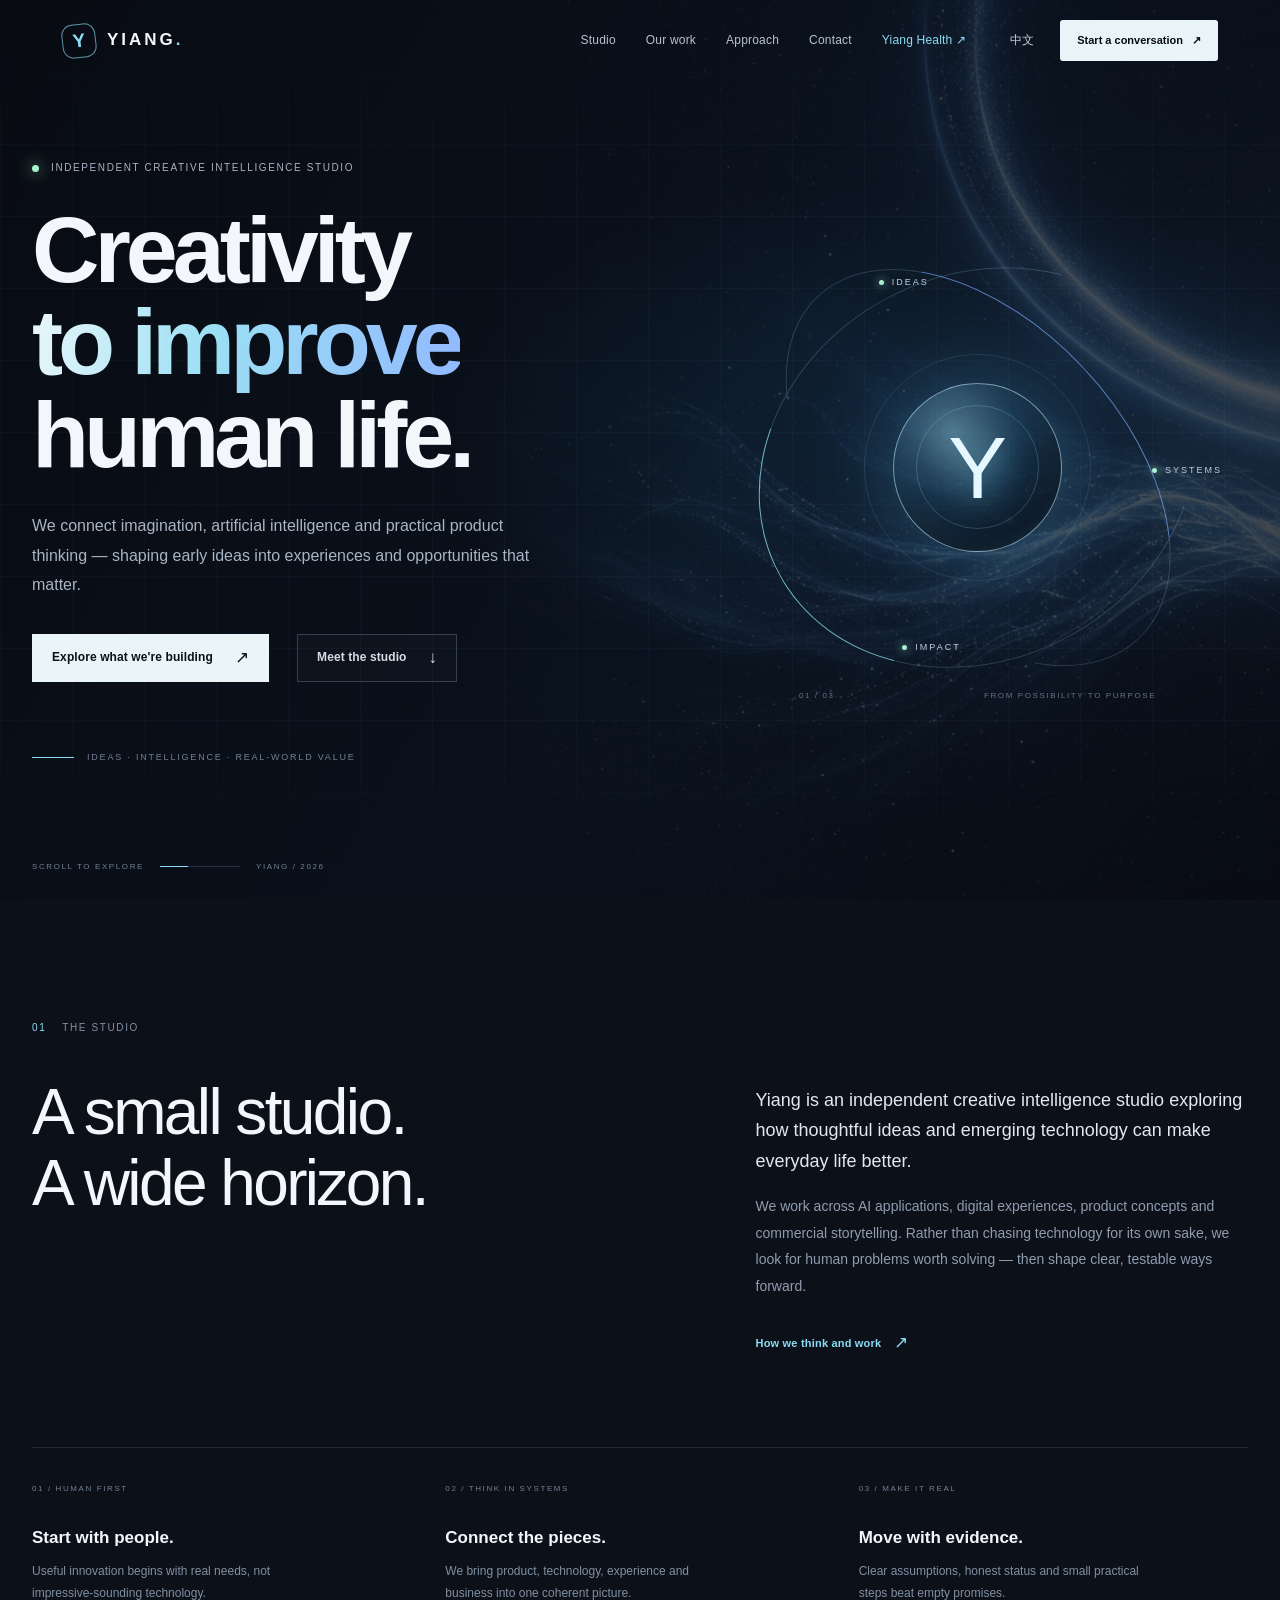
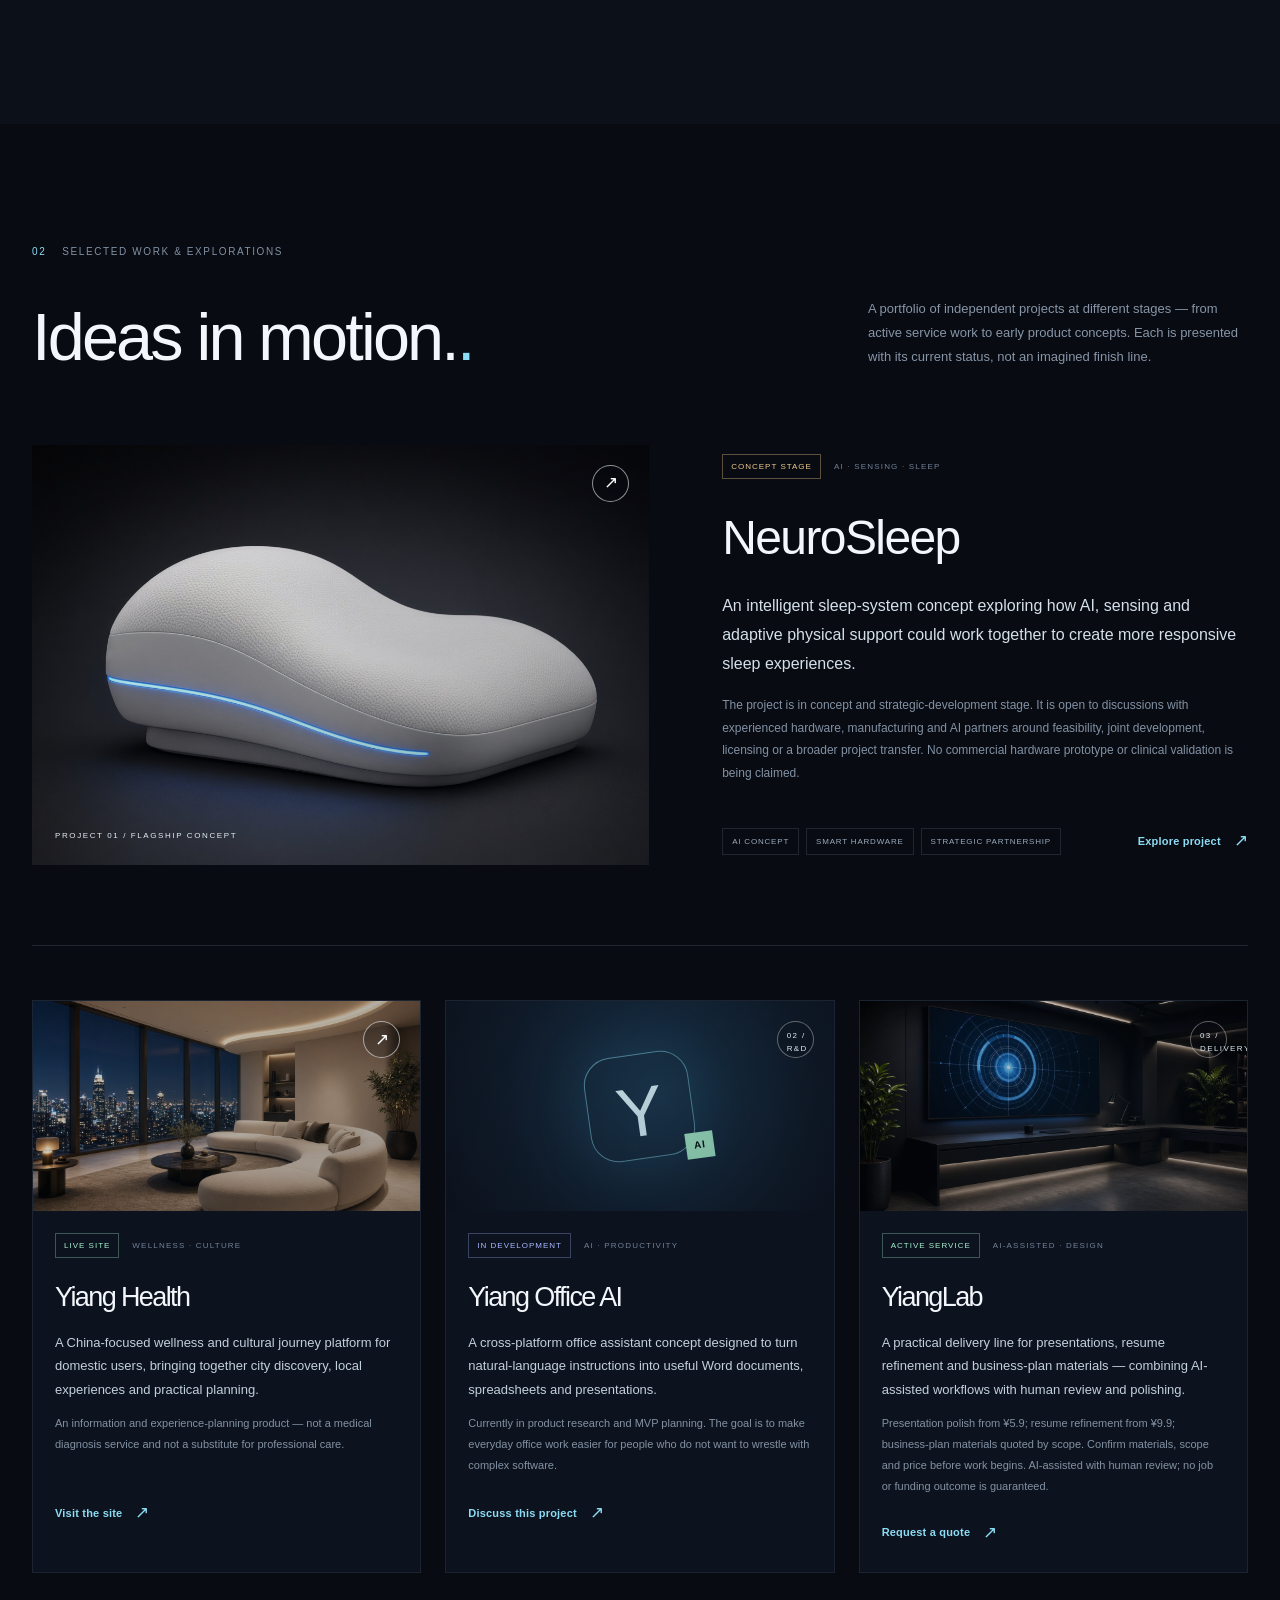
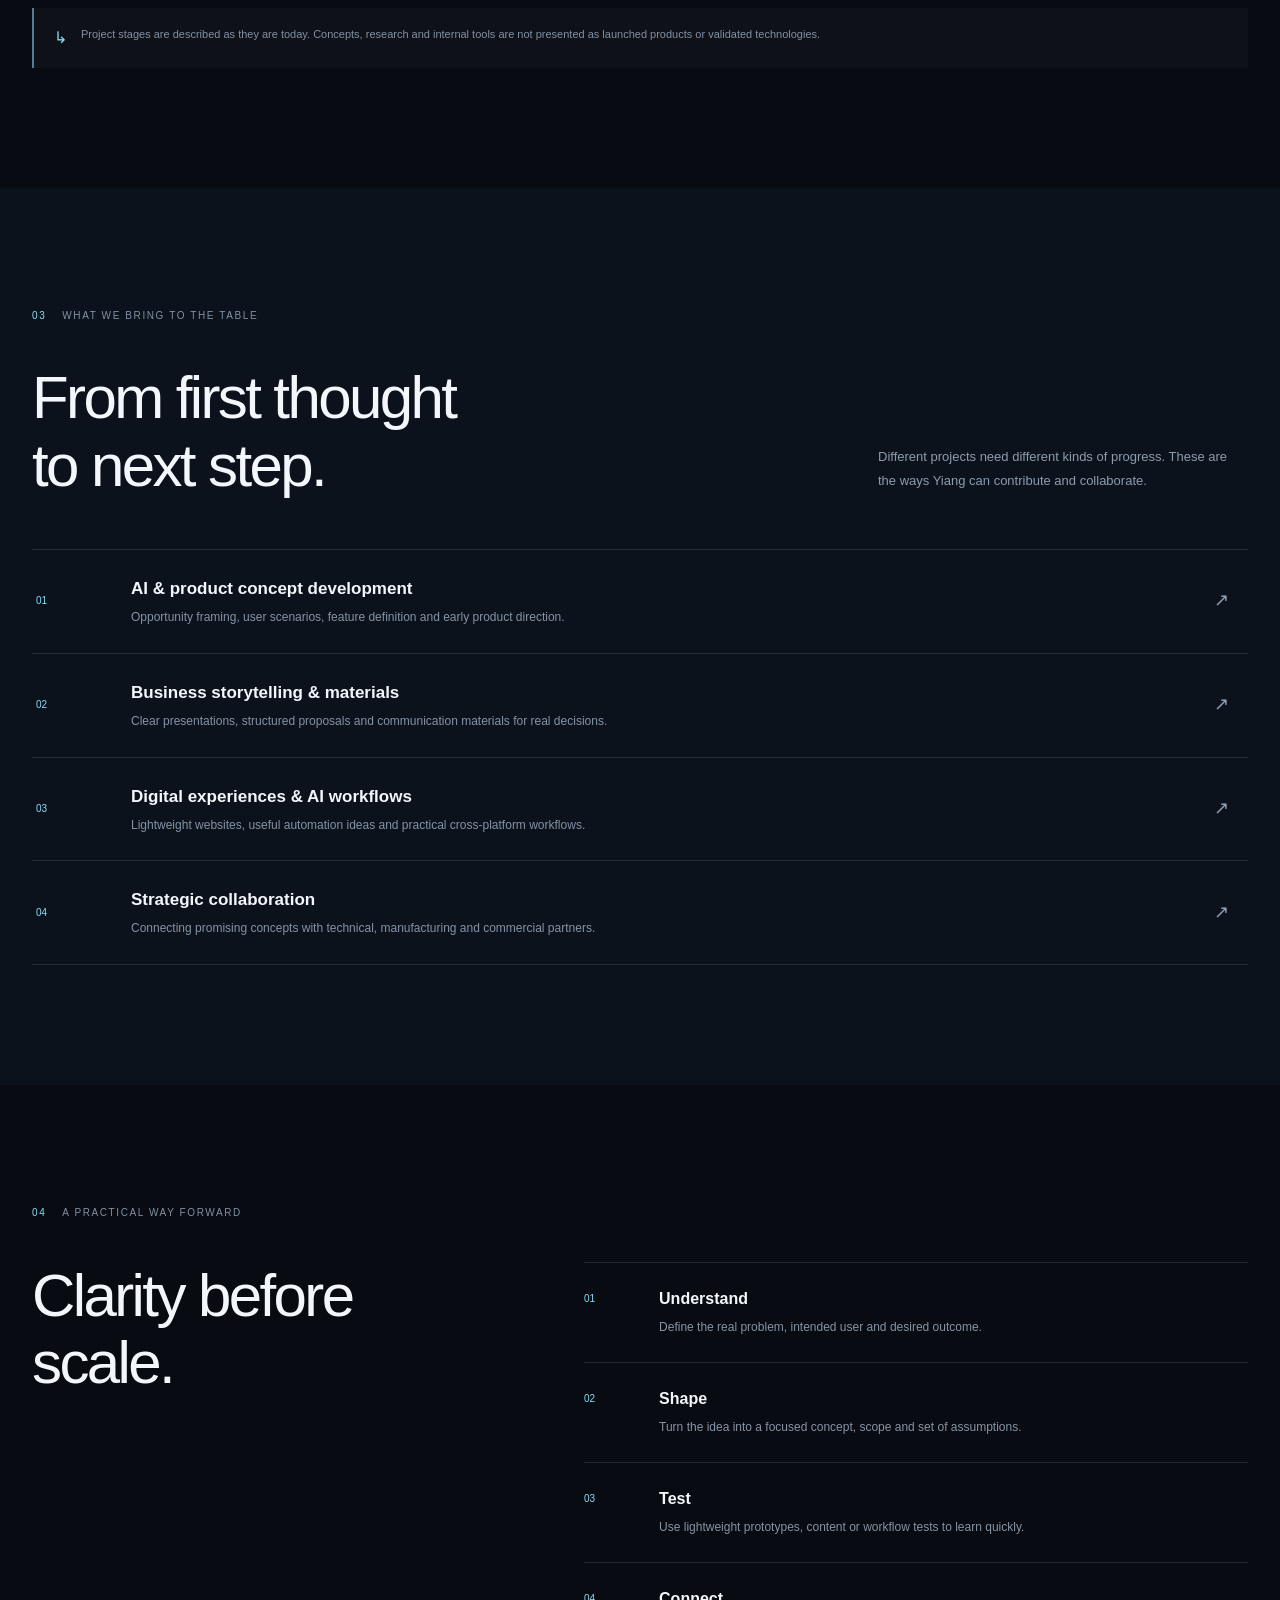
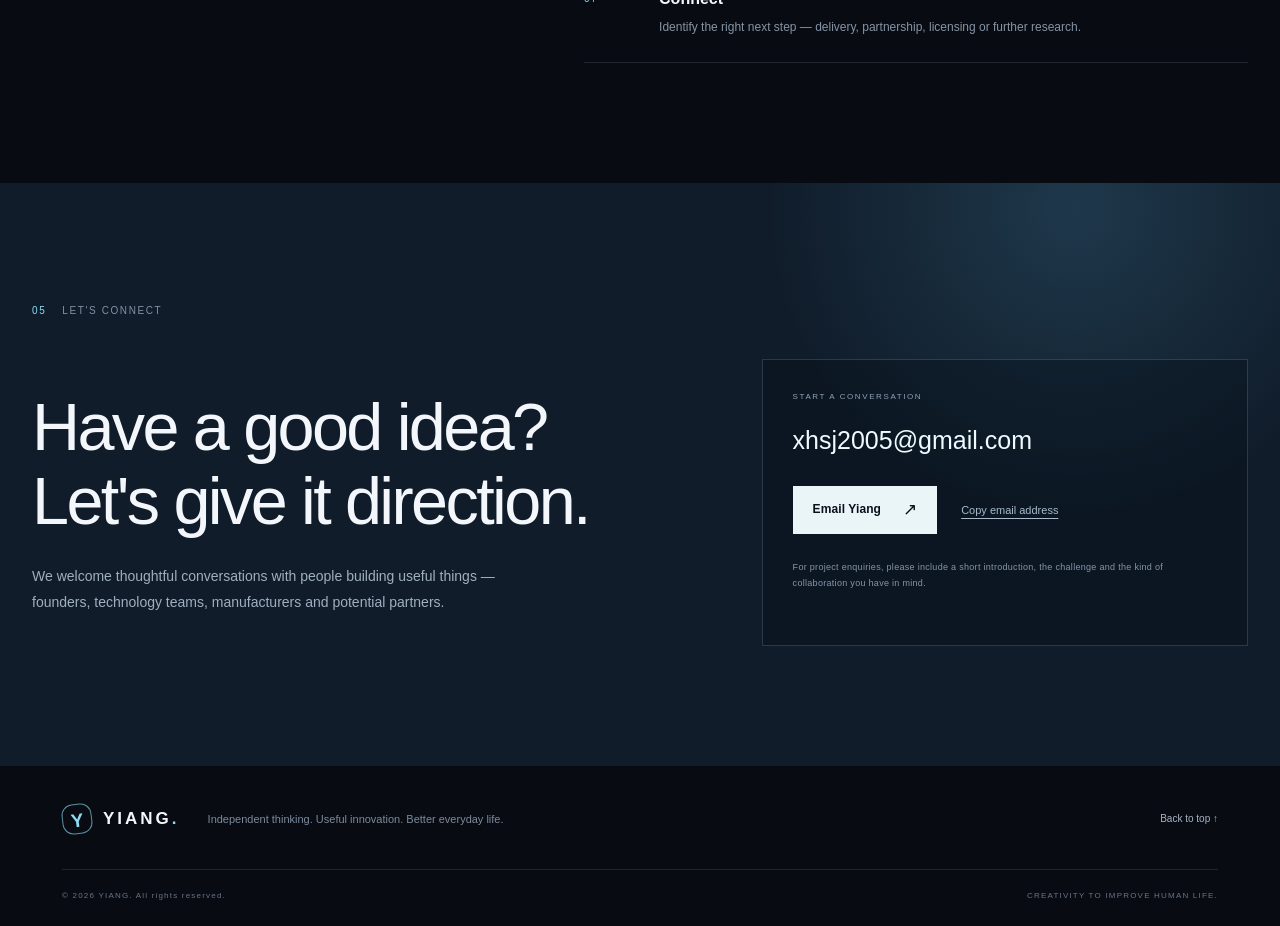
<file: index.html>
<!doctype html>
<html lang="en">
<head>
  <meta charset="utf-8">
  <meta name="viewport" content="width=device-width, initial-scale=1">
  <meta name="theme-color" content="#080b12">
  <title>Yiang — Future Innovation Studio</title>
  <meta name="description" content="Yiang is an independent creative intelligence studio turning ideas into useful products, AI experiences and commercial opportunities. Creativity to improve human life.">
  <meta name="keywords" content="Yiang, creative intelligence, AI products, product concepts, innovation studio, NeuroSleep, Yiang Health, Yiang Office AI">
  <meta property="og:type" content="website">
  <meta property="og:title" content="Yiang — Future Innovation Studio">
  <meta property="og:description" content="Creativity to improve human life. Ideas, intelligent products and opportunities worth building.">
  <meta property="og:url" content="https://yiang1905.github.io/Yiang/">
  <meta property="og:image" content="https://yiang1905.github.io/Yiang/image/hero-cosmic-bg.webp">
  <link rel="canonical" href="https://yiang1905.github.io/Yiang/">
  <!-- Warm the shared GitHub Pages connection and prefetch both project destinations. -->
  <link rel="dns-prefetch" href="//yiang1905.github.io">
  <link rel="preconnect" href="https://yiang1905.github.io" crossorigin>
  <link rel="prefetch" href="https://yiang1905.github.io/Yiang-Health/" as="document">
  <link rel="prefetch" href="https://yiang1905.github.io/NeuroSleep-Site-with-Film/" as="document">
  <link rel="icon" href="image/yiang-logo.png" type="image/png">
  <link rel="stylesheet" href="style.css">
  <script type="application/ld+json">
  {
    "@context":"https://schema.org",
    "@type":"Organization",
    "name":"Yiang",
    "url":"https://yiang1905.github.io/Yiang/",
    "description":"Independent creative intelligence studio focused on AI, product concepts and practical innovation.",
    "email":"xhsj2005@gmail.com",
    "logo":"https://yiang1905.github.io/Yiang/image/yiang-logo.png"
  }
  </script>
</head>
<body>
  <a class="skip-link" href="#main" data-i18n="skip">Skip to content</a>

  <header class="site-header" id="top">
    <div class="nav-shell">
      <a class="brand" href="#top" aria-label="Yiang home">
        <span class="brand-mark">Y</span><span class="brand-name">YIANG<span class="brand-dot">.</span></span>
      </a>
      <button class="menu-toggle" id="menu-toggle" aria-label="Open navigation" aria-expanded="false" aria-controls="primary-nav">
        <span></span><span></span>
      </button>
      <nav class="nav-links" id="primary-nav" aria-label="Primary navigation">
        <a href="#studio" data-i18n="navStudio">Studio</a>
        <a href="#work" data-i18n="navWork">Our work</a>
        <a href="#approach" data-i18n="navApproach">Approach</a>
        <a href="#contact" data-i18n="navContact">Contact</a>
        <a class="nav-health" href="https://yiang1905.github.io/Yiang-Health/" target="_blank" rel="noopener noreferrer">Yiang Health ↗</a>
      </nav>
      <div class="nav-actions">
        <button class="language-toggle" id="language-toggle" type="button" aria-label="Switch language">中文</button>
        <a class="nav-cta" href="#contact" data-i18n="navCta">Start a conversation <span>↗</span></a>
      </div>
    </div>
  </header>

  <main id="main">
    <section class="hero" aria-labelledby="hero-title">
      <div class="hero-art" aria-hidden="true"></div>
      <div class="hero-grid-lines" aria-hidden="true"></div>
      <div class="hero-inner">
        <div class="hero-copy">
          <div class="eyebrow"><span class="eyebrow-dot"></span><span data-i18n="heroEyebrow">INDEPENDENT CREATIVE INTELLIGENCE STUDIO</span></div>
          <h1 id="hero-title"><span data-i18n="heroLine1">Creativity</span><br><span class="gradient-text" data-i18n="heroLine2">to improve</span><br><span data-i18n="heroLine3">human life.</span></h1>
          <p class="hero-lede" data-i18n="heroLede">We connect imagination, artificial intelligence and practical product thinking — shaping early ideas into experiences and opportunities that matter.</p>
          <div class="hero-actions">
            <a class="button button-primary" href="#work"><span data-i18n="heroExplore">Explore what we're building</span><span class="button-arrow">↗</span></a>
            <a class="button button-quiet" href="#studio"><span data-i18n="heroAbout">Meet the studio</span><span class="button-arrow">↓</span></a>
          </div>
          <div class="hero-proof">
            <span class="proof-line"></span>
            <span data-i18n="heroFoot">IDEAS · INTELLIGENCE · REAL-WORLD VALUE</span>
          </div>
        </div>
        <div class="hero-visual" aria-label="Abstract future technology visual">
          <div class="orbit orbit-one"></div><div class="orbit orbit-two"></div>
          <div class="visual-core"><span>Y</span></div>
          <div class="visual-label label-top"><i></i><span data-i18n="visualIdeas">IDEAS</span></div>
          <div class="visual-label label-right"><i></i><span data-i18n="visualSystems">SYSTEMS</span></div>
          <div class="visual-label label-bottom"><i></i><span data-i18n="visualImpact">IMPACT</span></div>
          <div class="visual-caption"><span>01 / 03</span><span data-i18n="visualCaption">FROM POSSIBILITY TO PURPOSE</span></div>
        </div>
      </div>
      <div class="hero-bottom">
        <span data-i18n="scrollLabel">SCROLL TO EXPLORE</span><span class="scroll-track"><i></i></span><span>YIANG / 2026</span>
      </div>
    </section>

    <section class="intro section-pad" id="studio">
      <div class="section-kicker"><span>01</span><span data-i18n="studioKicker">THE STUDIO</span></div>
      <div class="intro-layout">
        <h2 data-i18n="studioTitle">A small studio.<br><em>A wide horizon.</em></h2>
        <div class="intro-copy">
          <p class="intro-lead" data-i18n="studioLead">Yiang is an independent creative intelligence studio exploring how thoughtful ideas and emerging technology can make everyday life better.</p>
          <p data-i18n="studioBody">We work across AI applications, digital experiences, product concepts and commercial storytelling. Rather than chasing technology for its own sake, we look for human problems worth solving — then shape clear, testable ways forward.</p>
          <a class="text-link" href="#approach"><span data-i18n="studioLink">How we think and work</span><b>↗</b></a>
        </div>
      </div>
      <div class="principles">
        <article class="principle">
          <span class="principle-no">01 / HUMAN FIRST</span>
          <h3 data-i18n="principle1Title">Start with people.</h3>
          <p data-i18n="principle1Body">Useful innovation begins with real needs, not impressive-sounding technology.</p>
        </article>
        <article class="principle">
          <span class="principle-no">02 / THINK IN SYSTEMS</span>
          <h3 data-i18n="principle2Title">Connect the pieces.</h3>
          <p data-i18n="principle2Body">We bring product, technology, experience and business into one coherent picture.</p>
        </article>
        <article class="principle">
          <span class="principle-no">03 / MAKE IT REAL</span>
          <h3 data-i18n="principle3Title">Move with evidence.</h3>
          <p data-i18n="principle3Body">Clear assumptions, honest status and small practical steps beat empty promises.</p>
        </article>
      </div>
    </section>

    <section class="work-section section-pad" id="work">
      <div class="section-heading">
        <div><div class="section-kicker"><span>02</span><span data-i18n="workKicker">SELECTED WORK & EXPLORATIONS</span></div><h2 data-i18n="workTitle">Ideas in motion<span class="accent">.</span></h2></div>
        <p data-i18n="workIntro">A portfolio of independent projects at different stages — from active service work to early product concepts. Each is presented with its current status, not an imagined finish line.</p>
      </div>

      <article class="project project-featured">
        <a class="project-image neuro-image" href="https://yiang1905.github.io/NeuroSleep-Site-with-Film/" target="_blank" rel="noopener noreferrer" aria-label="Explore NeuroSleep">
          <img src="image/neurosleep-device.webp" alt="NeuroSleep intelligent sleep system concept visual" loading="lazy">
          <span class="image-index">PROJECT 01 / FLAGSHIP CONCEPT</span><span class="image-open">↗</span>
        </a>
        <div class="project-info">
          <div class="project-meta"><span class="status status-concept" data-i18n="statusConcept">CONCEPT STAGE</span><span>AI · SENSING · SLEEP</span></div>
          <h3>NeuroSleep</h3>
          <p class="project-summary" data-i18n="neuroSummary">An intelligent sleep-system concept exploring how AI, sensing and adaptive physical support could work together to create more responsive sleep experiences.</p>
          <p class="project-detail" data-i18n="neuroDetail">The project is in concept and strategic-development stage. It is open to discussions with experienced hardware, manufacturing and AI partners around feasibility, joint development, licensing or a broader project transfer. No commercial hardware prototype or clinical validation is being claimed.</p>
          <div class="project-bottom"><div class="tag-list"><span>AI CONCEPT</span><span>SMART HARDWARE</span><span>STRATEGIC PARTNERSHIP</span></div><a class="text-link" href="https://yiang1905.github.io/NeuroSleep-Site-with-Film/" target="_blank" rel="noopener noreferrer"><span data-i18n="viewProject">Explore project</span><b>↗</b></a></div>
        </div>
      </article>

      <div class="project-grid">
        <article class="project project-card">
          <a class="card-image" href="https://yiang1905.github.io/Yiang-Health/" target="_blank" rel="noopener noreferrer"><img src="image/ai-lifestyle-room.webp" alt="Yiang Health lifestyle and wellness experience" loading="lazy"><span class="image-open">↗</span></a>
          <div class="card-content">
            <div class="project-meta"><span class="status status-live" data-i18n="statusLive">LIVE SITE</span><span>WELLNESS · CULTURE</span></div>
            <h3>Yiang Health</h3>
            <p data-i18n="healthSummary">A China-focused wellness and cultural journey platform for domestic users, bringing together city discovery, local experiences and practical planning.</p>
            <p class="project-detail" data-i18n="healthDetail">An information and experience-planning product — not a medical diagnosis service and not a substitute for professional care.</p>
            <a class="text-link" href="https://yiang1905.github.io/Yiang-Health/" target="_blank" rel="noopener noreferrer"><span data-i18n="visitSite">Visit the site</span><b>↗</b></a>
          </div>
        </article>
        <article class="project project-card">
          <div class="card-image office-image"><div class="office-mark"><span>Y</span><i>AI</i></div><span class="image-open image-static">02 / R&amp;D</span></div>
          <div class="card-content">
            <div class="project-meta"><span class="status status-build" data-i18n="statusRAndD">IN DEVELOPMENT</span><span>AI · PRODUCTIVITY</span></div>
            <h3>Yiang Office AI</h3>
            <p data-i18n="officeSummary">A cross-platform office assistant concept designed to turn natural-language instructions into useful Word documents, spreadsheets and presentations.</p>
            <p class="project-detail" data-i18n="officeDetail">Currently in product research and MVP planning. The goal is to make everyday office work easier for people who do not want to wrestle with complex software.</p>
            <a class="text-link" href="#contact"><span data-i18n="discussProject">Discuss this project</span><b>↗</b></a>
          </div>
        </article>
        <article class="project project-card">
          <div class="card-image lab-image"><img src="image/studio-interior.webp" alt="Creative studio workspace" loading="lazy"><span class="image-open image-static">03 / DELIVERY</span></div>
          <div class="card-content">
            <div class="project-meta"><span class="status status-active" data-i18n="statusActive">ACTIVE SERVICE</span><span>AI-ASSISTED · DESIGN</span></div>
            <h3>YiangLab</h3>
            <p data-i18n="labSummary">A practical delivery line for presentations, resume refinement and business-plan materials — combining AI-assisted workflows with human review and polishing.</p>
            <p class="project-detail" data-i18n="labDetail">Focused on clear structure, readable design and useful deliverables. Scope and turnaround are agreed before work begins.</p>
            <a class="text-link" href="mailto:xhsj2005@gmail.com?subject=YiangLab%20service%20enquiry"><span data-i18n="askAboutServices">Request a quote</span><b>↗</b></a>
          </div>
        </article>
      </div>
      <div class="portfolio-note"><span class="note-symbol">↳</span><p data-i18n="portfolioNote">Project stages are described as they are today. Concepts, research and internal tools are not presented as launched products or validated technologies.</p></div>
    </section>

    <section class="capabilities section-pad" id="capabilities">
      <div class="section-kicker"><span>03</span><span data-i18n="capKicker">WHAT WE BRING TO THE TABLE</span></div>
      <div class="cap-heading"><h2 data-i18n="capTitle">From first thought<br>to next step.</h2><p data-i18n="capIntro">Different projects need different kinds of progress. These are the ways Yiang can contribute and collaborate.</p></div>
      <div class="cap-list">
        <article><span>01</span><div><h3 data-i18n="cap1Title">AI & product concept development</h3><p data-i18n="cap1Body">Opportunity framing, user scenarios, feature definition and early product direction.</p></div><b>↗</b></article>
        <article><span>02</span><div><h3 data-i18n="cap2Title">Business storytelling & materials</h3><p data-i18n="cap2Body">Clear presentations, structured proposals and communication materials for real decisions.</p></div><b>↗</b></article>
        <article><span>03</span><div><h3 data-i18n="cap3Title">Digital experiences & AI workflows</h3><p data-i18n="cap3Body">Lightweight websites, useful automation ideas and practical cross-platform workflows.</p></div><b>↗</b></article>
        <article><span>04</span><div><h3 data-i18n="cap4Title">Strategic collaboration</h3><p data-i18n="cap4Body">Connecting promising concepts with technical, manufacturing and commercial partners.</p></div><b>↗</b></article>
      </div>
    </section>

    <section class="approach section-pad" id="approach">
      <div class="section-kicker"><span>04</span><span data-i18n="approachKicker">A PRACTICAL WAY FORWARD</span></div>
      <div class="approach-layout">
        <h2 data-i18n="approachTitle">Clarity before scale.</h2>
        <div class="approach-steps">
          <article><span>01</span><div><h3 data-i18n="step1Title">Understand</h3><p data-i18n="step1Body">Define the real problem, intended user and desired outcome.</p></div></article>
          <article><span>02</span><div><h3 data-i18n="step2Title">Shape</h3><p data-i18n="step2Body">Turn the idea into a focused concept, scope and set of assumptions.</p></div></article>
          <article><span>03</span><div><h3 data-i18n="step3Title">Test</h3><p data-i18n="step3Body">Use lightweight prototypes, content or workflow tests to learn quickly.</p></div></article>
          <article><span>04</span><div><h3 data-i18n="step4Title">Connect</h3><p data-i18n="step4Body">Identify the right next step — delivery, partnership, licensing or further research.</p></div></article>
        </div>
      </div>
    </section>

    <section class="contact-section section-pad" id="contact">
      <div class="contact-glow" aria-hidden="true"></div>
      <div class="section-kicker"><span>05</span><span data-i18n="contactKicker">LET'S CONNECT</span></div>
      <div class="contact-layout">
        <div><h2 data-i18n="contactTitle">Have a good idea?<br><em>Let's give it direction.</em></h2><p data-i18n="contactIntro">We welcome thoughtful conversations with people building useful things — founders, technology teams, manufacturers and potential partners.</p></div>
        <div class="contact-panel">
          <span class="contact-label" data-i18n="contactLabel">START A CONVERSATION</span>
          <a class="email-address" href="mailto:xhsj2005@gmail.com">xhsj2005@gmail.com</a>
          <div class="contact-actions">
            <a class="button button-primary" href="mailto:xhsj2005@gmail.com?subject=Hello%20Yiang"><span data-i18n="emailButton">Email Yiang</span><span class="button-arrow">↗</span></a>
            <button class="copy-button" id="copy-email" type="button" data-i18n="copyEmail">Copy email address</button>
          </div>
          <p class="contact-small" data-i18n="contactNote">For project enquiries, please include a short introduction, the challenge and the kind of collaboration you have in mind.</p>
          <span class="copy-feedback" id="copy-feedback" role="status" aria-live="polite"></span>
        </div>
      </div>
    </section>
  </main>

  <footer class="site-footer">
    <div class="footer-top">
      <a class="brand footer-brand" href="#top"><span class="brand-mark">Y</span><span class="brand-name">YIANG<span class="brand-dot">.</span></span></a>
      <p data-i18n="footerLine">Independent thinking. Useful innovation. Better everyday life.</p>
      <a class="back-top" href="#top"><span data-i18n="backTop">Back to top</span> ↑</a>
    </div>
    <div class="footer-bottom"><span>© <span id="year">2026</span> YIANG. <span data-i18n="rights">All rights reserved.</span></span><span data-i18n="footerTag">CREATIVITY TO IMPROVE HUMAN LIFE.</span></div>
  </footer>

  <script src="script.js" defer></script>
</body>
</html>
</file>
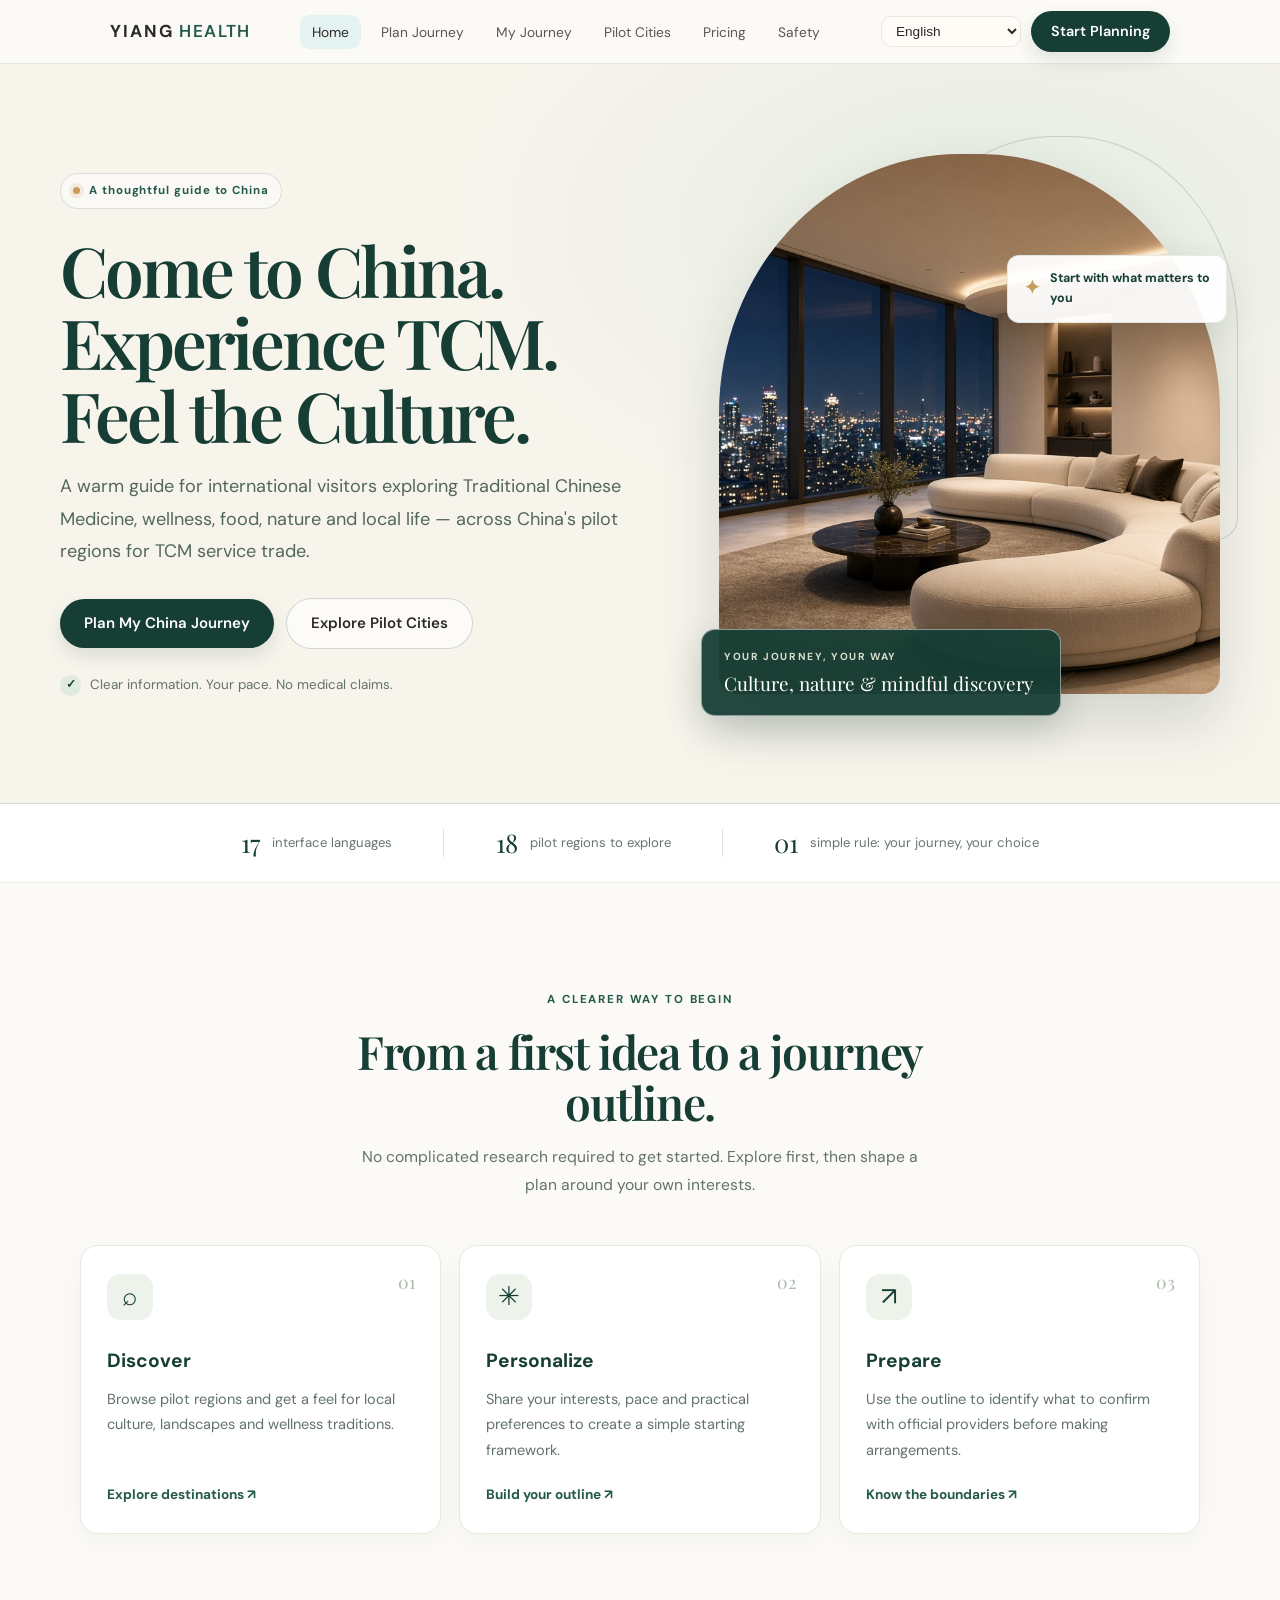
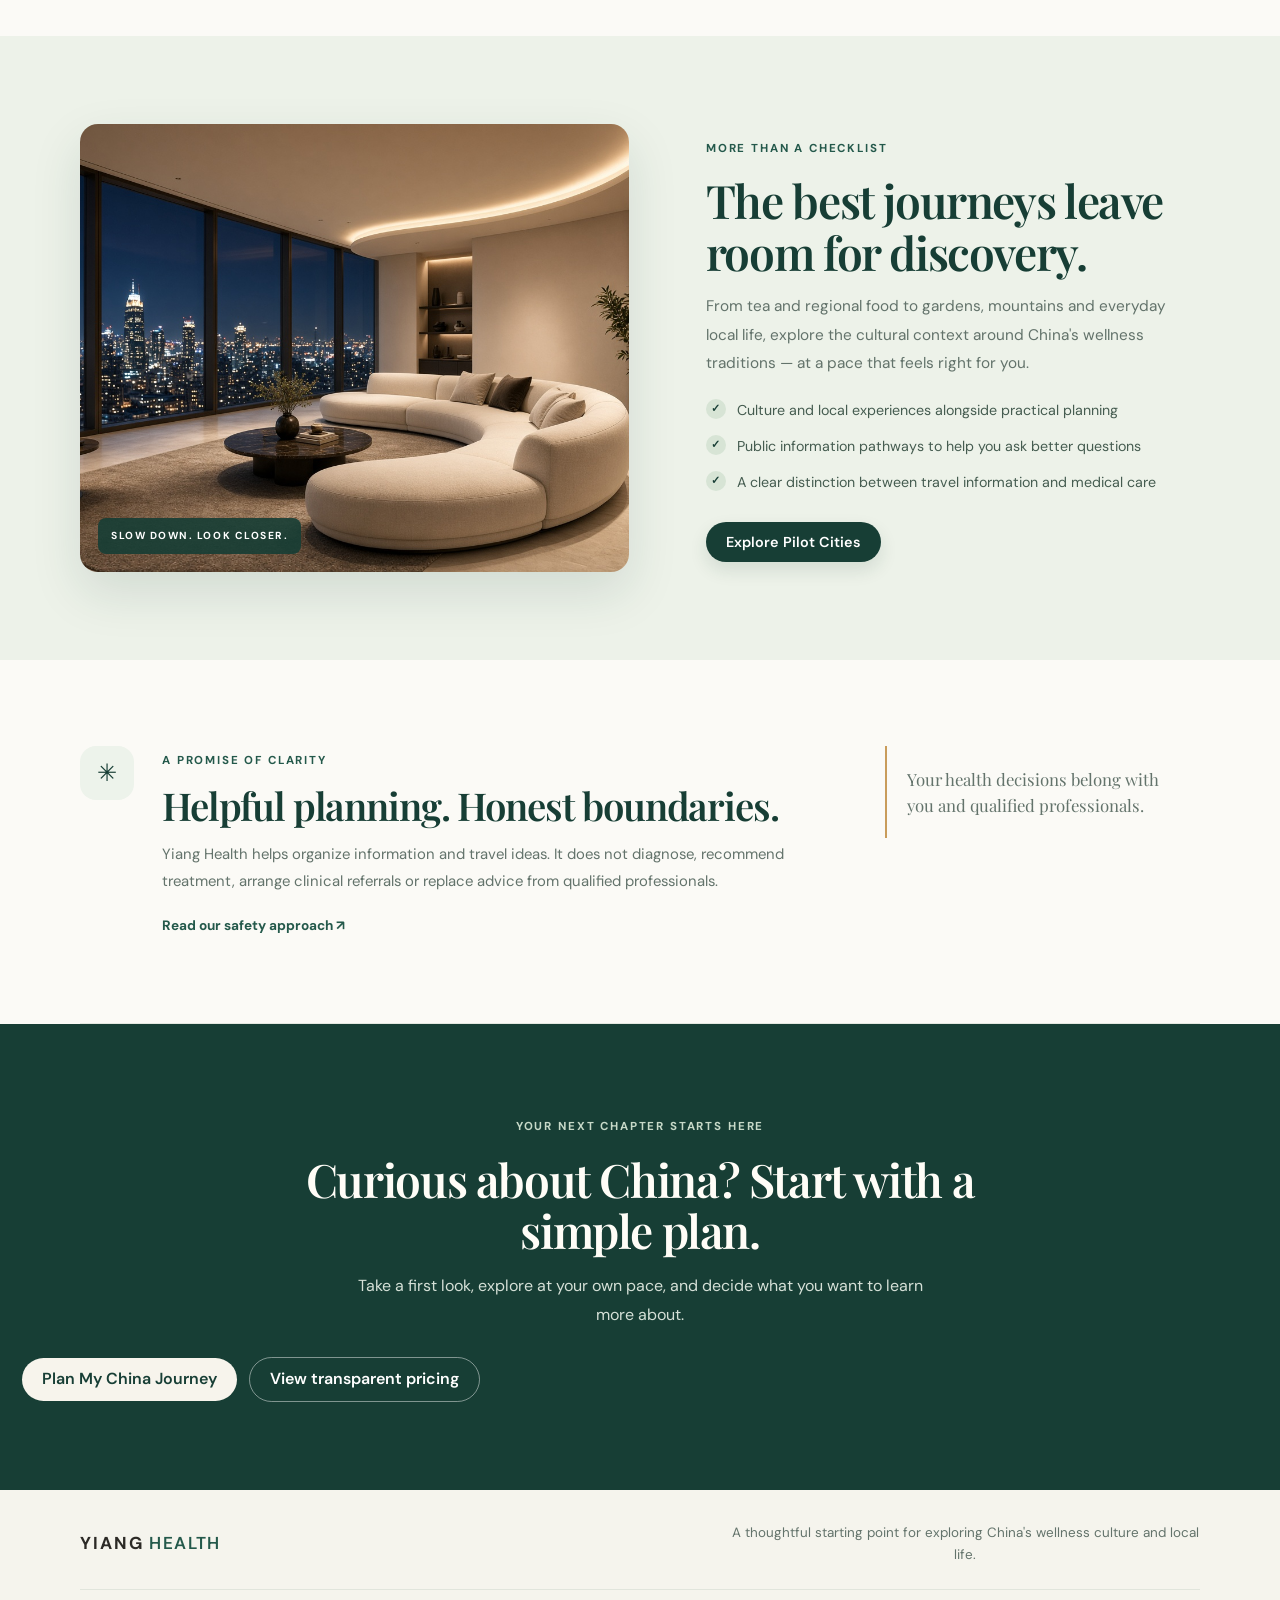
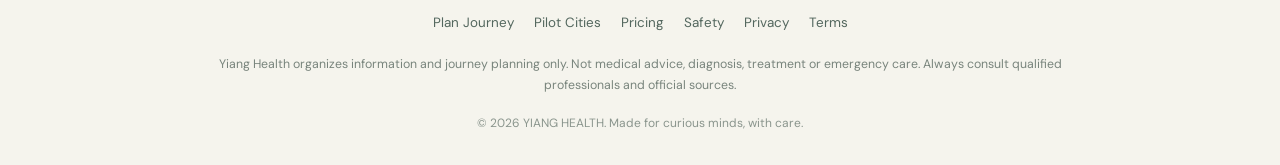
<file: health/index.html>
<!DOCTYPE html>
<html lang="en">
<head>
  <meta charset="UTF-8">
  <meta name="viewport" content="width=device-width, initial-scale=1, viewport-fit=cover">
  <meta name="description" content="Explore China's TCM culture, wellness traditions and local experiences with a thoughtful, multilingual journey planner from Yiang Health.">
  <meta name="theme-color" content="#173e35">
  <meta property="og:type" content="website">
  <meta property="og:title" content="Yiang Health — A more thoughtful way to explore China">
  <meta property="og:description" content="Explore TCM culture, wellness traditions, nature and local life. Plan at your own pace with clear information and safety boundaries.">
  <meta property="og:site_name" content="Yiang Health">
  <meta name="twitter:card" content="summary_large_image">
  <meta name="twitter:title" content="Yiang Health — Explore China, thoughtfully">
  <meta name="twitter:description" content="A multilingual starting point for TCM culture, wellness and local experiences in China.">
  <title>Yiang Health — Explore China, Thoughtfully</title>
  <link rel="canonical" href="https://yiang1905.github.io/Yiang-Health/">
  <link rel="manifest" href="manifest.json">
  <link rel="preconnect" href="https://fonts.googleapis.com">
  <link rel="preconnect" href="https://fonts.gstatic.com" crossorigin>
  <link href="https://fonts.googleapis.com/css2?family=DM+Sans:wght@400;500;600;700&family=Playfair+Display:wght@500;600;700&display=swap" rel="stylesheet">
  <link rel="stylesheet" href="style.css">
</head>
<body class="home-redesign">
  <header class="site-header">
    <div class="header-inner">
      <a href="index.html" class="logo" aria-label="Yiang Health home">YIANG <span>HEALTH</span></a>
      <button class="nav-toggle" aria-label="Menu" type="button" aria-expanded="false">
        <span></span><span></span><span></span>
      </button>
      <ul class="nav-links">
        <li><a href="index.html" data-i18n="nav_home">Home</a></li>
        <li><a href="planner.html" data-i18n="nav_planner">Plan Journey</a></li>
        <li><a href="dashboard.html" data-i18n="nav_dashboard">My Journey</a></li>
        <li><a href="destinations.html" data-i18n="nav_destinations">Pilot Cities</a></li>
        <li><a href="pricing.html" data-i18n="nav_pricing">Pricing</a></li>
        <li><a href="safety.html" data-i18n="nav_safety">Safety</a></li>
      </ul>
      <div class="header-actions">
        <select id="lang-select" aria-label="Language"></select>
        <a href="planner.html" class="btn btn-primary" data-i18n="nav_start">Start Planning</a>
      </div>
    </div>
  </header>

  <main>
    <section class="home-hero">
      <div class="home-hero-inner">
        <div class="home-hero-copy">
          <div class="eyebrow"><span class="eyebrow-dot"></span><span data-i18n="home_eyebrow">A thoughtful guide to China</span></div>
          <h1 data-i18n="hero_title">Come to China. Experience TCM. Feel the Culture.</h1>
          <p class="home-hero-sub" data-i18n="hero_subtitle">A warm guide for international visitors exploring Traditional Chinese Medicine, wellness, food, nature and local life.</p>
          <div class="home-hero-cta">
            <a href="planner.html" class="btn btn-primary btn-lg" data-i18n="btn_start">Plan My China Journey</a>
            <a href="destinations.html" class="btn btn-secondary btn-lg" data-i18n="btn_explore">Explore Pilot Cities</a>
          </div>
          <div class="home-hero-note"><span class="note-mark">✓</span><span data-i18n="home_hero_note">Clear information. Your pace. No medical claims.</span></div>
        </div>
        <div class="home-hero-visual">
          <img src="image/hero-wellness.webp" alt="A calm, nature-inspired wellness scene in China" fetchpriority="high">
          <div class="visual-caption">
            <span class="caption-kicker" data-i18n="home_visual_kicker">YOUR JOURNEY, YOUR WAY</span>
            <span class="caption-title" data-i18n="home_visual_title">Culture, nature & mindful discovery</span>
          </div>
          <div class="floating-note"><span class="floating-note-icon">✦</span><span data-i18n="home_float_note">Start with what matters to you</span></div>
        </div>
      </div>
      <div class="hero-bottom-line" aria-hidden="true"></div>
    </section>

    <section class="home-proof-strip" aria-label="Yiang Health approach">
      <div class="proof-item"><span class="proof-number">17</span><span data-i18n="home_proof_languages">interface languages</span></div>
      <div class="proof-divider"></div>
      <div class="proof-item"><span class="proof-number">18</span><span data-i18n="home_proof_regions">pilot regions to explore</span></div>
      <div class="proof-divider"></div>
      <div class="proof-item"><span class="proof-number">01</span><span data-i18n="home_proof_rule">simple rule: your journey, your choice</span></div>
    </section>

    <section class="home-section home-how">
      <div class="section-heading">
        <span class="section-kicker" data-i18n="home_how_kicker">A CLEARER WAY TO BEGIN</span>
        <h2 data-i18n="home_how_title">From a first idea to a journey outline.</h2>
        <p data-i18n="home_how_sub">No complicated research required to get started. Explore first, then shape a plan around your own interests.</p>
      </div>
      <div class="home-steps">
        <article class="home-step">
          <span class="step-index">01</span>
          <div class="step-icon" aria-hidden="true">⌕</div>
          <h3 data-i18n="home_step1_title">Discover</h3>
          <p data-i18n="home_step1_desc">Browse pilot regions and get a feel for local culture, landscapes and wellness traditions.</p>
          <a href="destinations.html" class="text-link" data-i18n="home_step1_link">Explore destinations <span aria-hidden="true">↗</span></a>
        </article>
        <article class="home-step">
          <span class="step-index">02</span>
          <div class="step-icon" aria-hidden="true">✳</div>
          <h3 data-i18n="home_step2_title">Personalize</h3>
          <p data-i18n="home_step2_desc">Share your interests, pace and practical preferences to create a simple starting framework.</p>
          <a href="planner.html" class="text-link" data-i18n="home_step2_link">Build your outline <span aria-hidden="true">↗</span></a>
        </article>
        <article class="home-step">
          <span class="step-index">03</span>
          <div class="step-icon" aria-hidden="true">↗</div>
          <h3 data-i18n="home_step3_title">Prepare</h3>
          <p data-i18n="home_step3_desc">Use the outline to identify what to confirm with official providers before making arrangements.</p>
          <a href="safety.html" class="text-link" data-i18n="home_step3_link">Know the boundaries <span aria-hidden="true">↗</span></a>
        </article>
      </div>
    </section>

    <section class="home-feature-band">
      <div class="feature-image-wrap">
        <img src="image/hero-wellness.webp" alt="" loading="lazy">
        <div class="feature-image-label" data-i18n="home_feature_image_label">SLOW DOWN. LOOK CLOSER.</div>
      </div>
      <div class="feature-copy">
        <span class="section-kicker" data-i18n="home_feature_kicker">MORE THAN A CHECKLIST</span>
        <h2 data-i18n="home_feature_title">The best journeys leave room for discovery.</h2>
        <p data-i18n="home_feature_desc">From tea and regional food to gardens, mountains and everyday local life, explore the cultural context around China's wellness traditions — at a pace that feels right for you.</p>
        <ul class="feature-list">
          <li><span>✓</span><span data-i18n="home_feature_bullet1">Culture and local experiences alongside practical planning</span></li>
          <li><span>✓</span><span data-i18n="home_feature_bullet2">Public information pathways to help you ask better questions</span></li>
          <li><span>✓</span><span data-i18n="home_feature_bullet3">A clear distinction between travel information and medical care</span></li>
        </ul>
        <a href="destinations.html" class="btn btn-primary" data-i18n="btn_explore">Explore Pilot Cities</a>
      </div>
    </section>

    <section class="home-safety">
      <div class="safety-symbol" aria-hidden="true">✳</div>
      <div class="safety-copy">
        <span class="section-kicker" data-i18n="home_safety_kicker">A PROMISE OF CLARITY</span>
        <h2 data-i18n="home_safety_title">Helpful planning. Honest boundaries.</h2>
        <p data-i18n="home_safety_desc">Yiang Health helps organize information and travel ideas. It does not diagnose, recommend treatment, arrange clinical referrals or replace advice from qualified professionals.</p>
        <a href="safety.html" class="text-link" data-i18n="home_safety_link">Read our safety approach <span aria-hidden="true">↗</span></a>
      </div>
      <div class="safety-side-note"><span data-i18n="home_safety_side">Your health decisions belong with you and qualified professionals.</span></div>
    </section>

    <section class="home-final-cta">
      <span class="section-kicker" data-i18n="home_final_kicker">YOUR NEXT CHAPTER STARTS HERE</span>
      <h2 data-i18n="home_final_title">Curious about China? Start with a simple plan.</h2>
      <p data-i18n="home_final_desc">Take a first look, explore at your own pace, and decide what you want to learn more about.</p>
      <div class="home-hero-cta">
        <a href="planner.html" class="btn btn-light btn-lg" data-i18n="btn_start">Plan My China Journey</a>
        <a href="pricing.html" class="btn btn-outline-light btn-lg" data-i18n="home_view_pricing">View transparent pricing</a>
      </div>
    </section>
  </main>

  <footer class="site-footer home-footer">
    <div class="footer-inner">
      <div class="home-footer-top">
        <a href="index.html" class="logo">YIANG <span>HEALTH</span></a>
        <p data-i18n="home_footer_mission">A thoughtful starting point for exploring China's wellness culture and local life.</p>
      </div>
      <div class="footer-links">
        <a href="planner.html" data-i18n="nav_planner">Plan Journey</a>
        <a href="destinations.html" data-i18n="nav_destinations">Pilot Cities</a>
        <a href="pricing.html" data-i18n="nav_pricing">Pricing</a>
        <a href="safety.html" data-i18n="footer_safety">Safety</a>
        <a href="privacy.html" data-i18n="footer_privacy">Privacy</a>
        <a href="terms.html" data-i18n="footer_terms">Terms</a>
      </div>
      <p class="footer-disclaimer" data-i18n="footer_disclaimer">Yiang Health organizes information and journey planning only. Not medical advice, diagnosis, treatment or emergency care. Always consult qualified professionals and official sources.</p>
      <p class="footer-copy">© 2026 YIANG HEALTH. <span data-i18n="home_footer_rights">Made for curious minds, with care.</span></p>
    </div>
  </footer>

  <script src="modules/config.js"></script>
  <script src="modules/data.js"></script>
  <script src="modules/safety.js"></script>
  <script src="modules/i18n.js"></script>
  <script src="modules/wellness.js"></script>
  <script src="modules/destinations.js"></script>
  <script src="modules/planner.js"></script>
  <script src="script.js"></script>
  <script>
    if ('serviceWorker' in navigator) navigator.serviceWorker.register('service-worker.js').catch(() => {});
  </script>
</body>
</html>
</file>
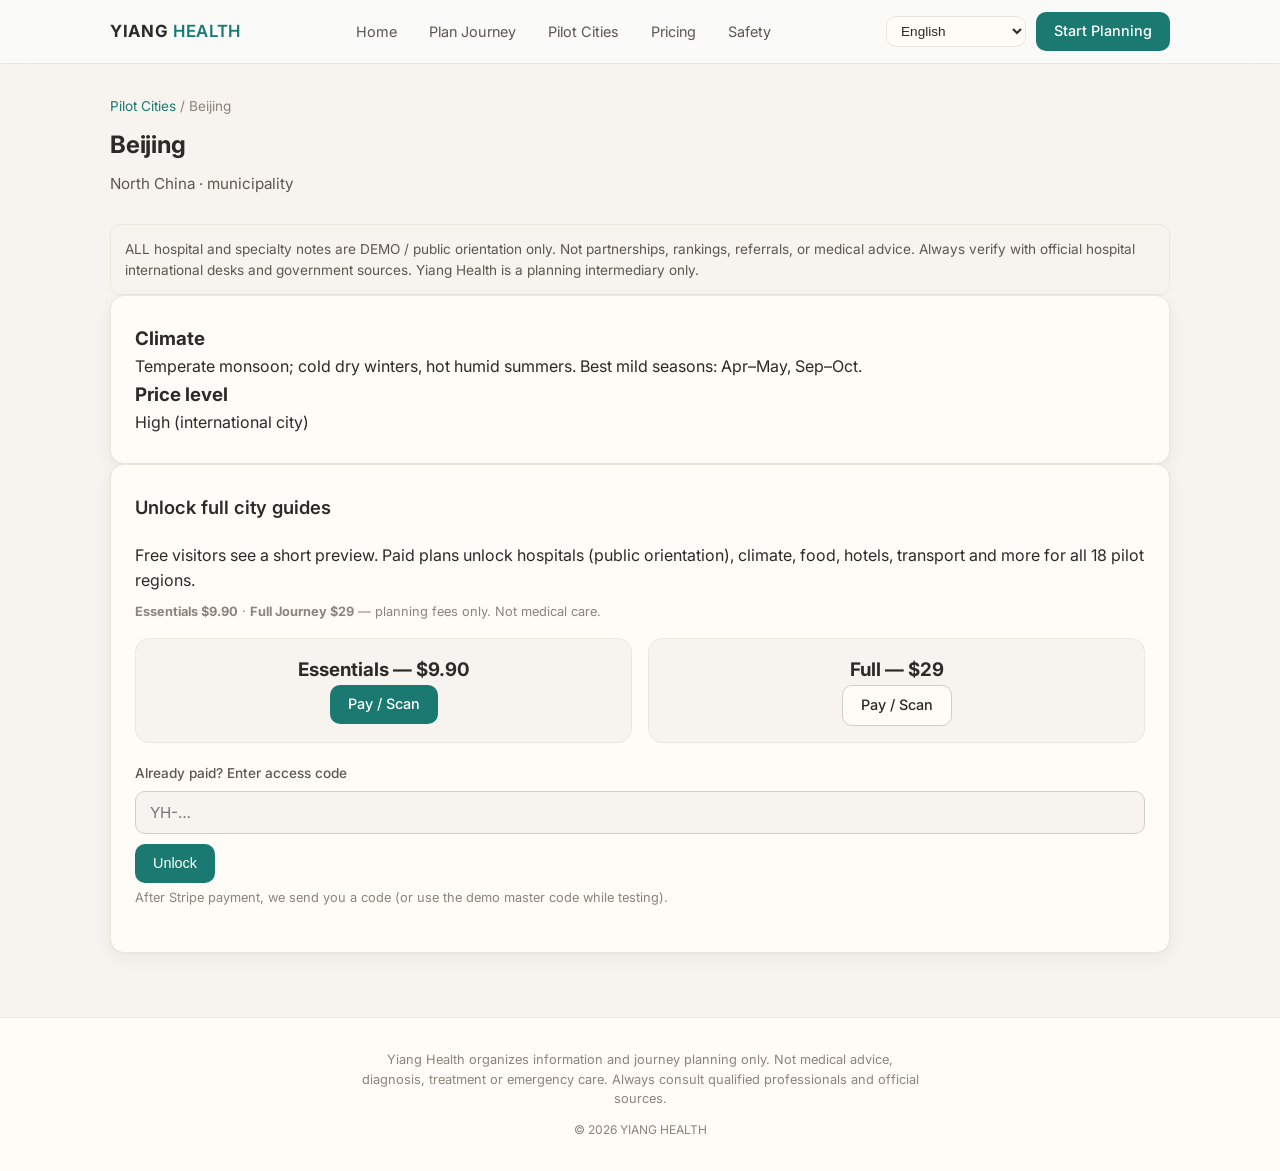
<file: health/city.html>
<!DOCTYPE html>
<html lang="en">
<head>
  <meta charset="UTF-8">
  <meta name="viewport" content="width=device-width, initial-scale=1, viewport-fit=cover">
  <meta name="description" content="Pilot city detail — TCM orientation, climate, food, transport, hotels. Yiang Health planning intermediary. Not medical advice.">
  <meta name="theme-color" content="#1a7a72">
  <title>City Guide — Yiang Health</title>
  <link rel="manifest" href="manifest.json">
  <link rel="stylesheet" href="style.css">
  <link href="https://fonts.googleapis.com/css2?family=Inter:wght@400;500;600;700&display=swap" rel="stylesheet">
</head>
<body>
  <header class="site-header">
    <div class="header-inner">
      <a href="index.html" class="logo">YIANG <span>HEALTH</span></a>
      <button class="nav-toggle" aria-label="Menu" type="button"><span></span><span></span><span></span></button>
      <ul class="nav-links">
        <li><a href="index.html" data-i18n="nav_home">Home</a></li>
        <li><a href="planner.html" data-i18n="nav_planner">Plan Journey</a></li>
        <li><a href="destinations.html" data-i18n="nav_destinations">Pilot Cities</a></li>
        <li><a href="pricing.html" data-i18n="nav_pricing">Pricing</a></li>
        <li><a href="safety.html" data-i18n="nav_safety">Safety</a></li>
      </ul>
      <div class="header-actions">
        <select id="lang-select" aria-label="Language"></select>
        <a href="pricing.html" class="btn btn-primary" data-i18n="nav_start">Start Planning</a>
      </div>
    </div>
  </header>

  <main class="main">
    <div class="city-page" id="city-root">
      <p class="section-sub">Loading…</p>
    </div>
  </main>

  <footer class="site-footer">
    <div class="footer-inner">
      <p class="footer-disclaimer" data-i18n="footer_disclaimer">Yiang Health organizes information and journey planning only. Not medical advice.</p>
      <p class="footer-copy">© 2026 YIANG HEALTH</p>
    </div>
  </footer>

  <script src="modules/config.js"></script>
  <script src="modules/data.js"></script>
  <script src="modules/safety.js"></script>
  <script src="modules/i18n.js"></script>
  <script src="modules/access.js"></script>
  <script src="modules/wellness.js"></script>
  <script src="script.js"></script>
  <script>
  (function(){
    function lang(){ return (window.I18n && I18n.getCurrentLang()) || 'en'; }
    function L(obj){ if(!obj) return ''; if(typeof obj==='string') return obj; return obj[lang()] || obj.en || obj['zh-CN'] || ''; }

    async function loadPilots(){
      try {
        const r = await fetch('data/pilots.json');
        return await r.json();
      } catch(e){ return null; }
    }

    function paywallHtml(){
      const cfg = window.YiangConfig || {};
      const ess = (cfg.pricing||{}).essentials || {};
      const full = (cfg.pricing||{}).full || {};
      return `
        <div class="planner-card paywall-card">
          <h2>Unlock full city guides</h2>
          <p>Free visitors see a short preview. Paid plans unlock hospitals (public orientation), climate, food, hotels, transport and more for all 18 pilot regions.</p>
          <p class="storage-notice"><strong>Essentials $9.90</strong> · <strong>Full Journey $29</strong> — planning fees only. Not medical care.</p>
          <div class="pay-row">
            <div class="pay-block">
              <h3>Essentials — $9.90</h3>
              ${ess.qrImage ? `<img class="qr-img" src="${ess.qrImage}" alt="Pay QR Essentials" onerror="this.style.display='none'">` : ''}
              <a class="btn btn-primary" id="city-pay-ess" href="${ess.paymentUrl || '#'}" target="_blank" rel="noopener">Pay / Scan</a>
            </div>
            <div class="pay-block">
              <h3>Full — $29</h3>
              ${full.qrImage ? `<img class="qr-img" src="${full.qrImage}" alt="Pay QR Full" onerror="this.style.display='none'">` : ''}
              <a class="btn btn-secondary" id="city-pay-full" href="${full.paymentUrl || '#'}" target="_blank" rel="noopener">Pay / Scan</a>
            </div>
          </div>
          <div class="form-group" style="margin-top:20px">
            <label for="unlock-code">Already paid? Enter access code</label>
            <input type="text" id="unlock-code" placeholder="YH-…">
            <button type="button" class="btn btn-primary" id="btn-unlock" style="margin-top:10px">Unlock</button>
            <p class="form-hint">After Stripe payment, we send you a code (or use the demo master code while testing).</p>
          </div>
        </div>`;
    }

    function render(city, meta){
      const root = document.getElementById('city-root');
      const unlocked = window.AccessControl && AccessControl.hasAccess('essentials');
      const name = L(city.name);
      document.title = name + ' — Yiang Health';

      let distHtml = '';
      try {
        const home = JSON.parse(localStorage.getItem('yiang_home_coords')||'null');
        if(home && city.coords){
          const km = AccessControl.distanceKm(home.lat, home.lon, city.coords[0], city.coords[1]);
          distHtml = `<p class="city-dist">Approx. distance from your saved location: <strong>${km} km</strong> (great-circle, not flight path).</p>`;
        }
      } catch(e){}

      const preview = `
        <p class="breadcrumb"><a href="destinations.html">Pilot Cities</a> / ${name}</p>
        <h1 class="section-title">${name}</h1>
        <p class="section-sub">${L(city.region)} · ${city.pilotLevel || 'pilot'}</p>
        ${distHtml}
        <div class="disclaimer-box"><p>${L(meta.dataDisclaimer)}</p></div>
        <div class="planner-card">
          <h3>Climate</h3>
          <p>${L(city.climate)}</p>
          <h3>Price level</h3>
          <p>${L(city.priceLevel)}</p>
        </div>`;

      if(!unlocked){
        root.innerHTML = preview + paywallHtml();
        wireUnlock();
        return;
      }

      const hospitals = (city.hospitals||[]).map(h => `
        <div class="hospital-card">
          <strong>${L(h.name)}</strong>
          <div class="note">${L(h.note)}</div>
          <div class="action-meta">${(h.focus||[]).map(f=>`<span class="action-cat">${f}</span>`).join(' ')}</div>
        </div>`).join('');

      const attrs = (city.attractions||[]).map(a => `<li>${L(a)}</li>`).join('');

      root.innerHTML = preview + `
        <div class="planner-card">
          <h3>TCM / wellness orientation</h3>
          <p>${L(city.tcmFocus)}</p>
          <h3>Publicly known institutions (DEMO)</h3>
          ${hospitals || '<p>See official sources.</p>'}
        </div>
        <div class="planner-card">
          <h3>Transport</h3><p>${L(city.transport)}</p>
          <h3>Food</h3><p>${L(city.food)}</p>
          <h3>Hotels</h3><p>${L(city.hotelsNote)}</p>
          <h3>Attractions</h3><ul>${attrs}</ul>
        </div>
        <div class="planner-card">
          <h3>Official sources</h3>
          ${(city.officialSources||[]).map(s=>`<div><a href="${s.url}" target="_blank" rel="noopener">${s.name}</a></div>`).join('')}
          <p class="storage-notice">${city.disclaimer || ''}</p>
        </div>`;
    }

    function wireUnlock(){
      const btn = document.getElementById('btn-unlock');
      if(!btn) return;
      btn.addEventListener('click', () => {
        const code = (document.getElementById('unlock-code')||{}).value || '';
        const r = AccessControl.unlock('essentials', code.trim());
        if(r.ok){ location.reload(); }
        else alert(r.message || 'Invalid code');
      });
      // fix empty payment urls
      ['city-pay-ess','city-pay-full'].forEach((id,i)=>{
        const a = document.getElementById(id);
        if(!a) return;
        if(!a.getAttribute('href') || a.getAttribute('href')==='#'){
          a.addEventListener('click', e => {
            e.preventDefault();
            alert('Set Stripe Payment Link in modules/config.js (pricing.essentials.paymentUrl / full.paymentUrl), and optional QR images under assets/qr/');
          });
        }
      });
    }

    document.addEventListener('DOMContentLoaded', async () => {
      if(window.I18n) I18n.init();
      const params = new URLSearchParams(location.search);
      const id = params.get('id') || 'beijing';
      const data = await loadPilots();
      if(!data){ document.getElementById('city-root').innerHTML = '<p>Failed to load data.</p>'; return; }
      const city = (data.pilots||[]).find(c => c.id === id);
      if(!city){ document.getElementById('city-root').innerHTML = '<p>City not found. <a href="destinations.html">Back</a></p>'; return; }
      render(city, data);
    });
  })();
  if ('serviceWorker' in navigator) navigator.serviceWorker.register('service-worker.js').catch(()=>{});
  </script>
</body>
</html>
</file>
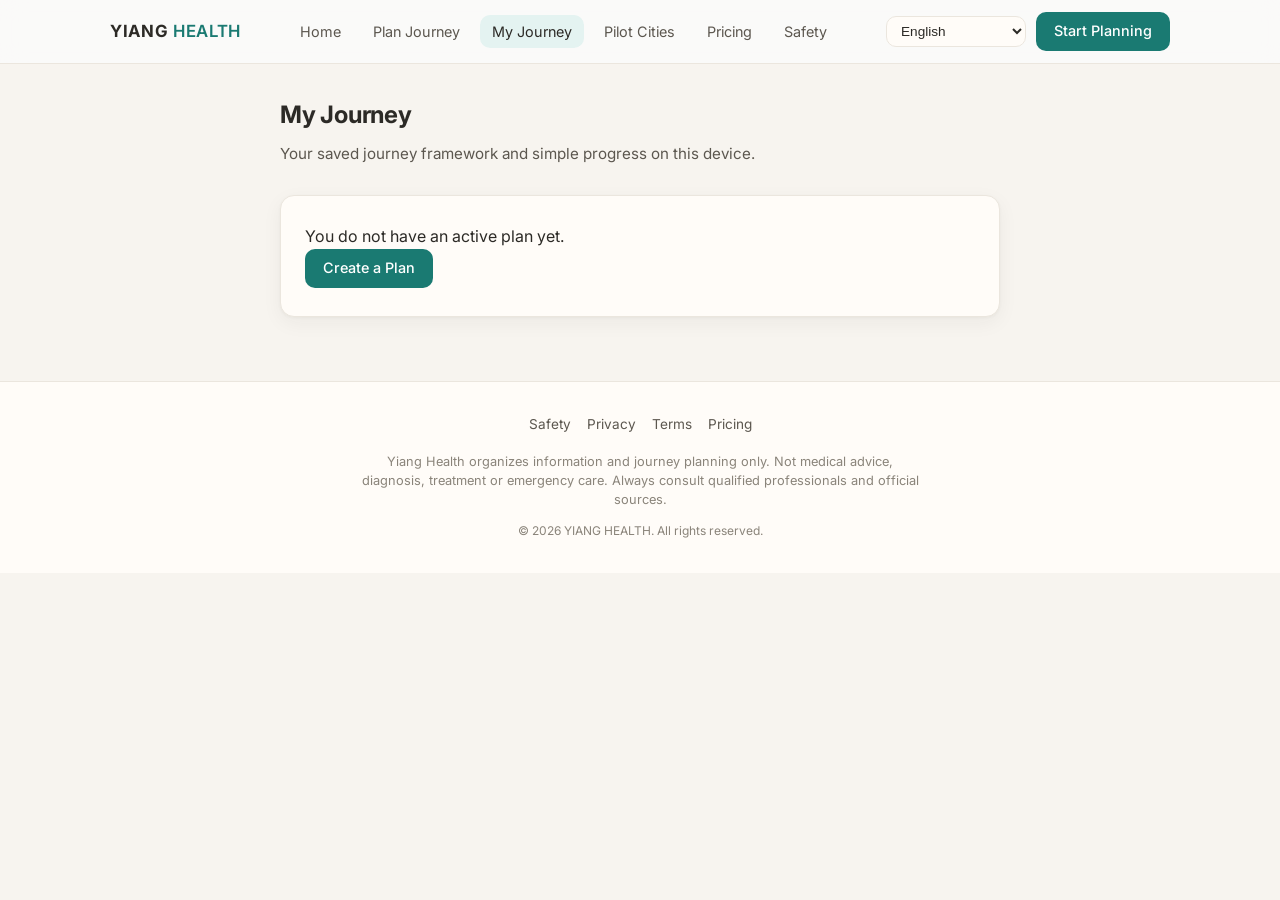
<file: health/dashboard.html>
<!DOCTYPE html>
<html lang="en">
<head>
  <meta charset="UTF-8">
  <meta name="viewport" content="width=device-width, initial-scale=1, viewport-fit=cover">
  <meta name="description" content="Your daily wellness plan and progress — Yiang Health. Track sleep, movement, nutrition and recovery actions.">
  <meta name="theme-color" content="#1a7a72">
  <title>My Plan — Yiang Health</title>
  <link rel="manifest" href="manifest.json">
  <link rel="stylesheet" href="style.css">
  <link href="https://fonts.googleapis.com/css2?family=Inter:wght@400;500;600;700&display=swap" rel="stylesheet">
</head>
<body>
  <header class="site-header">
    <div class="header-inner">
      <a href="index.html" class="logo">YIANG <span>HEALTH</span></a>
      <button class="nav-toggle" aria-label="Menu" type="button">
        <span></span><span></span><span></span>
      </button>
      <ul class="nav-links">
        <li><a href="index.html" data-i18n="nav_home">Home</a></li>
        <li><a href="planner.html" data-i18n="nav_planner">Planner</a></li>
        <li><a href="dashboard.html" data-i18n="nav_dashboard">My Plan</a></li>
        <li><a href="destinations.html" data-i18n="nav_destinations">Destinations</a></li>
        <li><a href="pricing.html" data-i18n="nav_pricing">Pricing</a></li>
        <li><a href="safety.html" data-i18n="nav_safety">Safety</a></li>
      </ul>
      <div class="header-actions">
        <select id="lang-select" aria-label="Language"></select>
        <a href="planner.html" class="btn btn-primary" data-i18n="nav_start">Start Your Plan</a>
      </div>
    </div>
  </header>

  <main class="main">
    <div class="dashboard-wrap">
      <h1 class="section-title" data-i18n="dash_title">My Wellness Plan</h1>
      <p class="section-sub" data-i18n="dash_subtitle">Track today's actions and build consistency.</p>

      <div id="dash-empty" class="planner-card hidden">
        <p data-i18n="dash_no_plan">You do not have an active plan yet.</p>
        <a href="planner.html" class="btn btn-primary" data-i18n="dash_cta_create">Create a Plan</a>
      </div>

      <div id="dash-content" class="hidden">
        <div class="progress-summary planner-card">
          <div class="progress-ring-wrap">
            <div class="progress-percent" id="dash-percent">0%</div>
            <p class="progress-label"><span data-i18n="dash_today_score">Today</span>: <span id="dash-completed">0</span> / <span id="dash-total">0</span></p>
          </div>
          <div class="plan-meta">
            <p><span data-i18n="result_id">Plan ID</span>: <strong id="dash-plan-id"></strong></p>
            <p class="storage-notice" data-i18n="storage_notice">Your plan and progress are stored only on this device (localStorage).</p>
          </div>
        </div>

        <div class="planner-card">
          <h2 data-i18n="plan_today">Today's Wellness</h2>
          <div id="dash-actions" class="action-list"></div>
        </div>

        <div class="planner-card">
          <h2 data-i18n="plan_weekly">This Week</h2>
          <div id="dash-weekly" class="weekly-bars" aria-label="Weekly progress"></div>
        </div>

        <div class="dash-actions-bar">
          <a href="planner.html" class="btn btn-secondary" data-i18n="btn_restart">Create New Plan</a>
        </div>
      </div>
    </div>
  </main>

  <footer class="site-footer">
    <div class="footer-inner">
      <div class="footer-links">
        <a href="safety.html" data-i18n="footer_safety">Safety</a>
        <a href="privacy.html" data-i18n="footer_privacy">Privacy</a>
        <a href="terms.html" data-i18n="footer_terms">Terms</a>
        <a href="pricing.html" data-i18n="nav_pricing">Pricing</a>
      </div>
      <p class="footer-disclaimer" data-i18n="footer_disclaimer">Yiang Health provides wellness guidance and lifestyle information only. Not medical advice.</p>
      <p class="footer-copy">© 2026 YIANG HEALTH. All rights reserved.</p>
    </div>
  </footer>

  <script src="modules/config.js"></script>
  <script src="modules/data.js"></script>
  <script src="modules/safety.js"></script>
  <script src="modules/i18n.js"></script>
  <script src="modules/wellness.js"></script>
  <script src="modules/destinations.js"></script>
  <script src="modules/planner.js"></script>
  <script src="script.js"></script>
  <script>
    if ('serviceWorker' in navigator) {
      navigator.serviceWorker.register('service-worker.js').catch(() => {});
    }
  </script>
</body>
</html>
</file>
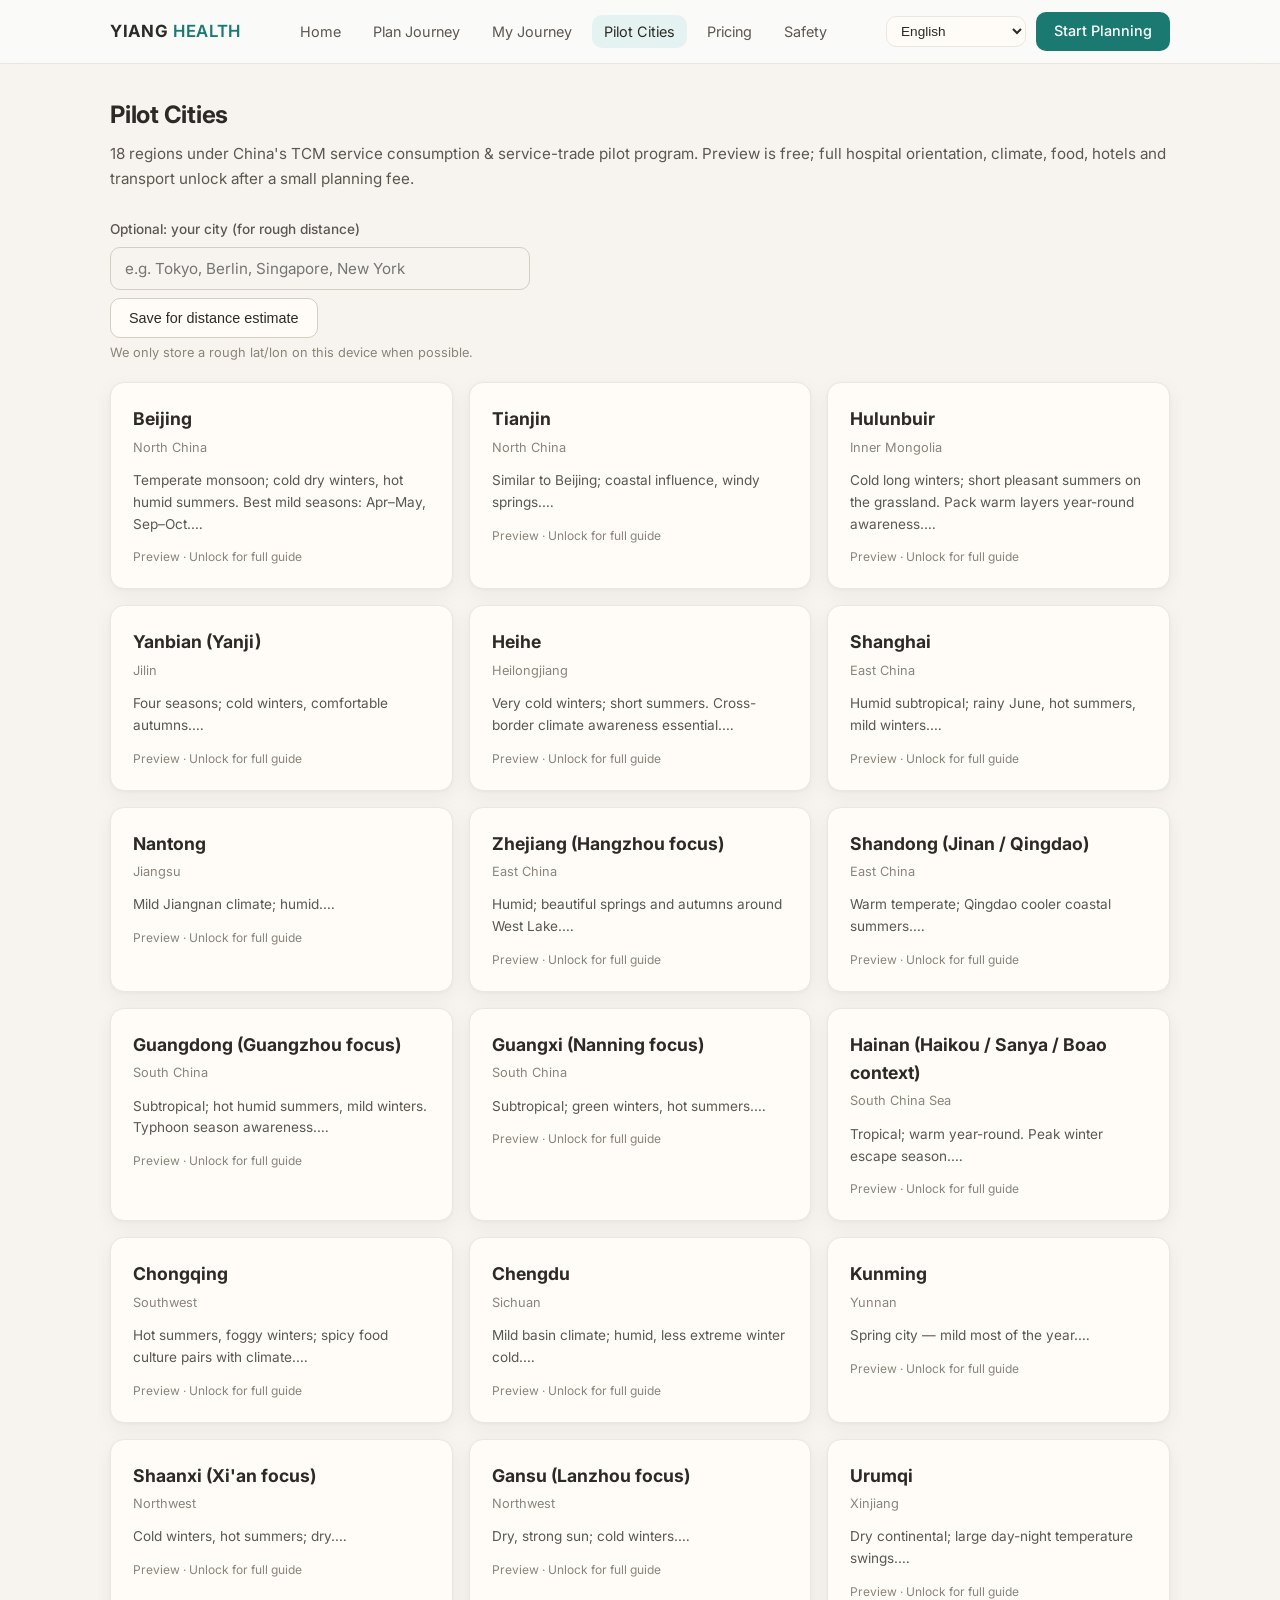
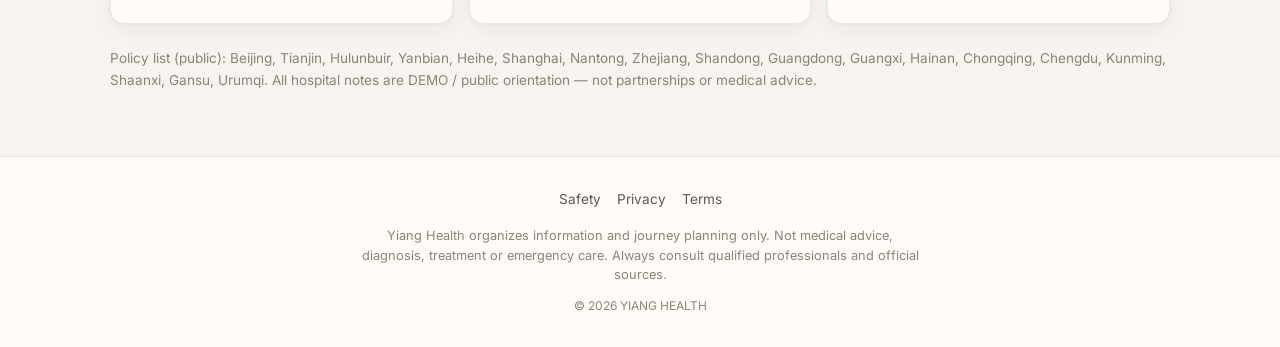
<file: health/destinations.html>
<!DOCTYPE html>
<html lang="en">
<head>
  <meta charset="UTF-8">
  <meta name="viewport" content="width=device-width, initial-scale=1, viewport-fit=cover">
  <meta name="description" content="Wellness Destinations — places and experiences that support recovery, nature, sleep and healthy travel. Sample data.">
  <meta name="theme-color" content="#1a7a72">
  <title>Wellness Destinations — Yiang Health</title>
  <link rel="manifest" href="manifest.json">
  <link rel="stylesheet" href="style.css">
  <link href="https://fonts.googleapis.com/css2?family=Inter:wght@400;500;600;700&display=swap" rel="stylesheet">
</head>
<body>
  <header class="site-header">
    <div class="header-inner">
      <a href="index.html" class="logo">YIANG <span>HEALTH</span></a>
      <button class="nav-toggle" aria-label="Menu" type="button">
        <span></span><span></span><span></span>
      </button>
      <ul class="nav-links">
        <li><a href="index.html" data-i18n="nav_home">Home</a></li>
        <li><a href="planner.html" data-i18n="nav_planner">Planner</a></li>
        <li><a href="dashboard.html" data-i18n="nav_dashboard">My Plan</a></li>
        <li><a href="destinations.html" data-i18n="nav_destinations">Destinations</a></li>
        <li><a href="pricing.html" data-i18n="nav_pricing">Pricing</a></li>
        <li><a href="safety.html" data-i18n="nav_safety">Safety</a></li>
      </ul>
      <div class="header-actions">
        <select id="lang-select" aria-label="Language"></select>
        <a href="planner.html" class="btn btn-primary" data-i18n="nav_start">Start Planning</a>
      </div>
    </div>
  </header>

  <main class="main">
    <h1 class="section-title" data-i18n="nav_destinations">Pilot Cities</h1>
    <p class="section-sub">18 regions under China's TCM service consumption &amp; service-trade pilot program. Preview is free; full hospital orientation, climate, food, hotels and transport unlock after a small planning fee.</p>
    <div class="form-group" style="max-width:420px;margin-bottom:20px">
      <label for="home-city">Optional: your city (for rough distance)</label>
      <input type="text" id="home-city" placeholder="e.g. Tokyo, Berlin, Singapore, New York">
      <button type="button" class="btn btn-secondary" id="btn-save-home" style="margin-top:8px">Save for distance estimate</button>
      <p class="form-hint">We only store a rough lat/lon on this device when possible.</p>
    </div>
    <div class="city-grid" id="destinations-grid"></div>
    <p class="mt-24" style="font-size:0.85rem;color:var(--text-muted)">
      Policy list (public): Beijing, Tianjin, Hulunbuir, Yanbian, Heihe, Shanghai, Nantong, Zhejiang, Shandong, Guangdong, Guangxi, Hainan, Chongqing, Chengdu, Kunming, Shaanxi, Gansu, Urumqi.
      All hospital notes are DEMO / public orientation — not partnerships or medical advice.
    </p>
  </main>

  <footer class="site-footer">
    <div class="footer-inner">
      <div class="footer-links">
        <a href="safety.html" data-i18n="footer_safety">Safety</a>
        <a href="privacy.html" data-i18n="footer_privacy">Privacy</a>
        <a href="terms.html" data-i18n="footer_terms">Terms</a>
      </div>
      <p class="footer-disclaimer" data-i18n="footer_disclaimer">Yiang Health provides information organization and journey planning services only. Not medical advice. Not emergency service.</p>
      <p class="footer-copy">© 2026 YIANG HEALTH</p>
    </div>
  </footer>

  <script src="modules/config.js"></script>
  <script src="modules/data.js"></script>
  <script src="modules/safety.js"></script>
  <script src="modules/i18n.js"></script>
  <script src="modules/wellness.js"></script>
  <script src="modules/access.js"></script>
  <script src="modules/destinations.js"></script>
  <script src="modules/planner.js"></script>
  <script src="script.js"></script>
</body>
</html>
</file>
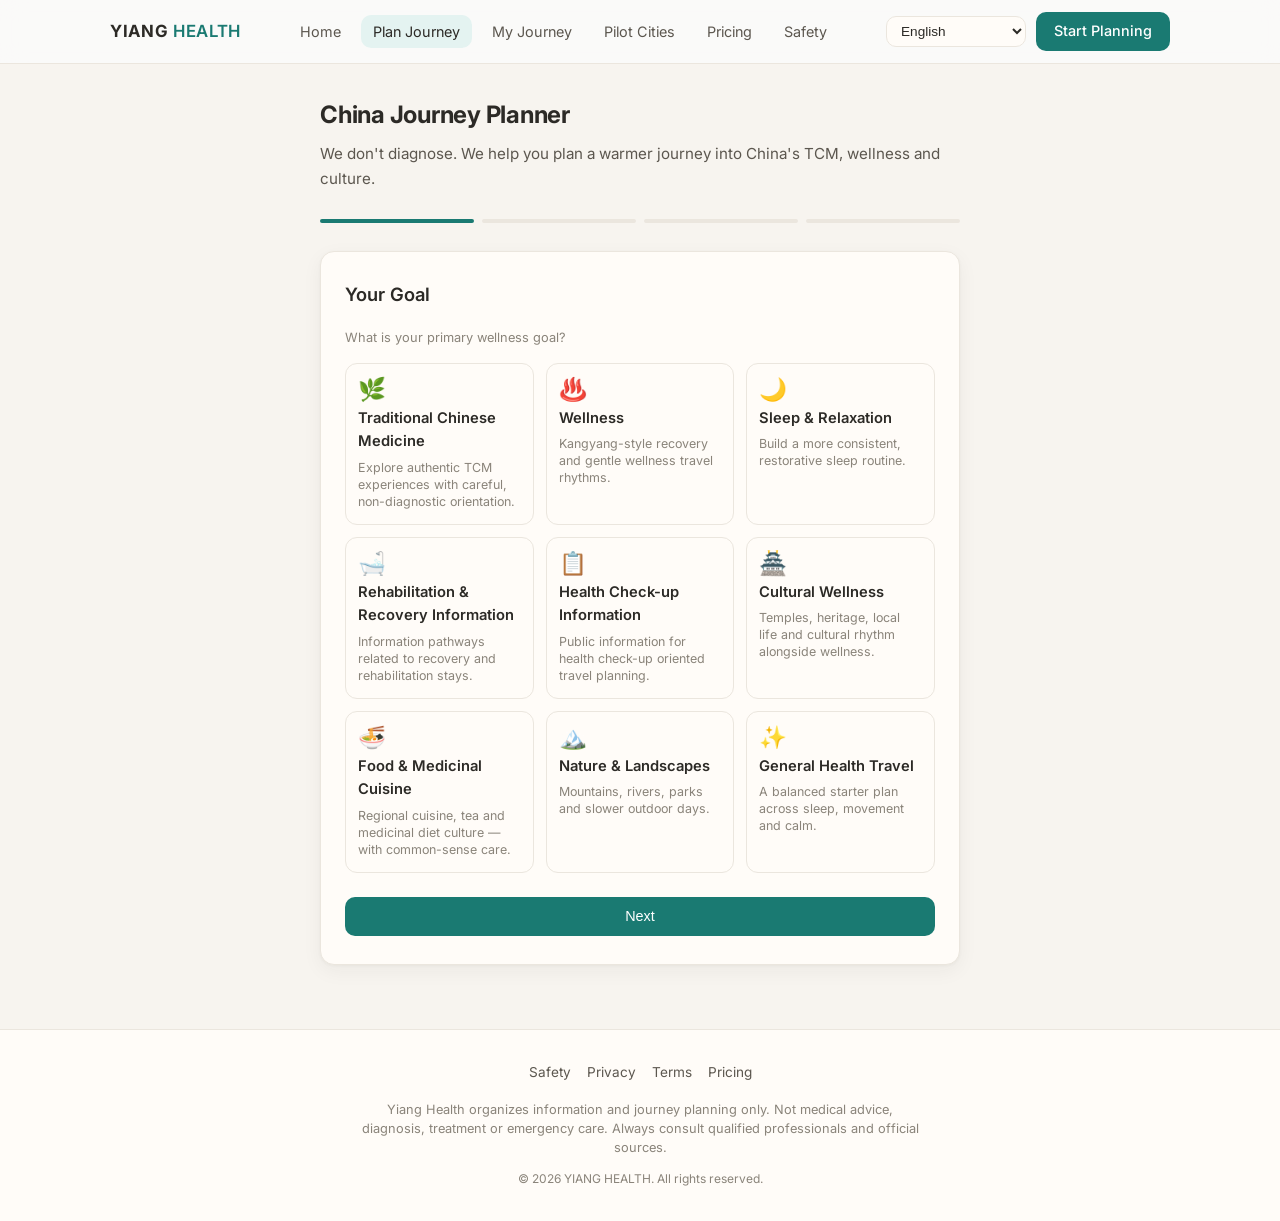
<file: health/planner.html>
<!DOCTYPE html>
<html lang="en">
<head>
  <meta charset="UTF-8">
  <meta name="viewport" content="width=device-width, initial-scale=1, viewport-fit=cover">
  <meta name="description" content="Plan your China TCM, wellness and culture journey with Yiang Health. Non-diagnostic information organization for global visitors.">
  <meta name="theme-color" content="#1a7a72">
  <meta property="og:title" content="China Journey Planner — Yiang Health">
  <meta property="og:description" content="Personalized wellness guidance for global users. Build better habits with clear daily actions.">
  <title>China Journey Planner — Yiang Health</title>
  <link rel="manifest" href="manifest.json">
  <link rel="stylesheet" href="style.css">
  <link href="https://fonts.googleapis.com/css2?family=Inter:wght@400;500;600;700&display=swap" rel="stylesheet">
</head>
<body>
  <header class="site-header">
    <div class="header-inner">
      <a href="index.html" class="logo">YIANG <span>HEALTH</span></a>
      <button class="nav-toggle" aria-label="Menu" type="button">
        <span></span><span></span><span></span>
      </button>
      <ul class="nav-links">
        <li><a href="index.html" data-i18n="nav_home">Home</a></li>
        <li><a href="planner.html" data-i18n="nav_planner">Planner</a></li>
        <li><a href="dashboard.html" data-i18n="nav_dashboard">My Plan</a></li>
        <li><a href="destinations.html" data-i18n="nav_destinations">Destinations</a></li>
        <li><a href="pricing.html" data-i18n="nav_pricing">Pricing</a></li>
        <li><a href="safety.html" data-i18n="nav_safety">Safety</a></li>
      </ul>
      <div class="header-actions">
        <select id="lang-select" aria-label="Language"></select>
        <a href="planner.html" class="btn btn-primary" data-i18n="nav_start">Start Your Plan</a>
      </div>
    </div>
  </header>

  <main class="main">
    <div class="planner-wrap">
      <h1 class="section-title" data-i18n="planner_title">China Journey Planner</h1>
      <p class="section-sub" data-i18n="corePosition">We don't diagnose. We help you build better wellness habits.</p>

      <div class="steps-indicator" id="steps-indicator">
        <div class="step-dot active" data-step="1"></div>
        <div class="step-dot" data-step="2"></div>
        <div class="step-dot" data-step="3"></div>
        <div class="step-dot" data-step="4"></div>
      </div>

      <div id="planner-form-wrap">
        <!-- Step 1: Purpose -->
        <div class="planner-step planner-card" data-step="1">
          <h2 data-i18n="planner_step1">Your Purpose</h2>
          <p class="form-hint mb-16" data-i18n="label_purpose">What best describes your interest in a China journey?</p>
          <div class="goal-grid" id="goal-grid" role="radiogroup" aria-label="Journey purposes">
            <!-- filled by JS -->
          </div>
          <div class="planner-actions">
            <button type="button" class="btn btn-primary" data-action="next" data-i18n="btn_next">Next</button>
          </div>
        </div>

        <!-- Step 2: About you -->
        <div class="planner-step planner-card hidden" data-step="2">
          <h2 data-i18n="planner_step2">About You</h2>
          <div class="form-group">
            <label for="input-age" data-i18n="label_age">Age Range</label>
            <select id="input-age">
              <option value="" data-i18n="select_placeholder">Please select</option>
              <option value="18-30" data-i18n="age_18_30">18–30</option>
              <option value="31-45" data-i18n="age_31_45">31–45</option>
              <option value="46-60" data-i18n="age_46_60">46–60</option>
              <option value="60+" data-i18n="age_60plus">60+</option>
            </select>
          </div>
          <div class="form-group">
            <label for="input-location" data-i18n="label_country">Country / Region</label>
            <input type="text" id="input-location" placeholder="e.g. United States, Germany, Japan…" autocomplete="country-name">
          </div>
          <div class="form-group">
            <label for="input-activity" data-i18n="label_activity">Activity Level</label>
            <select id="input-activity">
              <option value="" data-i18n="select_placeholder">Please select</option>
              <option value="sedentary" data-i18n="activity_sedentary">Mostly sedentary</option>
              <option value="light" data-i18n="activity_light">Light activity</option>
              <option value="moderate" data-i18n="activity_moderate">Moderately active</option>
              <option value="active" data-i18n="activity_active">Very active</option>
            </select>
          </div>
          <div class="planner-actions">
            <button type="button" class="btn btn-secondary" data-action="back" data-i18n="btn_back">Back</button>
            <button type="button" class="btn btn-primary" data-action="next" data-i18n="btn_next">Next</button>
          </div>
        </div>

        <!-- Step 3: Lifestyle -->
        <div class="planner-step planner-card hidden" data-step="3">
          <h2 data-i18n="planner_step3">Lifestyle</h2>
          <div class="form-group">
            <label for="input-sleep" data-i18n="label_sleep">Typical Sleep Pattern</label>
            <select id="input-sleep">
              <option value="" data-i18n="select_placeholder">Please select</option>
              <option value="short" data-i18n="sleep_short">Often under 6 hours</option>
              <option value="ok" data-i18n="sleep_ok">Usually 6–7 hours</option>
              <option value="good" data-i18n="sleep_good">Usually 7–9 hours</option>
              <option value="irregular" data-i18n="sleep_irregular">Irregular schedule</option>
            </select>
          </div>
          <div class="form-group">
            <label for="input-diet" data-i18n="label_diet">Diet Preference</label>
            <select id="input-diet">
              <option value="" data-i18n="select_placeholder">Please select</option>
              <option value="omnivore" data-i18n="diet_omnivore">Omnivore</option>
              <option value="vegetarian" data-i18n="diet_vegetarian">Vegetarian</option>
              <option value="vegan" data-i18n="diet_vegan">Vegan</option>
              <option value="other" data-i18n="diet_other">Other / Flexible</option>
            </select>
          </div>
          <div class="form-group">
            <label for="input-time" data-i18n="label_time">Daily Time for Wellness</label>
            <select id="input-time">
              <option value="" data-i18n="select_placeholder">Please select</option>
              <option value="15" data-i18n="time_15">About 15 minutes</option>
              <option value="30" data-i18n="time_30">About 30 minutes</option>
              <option value="60" data-i18n="time_60">About 60 minutes</option>
              <option value="90" data-i18n="time_90">90+ minutes</option>
            </select>
          </div>
          <div class="planner-actions">
            <button type="button" class="btn btn-secondary" data-action="back" data-i18n="btn_back">Back</button>
            <button type="button" class="btn btn-primary" data-action="next" data-i18n="btn_next">Next</button>
          </div>
        </div>

        <!-- Step 4: Preferences -->
        <div class="planner-step planner-card hidden" data-step="4">
          <h2 data-i18n="planner_step4">Preferences</h2>
          <div class="form-group">
            <label for="input-lifestyle" data-i18n="label_lifestyle">Work / Lifestyle Pattern</label>
            <select id="input-lifestyle">
              <option value="" data-i18n="select_placeholder">Please select</option>
              <option value="office" data-i18n="lifestyle_office">Office / desk-based</option>
              <option value="shift" data-i18n="lifestyle_shift">Shift work</option>
              <option value="active_job" data-i18n="lifestyle_active_job">Physically active job</option>
              <option value="remote" data-i18n="lifestyle_remote">Remote / flexible</option>
              <option value="student" data-i18n="lifestyle_student">Student</option>
              <option value="other" data-i18n="lifestyle_other">Other</option>
            </select>
          </div>
          <div class="form-group">
            <label for="input-notes" data-i18n="label_concern">Anything else you would like the plan to consider? (optional)</label>
            <textarea id="input-notes" rows="3" maxlength="400" data-i18n="label_concern"></textarea>
            <p class="form-hint" data-i18n="concern_hint">Do NOT enter medical records, diagnoses, medications, passport numbers, ID numbers, bank details or passwords.</p>
          </div>
          <div class="planner-actions">
            <button type="button" class="btn btn-secondary" data-action="back" data-i18n="btn_back">Back</button>
            <button type="button" class="btn btn-primary" data-action="generate" data-i18n="btn_generate">Generate My Plan</button>
          </div>
        </div>
      </div>

      <!-- Loading -->
      <div id="planner-loading" class="planner-card hidden" aria-live="polite">
        <p class="loading-text" data-i18n="loading">Preparing your plan…</p>
      </div>

      <!-- Emergency block -->
      <div id="emergency-block" class="planner-card emergency-card hidden" role="alert">
        <h2 data-i18n="emergency_title">This is not an emergency medical service</h2>
        <p data-i18n="emergency_body">If you may be experiencing a medical emergency, contact local emergency services or seek immediate medical attention. Do not rely on this website for emergency care.</p>
        <a href="index.html" class="btn btn-primary" data-i18n="emergency_btn">Return to Home</a>
      </div>

      <!-- Results -->
      <div id="planner-results" class="hidden">
        <div class="planner-card result-card">
          <h2 data-i18n="result_title">Your China Journey Framework</h2>
          <p class="result-meta"><span data-i18n="result_id">Plan ID</span>: <strong id="result-plan-id"></strong></p>
          <p class="storage-notice" data-i18n="storage_notice">Your plan and progress are stored only on this device (localStorage).</p>

          <div class="plan-goal-badge" id="result-goal-badge"></div>

          <h3 data-i18n="plan_today">Suggested Focus</h3>
          <div id="result-actions" class="action-list"></div>

          <div class="result-actions-bar">
            <a href="dashboard.html" class="btn btn-primary" data-i18n="btn_myplan">My Plan</a>
            <button type="button" class="btn btn-secondary" id="btn-restart" data-i18n="btn_restart">Create New Plan</button>
          </div>

          <div class="disclaimer-box">
            <p data-i18n="footer_disclaimer">Yiang Health provides wellness guidance and lifestyle information only. Not medical advice. Not a diagnostic or emergency service. Seek professional care when needed.</p>
          </div>
        </div>
      </div>
    </div>
  </main>

  <footer class="site-footer">
    <div class="footer-inner">
      <div class="footer-links">
        <a href="safety.html" data-i18n="footer_safety">Safety</a>
        <a href="privacy.html" data-i18n="footer_privacy">Privacy</a>
        <a href="terms.html" data-i18n="footer_terms">Terms</a>
        <a href="pricing.html" data-i18n="nav_pricing">Pricing</a>
      </div>
      <p class="footer-disclaimer" data-i18n="footer_disclaimer">Yiang Health provides wellness guidance and lifestyle information only. Not medical advice. Not a diagnostic or emergency service.</p>
      <p class="footer-copy">© 2026 YIANG HEALTH. All rights reserved.</p>
    </div>
  </footer>

  <script src="modules/config.js"></script>
  <script src="modules/data.js"></script>
  <script src="modules/safety.js"></script>
  <script src="modules/i18n.js"></script>
  <script src="modules/wellness.js"></script>
  <script src="modules/destinations.js"></script>
  <script src="modules/planner.js"></script>
  <script src="script.js"></script>
  <script>
    if ('serviceWorker' in navigator) {
      navigator.serviceWorker.register('service-worker.js').catch(() => {});
    }
  </script>
</body>
</html>
</file>
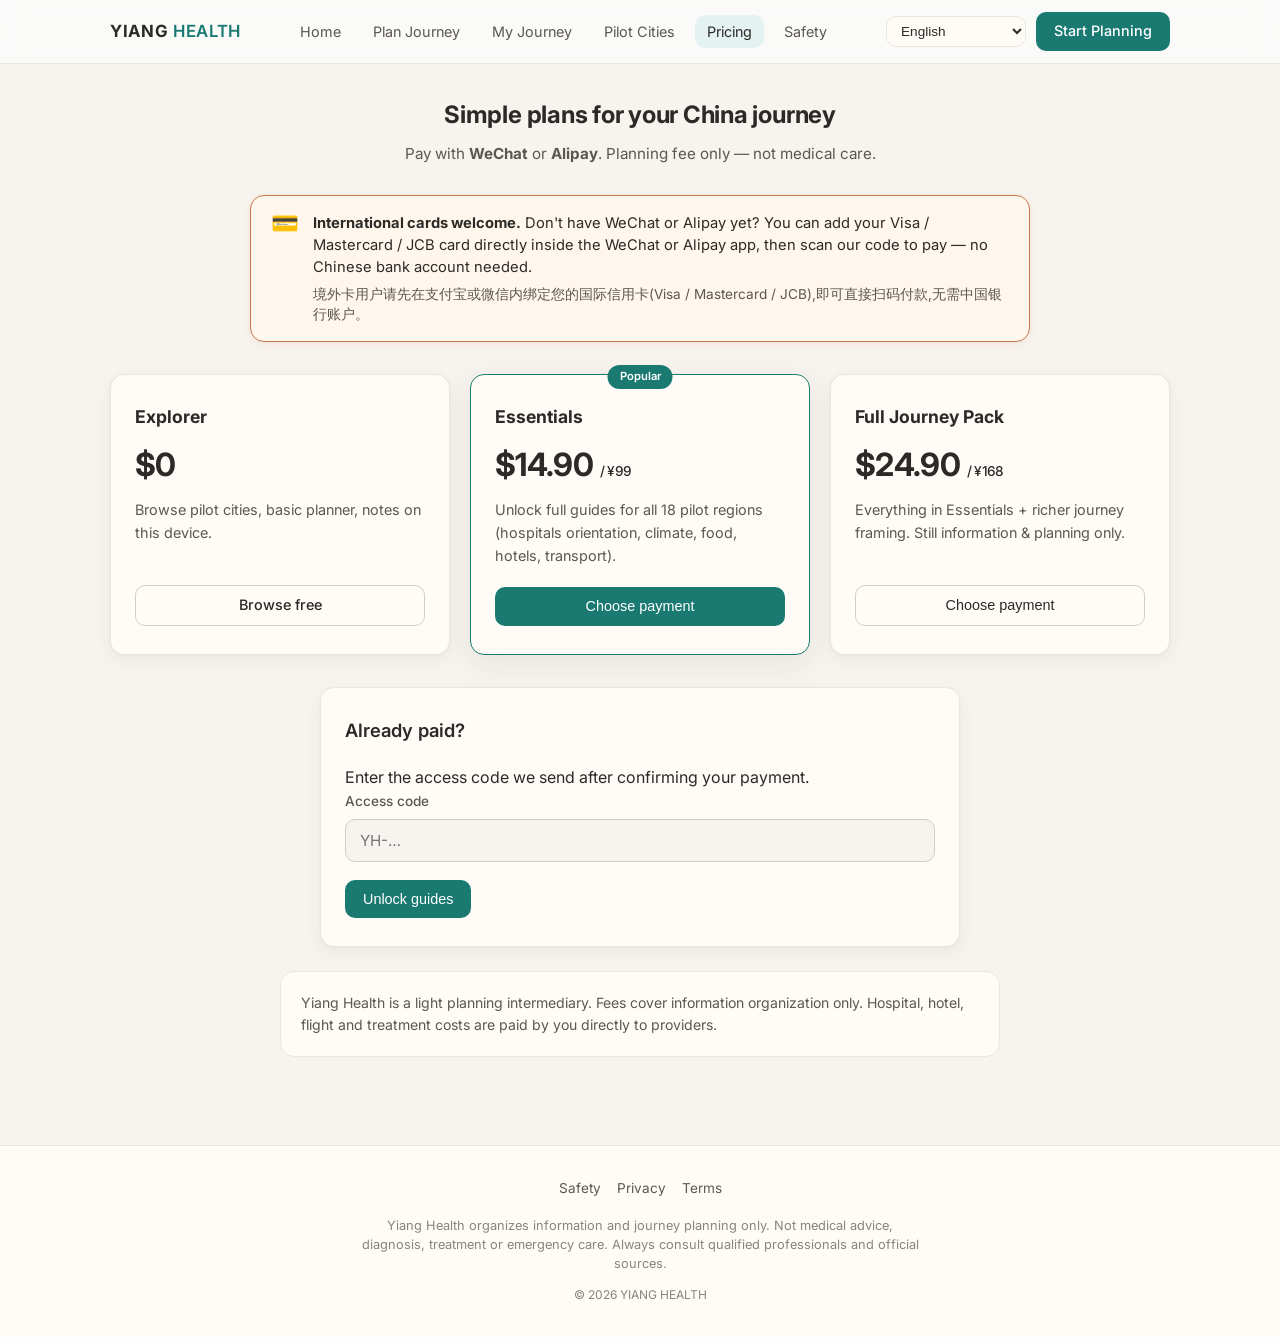
<file: health/pricing.html>
<!DOCTYPE html>
<html lang="en">
<head>
  <meta charset="UTF-8">
  <meta name="viewport" content="width=device-width, initial-scale=1, viewport-fit=cover">
  <meta name="description" content="Yiang Health pricing — Free wellness planner, Plus and Premium plans for global users.">
  <meta name="theme-color" content="#1a7a72">
  <title>Pricing — Yiang Health</title>
  <link rel="manifest" href="manifest.json">
  <link rel="stylesheet" href="style.css">
  <link href="https://fonts.googleapis.com/css2?family=Inter:wght@400;500;600;700&display=swap" rel="stylesheet">
</head>
<body>
  <header class="site-header">
    <div class="header-inner">
      <a href="index.html" class="logo">YIANG <span>HEALTH</span></a>
      <button class="nav-toggle" aria-label="Menu" type="button">
        <span></span><span></span><span></span>
      </button>
      <ul class="nav-links">
        <li><a href="index.html" data-i18n="nav_home">Home</a></li>
        <li><a href="planner.html" data-i18n="nav_planner">Planner</a></li>
        <li><a href="dashboard.html" data-i18n="nav_dashboard">My Plan</a></li>
        <li><a href="destinations.html" data-i18n="nav_destinations">Destinations</a></li>
        <li><a href="pricing.html" data-i18n="nav_pricing">Pricing</a></li>
        <li><a href="safety.html" data-i18n="nav_safety">Safety</a></li>
      </ul>
      <div class="header-actions">
        <select id="lang-select" aria-label="Language"></select>
        <a href="planner.html" class="btn btn-primary" data-i18n="nav_start">Start Planning</a>
      </div>
    </div>
  </header>

    <main class="main">
    <h1 class="section-title text-center" data-i18n="pricing_title">Simple plans for your China journey</h1>
    <p class="section-sub text-center">Pay with <strong>WeChat</strong> or <strong>Alipay</strong>. Planning fee only — not medical care.</p>

    <div class="foreign-card-tip">
      <span class="foreign-card-tip-icon">💳</span>
      <div>
        <strong>International cards welcome.</strong> Don't have WeChat or Alipay yet? You can add your Visa / Mastercard / JCB card directly inside the WeChat or Alipay app, then scan our code to pay — no Chinese bank account needed.
        <div class="foreign-card-tip-zh">境外卡用户请先在支付宝或微信内绑定您的国际信用卡(Visa / Mastercard / JCB),即可直接扫码付款,无需中国银行账户。</div>
      </div>
    </div>

    <div class="pricing-grid">
      <div class="price-card">
        <h3>Explorer</h3>
        <div class="price-amount">$0</div>
        <p>Browse pilot cities, basic planner, notes on this device.</p>
        <a href="destinations.html" class="btn btn-secondary btn-block">Browse free</a>
      </div>
      <div class="price-card featured">
        <h3>Essentials</h3>
        <div class="price-amount">$14.90 <span style="font-size:0.85rem;font-weight:500">/ ¥99</span></div>
        <p>Unlock full guides for all 18 pilot regions (hospitals orientation, climate, food, hotels, transport).</p>
        <button type="button" class="btn btn-primary btn-block" data-open-pay="essentials">Choose payment</button>
      </div>
      <div class="price-card">
        <h3>Full Journey Pack</h3>
        <div class="price-amount">$24.90 <span style="font-size:0.85rem;font-weight:500">/ ¥168</span></div>
        <p>Everything in Essentials + richer journey framing. Still information &amp; planning only.</p>
        <button type="button" class="btn btn-secondary btn-block" data-open-pay="full">Choose payment</button>
      </div>
    </div>

    <!-- Payment panel -->
    <div id="pay-panel" class="planner-card pay-panel hidden" style="max-width:720px;margin:28px auto 0">
      <h2 id="pay-panel-title">Pay — Essentials</h2>
      <p id="pay-panel-desc" class="section-sub">Pick one method. After payment, send a screenshot to get your access code.</p>
      <div class="pay-methods" id="pay-methods"></div>
      <p class="storage-notice" id="pay-contact-note"></p>
      <button type="button" class="btn btn-secondary" id="pay-panel-close">Close</button>
    </div>

    <div class="planner-card" style="max-width:640px;margin:32px auto 0">
      <h2>Already paid?</h2>
      <p>Enter the access code we send after confirming your payment.</p>
      <div class="form-group">
        <label for="unlock-code-pricing">Access code</label>
        <input type="text" id="unlock-code-pricing" placeholder="YH-…">
      </div>
      <button type="button" class="btn btn-primary" id="btn-unlock-pricing">Unlock guides</button>
    </div>

    <div class="pricing-note" style="max-width:720px;margin:24px auto">
      Yiang Health is a light planning intermediary. Fees cover information organization only.
      Hospital, hotel, flight and treatment costs are paid by you directly to providers.
    </div>
  </main>

  <footer class="site-footer">
    <div class="footer-inner">
      <div class="footer-links">
        <a href="safety.html" data-i18n="footer_safety">Safety</a>
        <a href="privacy.html" data-i18n="footer_privacy">Privacy</a>
        <a href="terms.html" data-i18n="footer_terms">Terms</a>
      </div>
      <p class="footer-disclaimer" data-i18n="footer_disclaimer">Yiang Health provides information organization and journey planning services only. Not medical advice. Not emergency service.</p>
      <p class="footer-copy">© 2026 YIANG HEALTH</p>
    </div>
  </footer>

  <script src="modules/config.js"></script>
  <script src="modules/data.js"></script>
  <script src="modules/safety.js"></script>
  <script src="modules/i18n.js"></script>
  <script src="modules/wellness.js"></script>
  <script src="modules/access.js"></script>
  <script src="modules/destinations.js"></script>
  <script src="modules/planner.js"></script>
  <script src="script.js"></script>

  <script>
    (function(){
      function $(s){ return document.querySelector(s); }
      function showPay(tier){
        var cfg = window.YiangConfig || {};
        var pay = cfg.payments || {};
        var pricing = cfg.pricing || {};
        var panel = $('#pay-panel');
        var methods = $('#pay-methods');
        if(!panel || !methods) return;
        var isFull = tier === 'full';
        var price = isFull ? pricing.full : pricing.essentials;
        $('#pay-panel-title').textContent = (isFull ? 'Pay — Full Journey Pack' : 'Pay — Essentials') +
          '  ($' + ((price && price.priceUsd) || '') + ' / ¥' + ((price && price.priceCny) || '') + ')';
        var html = '';
        if(pay.paypal && pay.paypal.enabled !== false){
          var url = isFull ? (pay.paypal.fullUrl || pay.paypal.meUrl) : (pay.paypal.essentialsUrl || pay.paypal.meUrl);
          html += '<div class="pay-block"><h3>PayPal</h3><p style="font-size:0.85rem;color:var(--text-muted)">International cards</p>';
          if(url) html += '<a class="btn btn-primary" href="'+url+'" target="_blank" rel="noopener">Pay with PayPal</a>';
          else html += '<p class="form-hint">Set payments.paypal in config.js</p>';
          html += '</div>';
        }
        if(pay.wechat && pay.wechat.enabled !== false){
          var wqr = isFull ? pay.wechat.fullQr : pay.wechat.essentialsQr;
          html += '<div class="pay-block"><h3>WeChat 微信</h3>';
          if(wqr) html += '<img class="qr-img" src="'+wqr+'" alt="WeChat QR" onerror="this.style.display=\'none\'">';
          html += '<p style="font-size:0.8rem;margin-top:8px">用微信扫一扫</p></div>';
        }
        if(pay.alipay && pay.alipay.enabled !== false){
          var aqr = isFull ? pay.alipay.fullQr : pay.alipay.essentialsQr;
          html += '<div class="pay-block"><h3>Alipay 支付宝</h3>';
          if(aqr) html += '<img class="qr-img" src="'+aqr+'" alt="Alipay QR" onerror="this.style.display=\'none\'">';
          html += '<p style="font-size:0.8rem;margin-top:8px">用支付宝扫一扫</p></div>';
        }
        methods.innerHTML = html;
        var note = '';
        if(cfg.contact && cfg.contact.note) note = cfg.contact.note['zh-CN'] || cfg.contact.note.en || '';
        if(cfg.contact && cfg.contact.wechatId) note += ' 微信: ' + cfg.contact.wechatId;
        if(cfg.contact && cfg.contact.email) note += ' Email: ' + cfg.contact.email;
        var n = $('#pay-contact-note'); if(n) n.textContent = note;
        panel.classList.remove('hidden');
        panel.scrollIntoView({behavior:'smooth', block:'nearest'});
      }
      document.addEventListener('DOMContentLoaded', function(){
        document.querySelectorAll('[data-open-pay]').forEach(function(btn){
          btn.addEventListener('click', function(){ showPay(btn.getAttribute('data-open-pay')); });
        });
        var close = $('#pay-panel-close');
        if(close) close.addEventListener('click', function(){ $('#pay-panel').classList.add('hidden'); });
        var b = $('#btn-unlock-pricing');
        if(b){
          b.addEventListener('click', function(){
            var code = ($('#unlock-code-pricing')||{}).value || '';
            if(!window.AccessControl) return alert('Access module missing');
            var r = AccessControl.unlock('full', code.trim());
            if(!r.ok) r = AccessControl.unlock('essentials', code.trim());
            if(r.ok){ alert('Unlocked!'); location.href='destinations.html'; }
            else alert(r.message||'Invalid code');
          });
        }
      });
    })();
    if ('serviceWorker' in navigator) {
      navigator.serviceWorker.register('service-worker.js').catch(function(){});
    }
  </script>

</body>
</html>
</file>
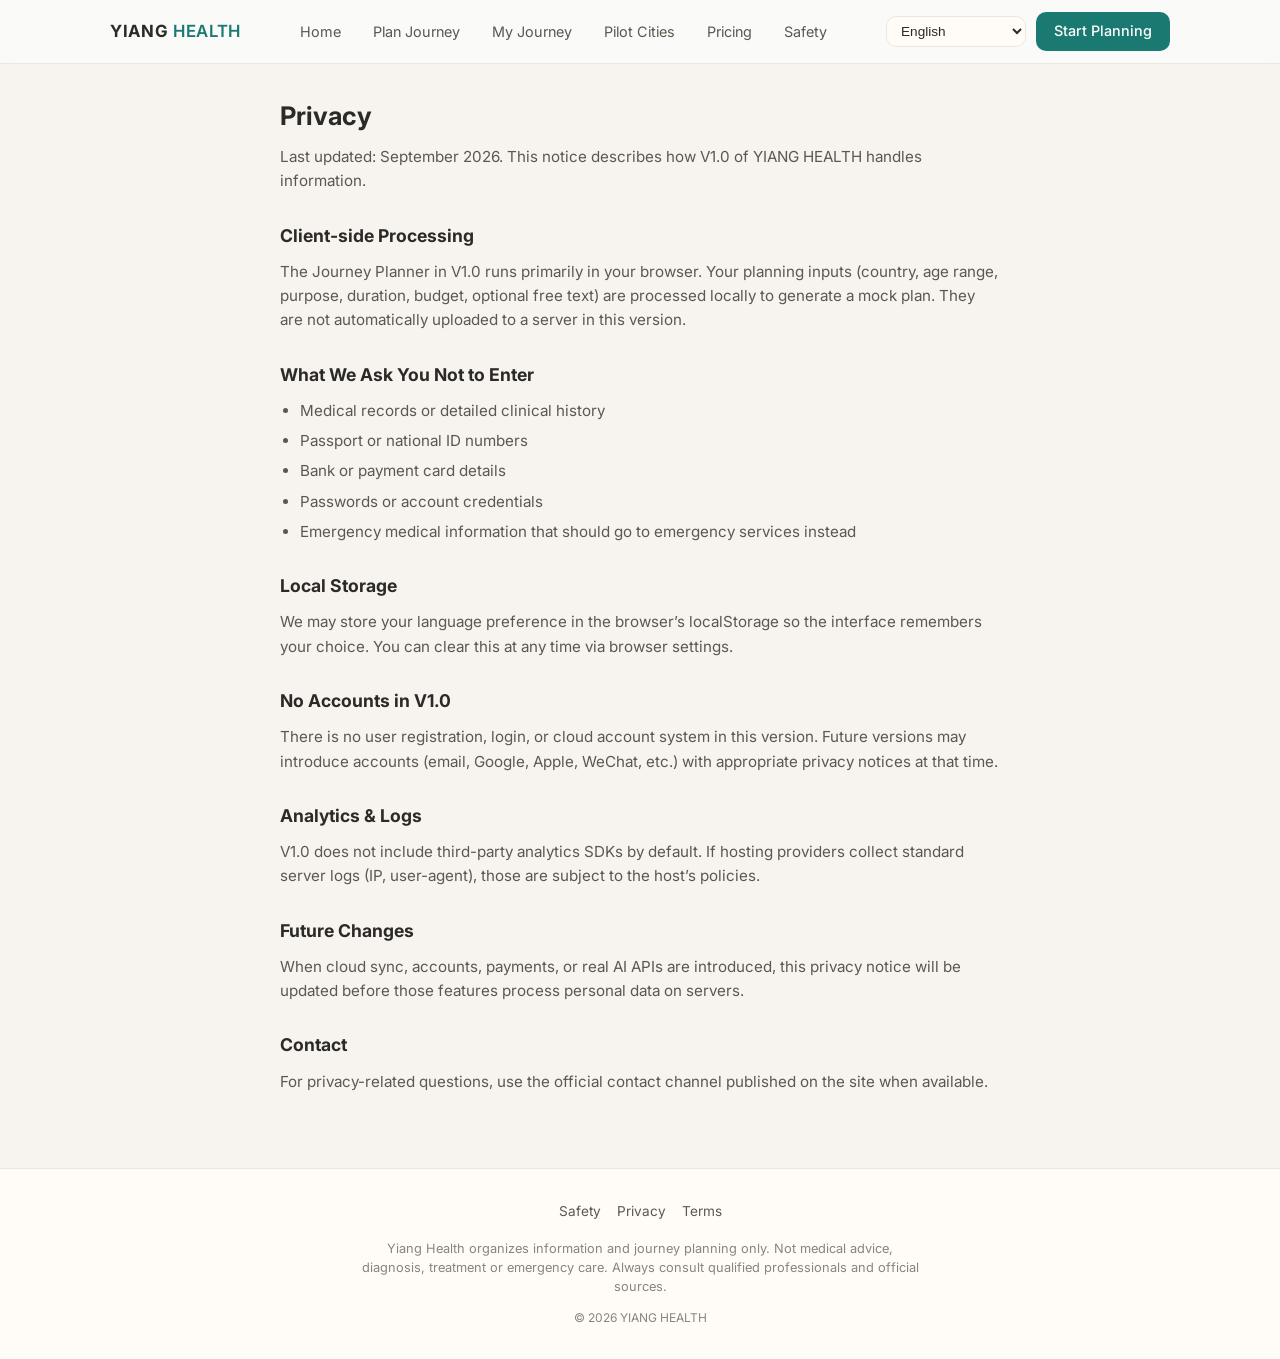
<file: health/privacy.html>
<!DOCTYPE html>
<html lang="en">
<head>
  <meta charset="UTF-8">
  <meta name="viewport" content="width=device-width, initial-scale=1, viewport-fit=cover">
  <meta name="description" content="Privacy policy for YIANG HEALTH V1.0.">
  <meta name="theme-color" content="#1a7a72">
  <title>Privacy — YIANG HEALTH</title>
  <link rel="manifest" href="manifest.json">
  <link rel="stylesheet" href="style.css">
  <link href="https://fonts.googleapis.com/css2?family=Inter:wght@400;500;600;700&display=swap" rel="stylesheet">
</head>
<body>
  <header class="site-header">
    <div class="header-inner">
      <a href="index.html" class="logo">YIANG <span>HEALTH</span></a>
      <button class="nav-toggle" aria-label="Menu" type="button">
        <span></span><span></span><span></span>
      </button>
      <ul class="nav-links">
        <li><a href="index.html" data-i18n="nav_home">Home</a></li>
        <li><a href="planner.html" data-i18n="nav_planner">Planner</a></li>
        <li><a href="dashboard.html" data-i18n="nav_dashboard">My Plan</a></li>
        <li><a href="destinations.html" data-i18n="nav_destinations">Destinations</a></li>
        <li><a href="pricing.html" data-i18n="nav_pricing">Pricing</a></li>
        <li><a href="safety.html" data-i18n="nav_safety">Safety</a></li>
      </ul>
      <div class="header-actions">
        <select id="lang-select" aria-label="Language"></select>
        <a href="planner.html" class="btn btn-primary" data-i18n="nav_start">Start Planning</a>
      </div>
    </div>
  </header>

  <main class="main">
    <div class="legal-content">
      <h1>Privacy</h1>
      <p>Last updated: September 2026. This notice describes how V1.0 of YIANG HEALTH handles information.</p>

      <h2>Client-side Processing</h2>
      <p>The Journey Planner in V1.0 runs primarily in your browser. Your planning inputs (country, age range, purpose, duration, budget, optional free text) are processed locally to generate a mock plan. They are not automatically uploaded to a server in this version.</p>

      <h2>What We Ask You Not to Enter</h2>
      <ul>
        <li>Medical records or detailed clinical history</li>
        <li>Passport or national ID numbers</li>
        <li>Bank or payment card details</li>
        <li>Passwords or account credentials</li>
        <li>Emergency medical information that should go to emergency services instead</li>
      </ul>

      <h2>Local Storage</h2>
      <p>We may store your language preference in the browser’s localStorage so the interface remembers your choice. You can clear this at any time via browser settings.</p>

      <h2>No Accounts in V1.0</h2>
      <p>There is no user registration, login, or cloud account system in this version. Future versions may introduce accounts (email, Google, Apple, WeChat, etc.) with appropriate privacy notices at that time.</p>

      <h2>Analytics & Logs</h2>
      <p>V1.0 does not include third-party analytics SDKs by default. If hosting providers collect standard server logs (IP, user-agent), those are subject to the host’s policies.</p>

      <h2>Future Changes</h2>
      <p>When cloud sync, accounts, payments, or real AI APIs are introduced, this privacy notice will be updated before those features process personal data on servers.</p>

      <h2>Contact</h2>
      <p>For privacy-related questions, use the official contact channel published on the site when available.</p>
    </div>
  </main>

  <footer class="site-footer">
    <div class="footer-inner">
      <div class="footer-links">
        <a href="safety.html" data-i18n="footer_safety">Safety</a>
        <a href="privacy.html" data-i18n="footer_privacy">Privacy</a>
        <a href="terms.html" data-i18n="footer_terms">Terms</a>
      </div>
      <p class="footer-disclaimer" data-i18n="footer_disclaimer">Yiang Health provides information organization and journey planning services only. Not medical advice. Not emergency service.</p>
      <p class="footer-copy">© 2026 YIANG HEALTH</p>
    </div>
  </footer>

  <script src="modules/config.js"></script>
  <script src="modules/data.js"></script>
  <script src="modules/safety.js"></script>
  <script src="modules/i18n.js"></script>
  <script src="modules/wellness.js"></script>
  <script src="modules/destinations.js"></script>
  <script src="modules/planner.js"></script>
  <script src="script.js"></script>
</body>
</html>
</file>
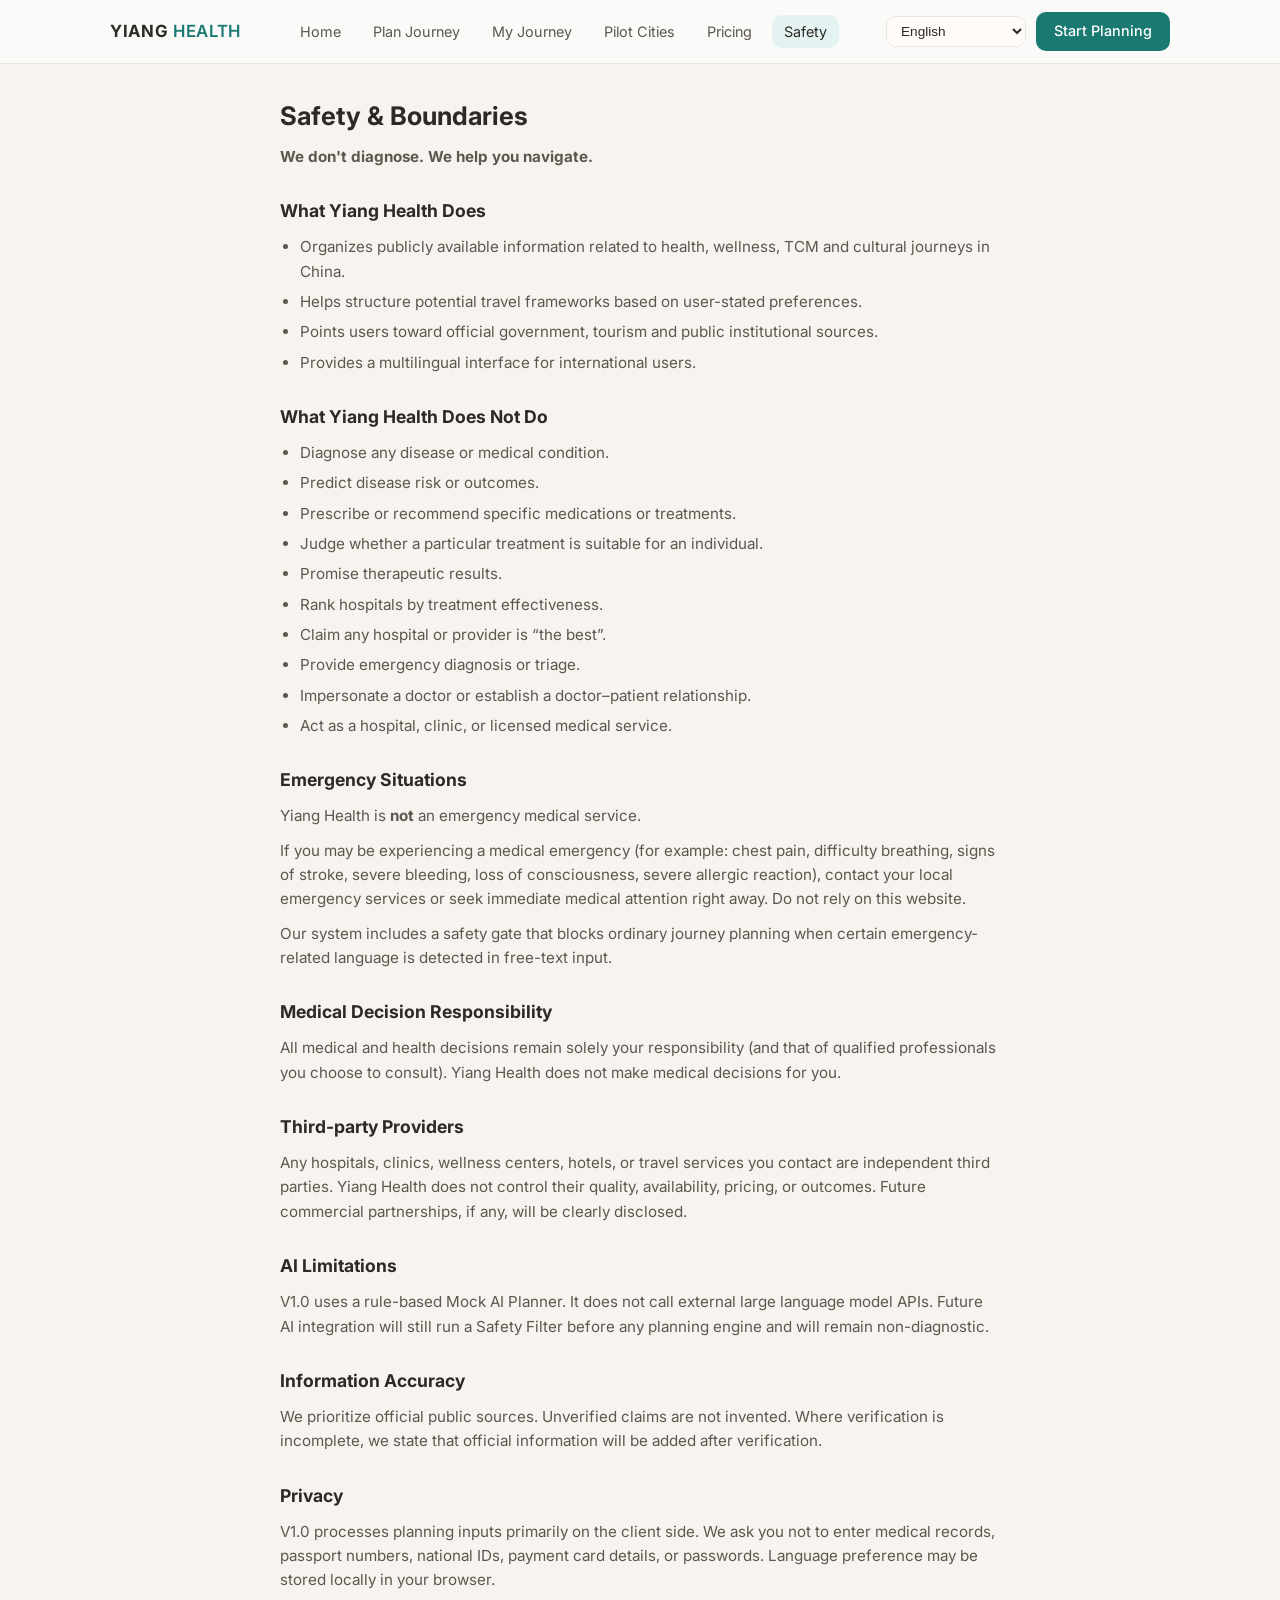
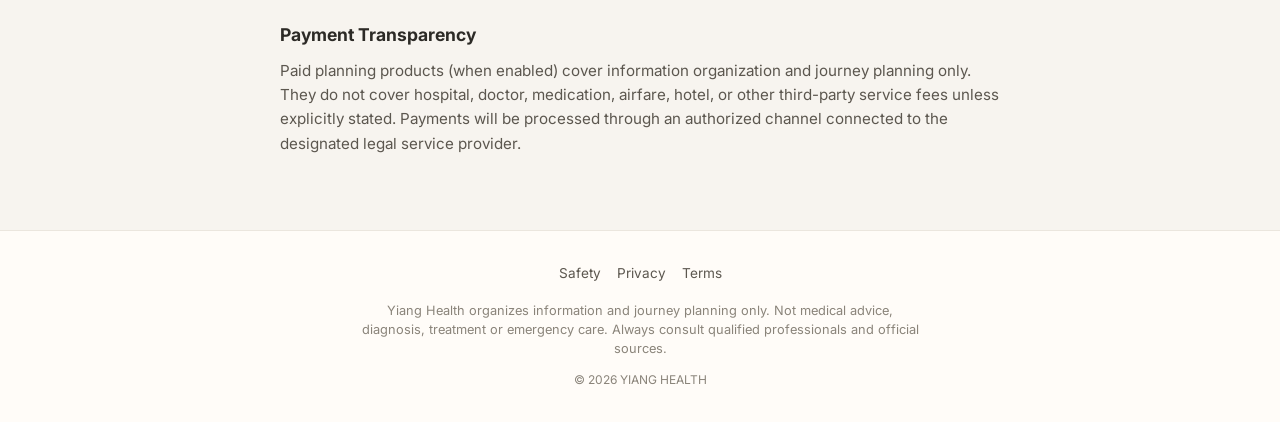
<file: health/safety.html>
<!DOCTYPE html>
<html lang="en">
<head>
  <meta charset="UTF-8">
  <meta name="viewport" content="width=device-width, initial-scale=1, viewport-fit=cover">
  <meta name="description" content="YIANG HEALTH safety boundaries — what we do and do not do.">
  <meta name="theme-color" content="#1a7a72">
  <title>Safety — YIANG HEALTH</title>
  <link rel="manifest" href="manifest.json">
  <link rel="stylesheet" href="style.css">
  <link href="https://fonts.googleapis.com/css2?family=Inter:wght@400;500;600;700&display=swap" rel="stylesheet">
</head>
<body>
  <header class="site-header">
    <div class="header-inner">
      <a href="index.html" class="logo">YIANG <span>HEALTH</span></a>
      <button class="nav-toggle" aria-label="Menu" type="button">
        <span></span><span></span><span></span>
      </button>
      <ul class="nav-links">
        <li><a href="index.html" data-i18n="nav_home">Home</a></li>
        <li><a href="planner.html" data-i18n="nav_planner">Planner</a></li>
        <li><a href="dashboard.html" data-i18n="nav_dashboard">My Plan</a></li>
        <li><a href="destinations.html" data-i18n="nav_destinations">Destinations</a></li>
        <li><a href="pricing.html" data-i18n="nav_pricing">Pricing</a></li>
        <li><a href="safety.html" data-i18n="nav_safety">Safety</a></li>
      </ul>
      <div class="header-actions">
        <select id="lang-select" aria-label="Language"></select>
        <a href="planner.html" class="btn btn-primary" data-i18n="nav_start">Start Planning</a>
      </div>
    </div>
  </header>

  <main class="main">
    <div class="legal-content">
      <h1 data-i18n="safety_title">Safety & Boundaries</h1>
      <p><strong>We don't diagnose. We help you navigate.</strong></p>

      <h2>What Yiang Health Does</h2>
      <ul>
        <li>Organizes publicly available information related to health, wellness, TCM and cultural journeys in China.</li>
        <li>Helps structure potential travel frameworks based on user-stated preferences.</li>
        <li>Points users toward official government, tourism and public institutional sources.</li>
        <li>Provides a multilingual interface for international users.</li>
      </ul>

      <h2>What Yiang Health Does Not Do</h2>
      <ul>
        <li>Diagnose any disease or medical condition.</li>
        <li>Predict disease risk or outcomes.</li>
        <li>Prescribe or recommend specific medications or treatments.</li>
        <li>Judge whether a particular treatment is suitable for an individual.</li>
        <li>Promise therapeutic results.</li>
        <li>Rank hospitals by treatment effectiveness.</li>
        <li>Claim any hospital or provider is “the best”.</li>
        <li>Provide emergency diagnosis or triage.</li>
        <li>Impersonate a doctor or establish a doctor–patient relationship.</li>
        <li>Act as a hospital, clinic, or licensed medical service.</li>
      </ul>

      <h2>Emergency Situations</h2>
      <p>Yiang Health is <strong>not</strong> an emergency medical service.</p>
      <p>If you may be experiencing a medical emergency (for example: chest pain, difficulty breathing, signs of stroke, severe bleeding, loss of consciousness, severe allergic reaction), contact your local emergency services or seek immediate medical attention right away. Do not rely on this website.</p>
      <p>Our system includes a safety gate that blocks ordinary journey planning when certain emergency-related language is detected in free-text input.</p>

      <h2>Medical Decision Responsibility</h2>
      <p>All medical and health decisions remain solely your responsibility (and that of qualified professionals you choose to consult). Yiang Health does not make medical decisions for you.</p>

      <h2>Third-party Providers</h2>
      <p>Any hospitals, clinics, wellness centers, hotels, or travel services you contact are independent third parties. Yiang Health does not control their quality, availability, pricing, or outcomes. Future commercial partnerships, if any, will be clearly disclosed.</p>

      <h2>AI Limitations</h2>
      <p>V1.0 uses a rule-based Mock AI Planner. It does not call external large language model APIs. Future AI integration will still run a Safety Filter before any planning engine and will remain non-diagnostic.</p>

      <h2>Information Accuracy</h2>
      <p>We prioritize official public sources. Unverified claims are not invented. Where verification is incomplete, we state that official information will be added after verification.</p>

      <h2>Privacy</h2>
      <p>V1.0 processes planning inputs primarily on the client side. We ask you not to enter medical records, passport numbers, national IDs, payment card details, or passwords. Language preference may be stored locally in your browser.</p>

      <h2>Payment Transparency</h2>
      <p>Paid planning products (when enabled) cover information organization and journey planning only. They do not cover hospital, doctor, medication, airfare, hotel, or other third-party service fees unless explicitly stated. Payments will be processed through an authorized channel connected to the designated legal service provider.</p>
    </div>
  </main>

  <footer class="site-footer">
    <div class="footer-inner">
      <div class="footer-links">
        <a href="safety.html" data-i18n="footer_safety">Safety</a>
        <a href="privacy.html" data-i18n="footer_privacy">Privacy</a>
        <a href="terms.html" data-i18n="footer_terms">Terms</a>
      </div>
      <p class="footer-disclaimer" data-i18n="footer_disclaimer">Yiang Health provides information organization and journey planning services only. Not medical advice. Not emergency service.</p>
      <p class="footer-copy">© 2026 YIANG HEALTH</p>
    </div>
  </footer>

  <script src="modules/config.js"></script>
  <script src="modules/data.js"></script>
  <script src="modules/safety.js"></script>
  <script src="modules/i18n.js"></script>
  <script src="modules/wellness.js"></script>
  <script src="modules/destinations.js"></script>
  <script src="modules/planner.js"></script>
  <script src="script.js"></script>
</body>
</html>
</file>
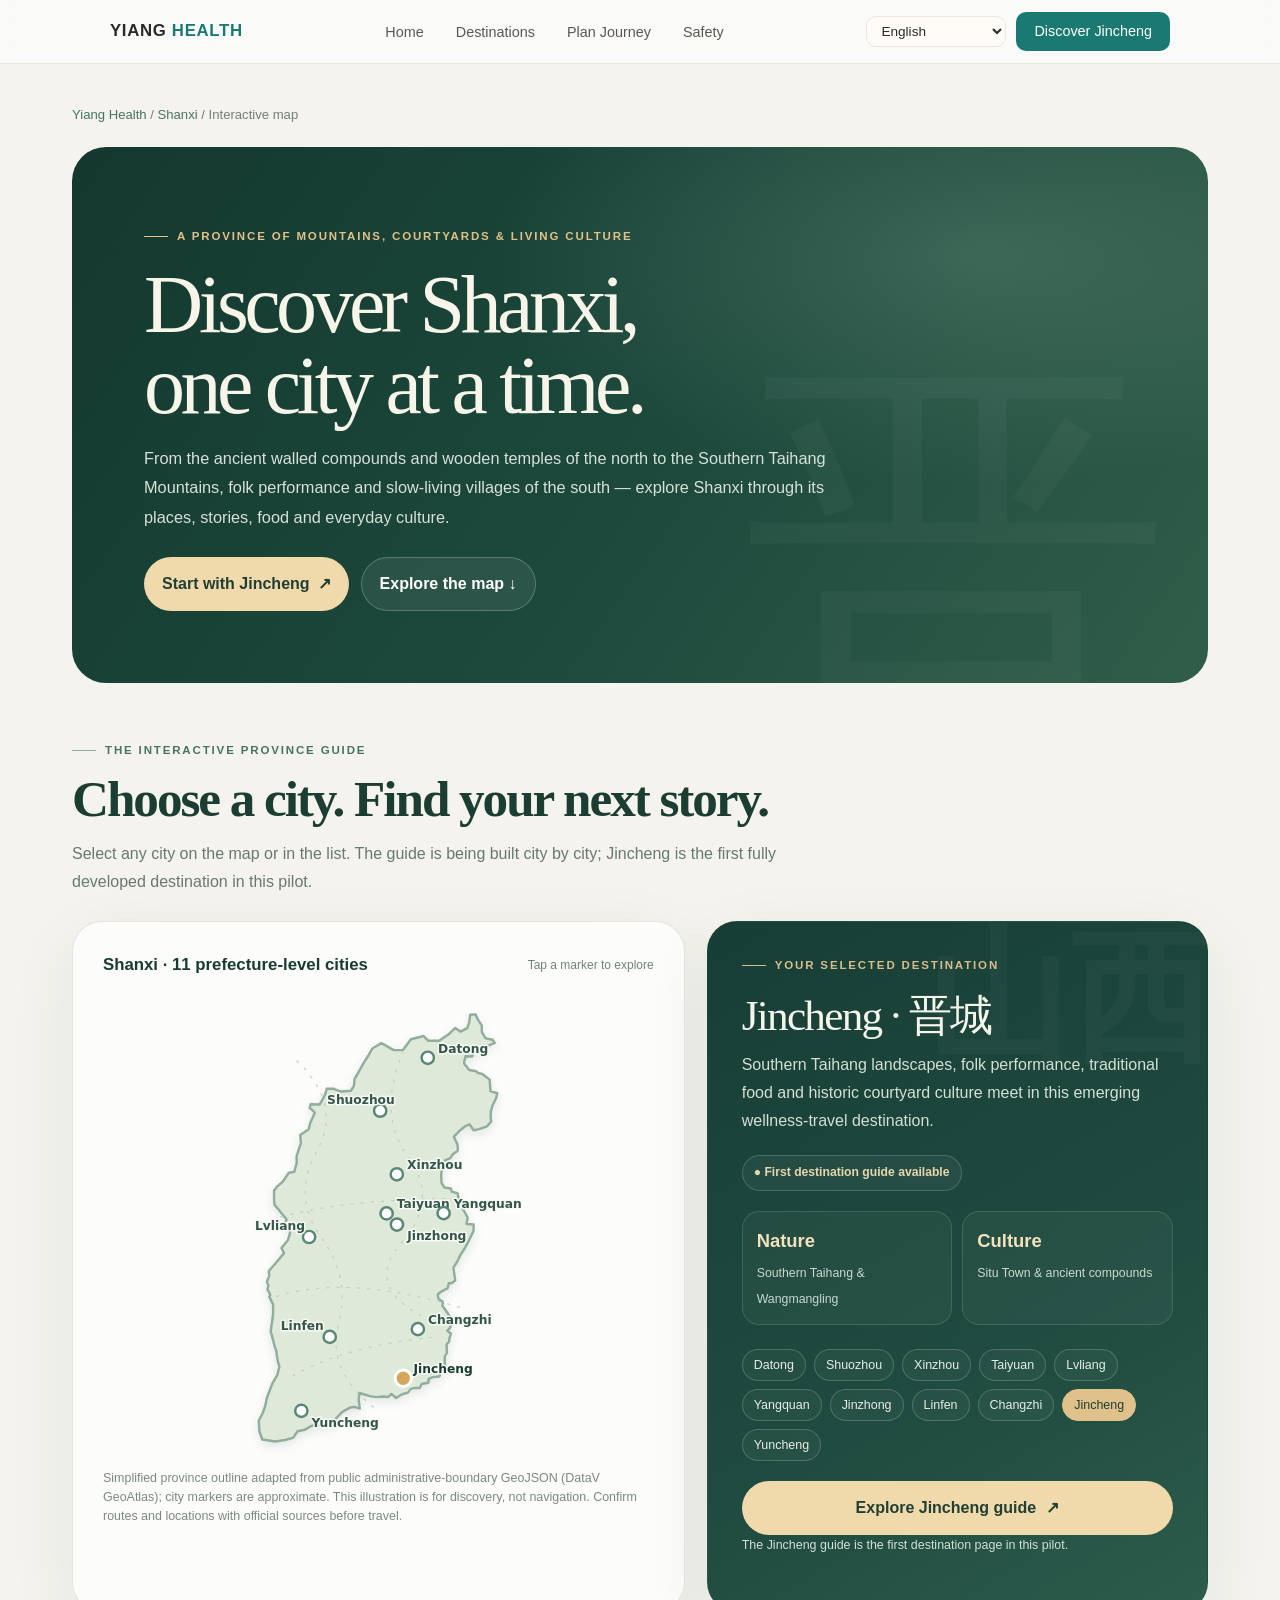
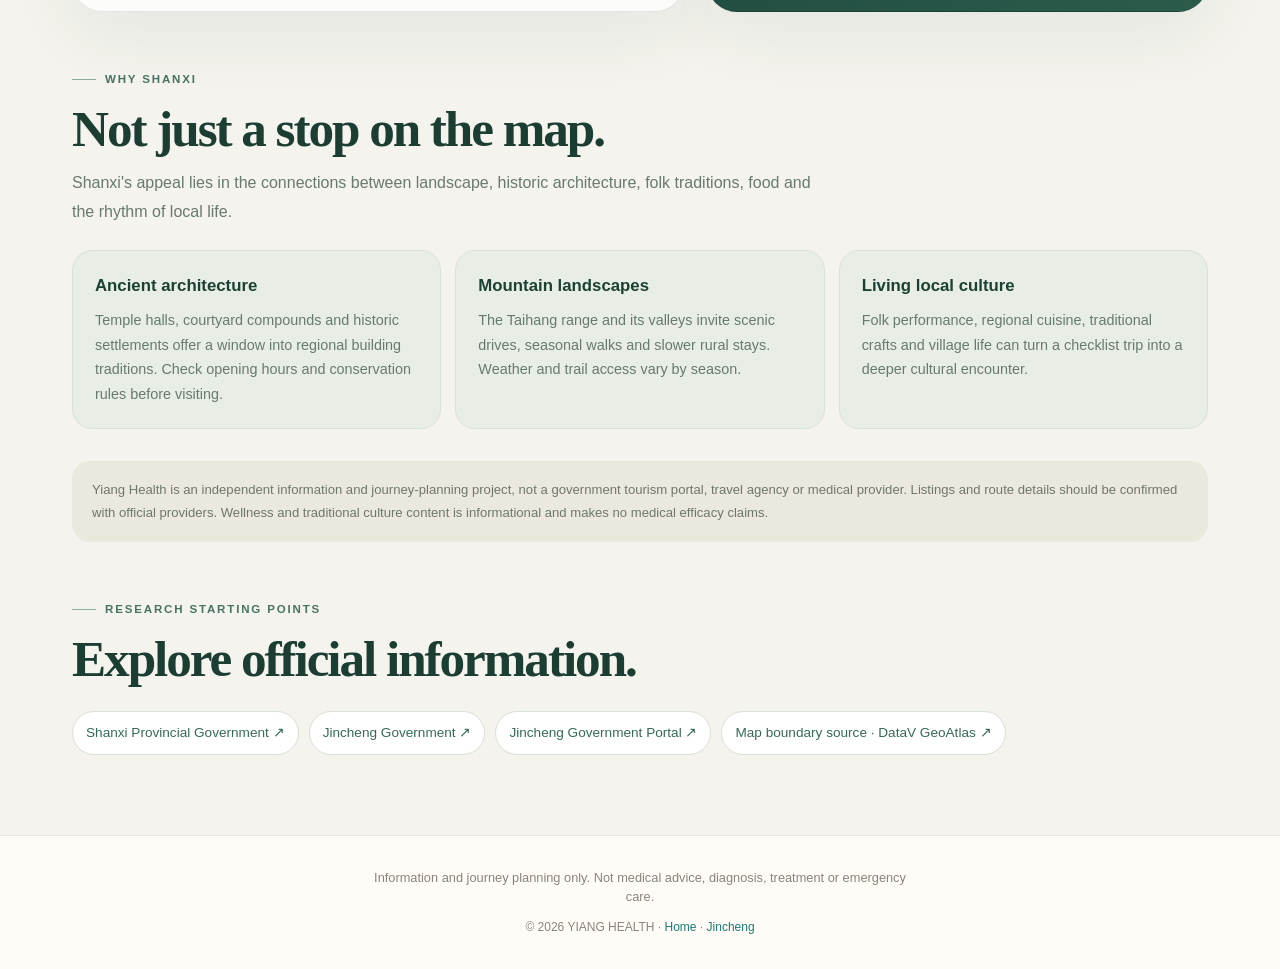
<file: health/shanxi.html>
<!DOCTYPE html>
<html lang="en">
<head>
  <meta charset="UTF-8">
  <meta name="viewport" content="width=device-width, initial-scale=1">
  <meta name="description" content="Explore Shanxi, China through an interactive map of its prefecture-level cities, heritage, landscapes, local food and wellness culture.">
  <meta name="theme-color" content="#173e35">
  <title>Explore Shanxi — Yiang Health</title>
  <link rel="canonical" href="https://yiang1905.github.io/Yiang-Health/shanxi.html">
  <link rel="stylesheet" href="style.css">
  <link rel="stylesheet" href="shanxi.css">
</head>
<body>
<header class="site-header">
  <div class="header-inner">
    <a href="index.html" class="logo" aria-label="Yiang Health home">YIANG <span>HEALTH</span></a>
    <button class="nav-toggle" aria-label="Menu" type="button" aria-expanded="false"><span></span><span></span><span></span></button>
    <ul class="nav-links">
      <li><a href="index.html">Home</a></li>
      <li><a href="destinations.html">Destinations</a></li>
      <li><a href="planner.html">Plan Journey</a></li>
      <li><a href="safety.html">Safety</a></li>
    </ul>
    <div class="header-actions"><select id="lang-select" aria-label="Language"></select><a href="jincheng.html" class="btn btn-primary">Discover Jincheng</a></div>
  </div>
</header>
<main class="shx-page">
  <div class="shx-container">
    <p class="shx-breadcrumb"><a href="index.html">Yiang Health</a> / <a href="shanxi.html">Shanxi</a> / Interactive map</p>
    <section class="shx-hero">
      <span class="shx-kicker">A PROVINCE OF MOUNTAINS, COURTYARDS & LIVING CULTURE</span>
      <h1>Discover Shanxi,<br>one city at a time.</h1>
      <p>From the ancient walled compounds and wooden temples of the north to the Southern Taihang Mountains, folk performance and slow-living villages of the south — explore Shanxi through its places, stories, food and everyday culture.</p>
      <div class="shx-hero-actions"><a class="shx-button" href="jincheng.html">Start with Jincheng <span aria-hidden="true">↗</span></a><a class="shx-button alt" href="#shanxi-map">Explore the map ↓</a></div>
    </section>
    <section class="shx-section" id="shanxi-map">
      <div class="shx-section-heading">
        <span class="shx-kicker">THE INTERACTIVE PROVINCE GUIDE</span>
        <h2>Choose a city. Find your next story.</h2>
        <p>Select any city on the map or in the list. The guide is being built city by city; Jincheng is the first fully developed destination in this pilot.</p>
      </div>
      <div class="shanxi-feature-grid">
        <div class="shx-map-panel">
          <div class="shx-map-heading"><strong>Shanxi · 11 prefecture-level cities</strong><span>Tap a marker to explore</span></div>
          <svg class="shx-map" viewBox="0 0 390 470" role="img" aria-label="Schematic interactive map of Shanxi province and its eleven prefecture-level cities">
            <defs><linearGradient id="shxFill" x1="0" y1="0" x2="1" y2="1"><stop offset="0" stop-color="#e8eedc"/><stop offset="1" stop-color="#cddfce"/></linearGradient><filter id="shxShadow" x="-30%" y="-30%" width="160%" height="160%"><feDropShadow dx="0" dy="4" stdDeviation="4" flood-color="#315b48" flood-opacity=".12"/></filter></defs>
            <path class="shx-province-shape" fill="url(#shxFill)" filter="url(#shxShadow)" d="M96.6 366.3 L98.1 371.7 L96.1 379.8 L91.2 388.3 L85.9 402.2 L84.1 410.8 L81.7 417.4 L77.9 424.7 L78.6 435.3 L81.4 443.1 L94.2 445 L103.6 443.6 L111.5 441.5 L115.9 435 L123 433.5 L129 430 L133.2 428.9 L140.8 429.2 L147.9 426.8 L151.4 424.7 L156.2 419.8 L159.4 416.3 L163.2 414.1 L167.3 411.8 L171.4 411.2 L176.8 412.8 L175.7 403.6 L176.6 397.5 L186.5 400.6 L193.3 401.6 L199.9 400.9 L204.5 401.5 L207.8 398.6 L210.3 400.6 L212.3 402.5 L217.8 399 L224 397.2 L226.7 393.5 L231.1 392.5 L235.5 392.6 L237.4 388.7 L243.9 387.5 L244.3 383.8 L248.6 382 L254.8 381.3 L257.5 374.3 L261.2 373.5 L260 368.4 L260.1 362 L261.1 359.9 L262.2 358.3 L261.8 350 L264.2 347.4 L264.5 344.5 L266 339.3 L262.6 336.6 L265.2 333.7 L266.1 330.4 L266.8 325.1 L261.4 317.3 L257.7 312.1 L258.2 308.4 L253.7 305 L253.2 300.8 L256.4 298.4 L262.9 294.8 L264 290 L267 289.8 L270.3 287.3 L269.1 279 L268.4 275 L272.4 268.7 L275.3 262.4 L279.3 256.3 L282.8 250 L288.1 239.1 L288.4 232.5 L281.3 232.1 L282.5 225.9 L279.9 220.9 L274.6 212.6 L273.6 206.7 L272.5 201.9 L266.9 200.4 L265.9 197.3 L259.8 196.4 L256.9 191.9 L256.5 183.4 L257.5 177.5 L260.1 169.9 L265.4 167.5 L267.7 164.1 L272.8 160.2 L272.6 154.4 L268.9 146.5 L275.2 140.2 L279.4 136.8 L284.2 134.4 L288.3 140.2 L293.7 139.2 L301.4 136.4 L305.4 131.8 L305 128 L305.1 121.9 L306.9 115.8 L310.4 108.7 L311.5 104 L304.8 101.8 L304 90.7 L296.8 85.1 L292.4 84.2 L290.9 82.5 L284 81.2 L279.3 75.4 L279 73.4 L280.4 67.8 L286.9 68.1 L288.1 62.6 L294.2 62 L299.6 58.7 L309 54.8 L306.9 51.6 L300.1 50.3 L296.3 44.2 L296.3 37.8 L292.8 32.5 L290.2 26.8 L284.9 27.2 L284 34.8 L282.1 40.3 L275.5 43.7 L270.4 40.1 L263.5 46.6 L254.5 52.7 L243.8 52.6 L239.3 48 L226.9 51.1 L219.1 61.6 L210 61.8 L198.1 55 L189.1 60.2 L185.5 66.7 L181.1 73.6 L175.7 83.2 L171.7 90.3 L171.1 96.8 L168.1 101.6 L158.5 102.4 L151.3 99.7 L144.4 99.6 L143.8 102.2 L142.8 105.4 L140.4 110.1 L137.6 115 L128.7 114.8 L127.8 118.6 L130 120.2 L132.8 123.1 L128.2 133.3 L126.9 139.3 L118.5 145 L119.2 152.7 L117.1 158.9 L114.9 165.9 L115.1 172.2 L112.6 181 L107.4 181.8 L101.5 190.5 L96.1 195.2 L92.9 199.3 L92.9 207.7 L93.4 213.5 L98.2 219 L105.2 227.6 L103.4 231.1 L108.4 234.9 L108.4 241.5 L106.4 248 L100.1 255.6 L102.7 260.6 L94.6 270.3 L88.4 277.4 L87.7 278.8 L88.3 282.6 L85.8 288.8 L87.4 292.1 L86.4 296.2 L88.2 299.1 L89.1 301.6 L88.2 303.2 L91.9 310.8 L92 319.5 L91 327.2 L89.6 337.2 L92 346 L93.3 351.1 L95.2 356.9 L95.9 362.8 L96.6 366.3 Z"/>
            <path class="shx-map-ridge" d="M115 72 Q160 115 135 160 T139 245 T156 330 T191 412 M220 62 Q193 124 224 166 T218 250 T237 322"/>
            <path class="shx-map-ridge" d="M80 231 Q145 208 274 207 M95 303 Q164 281 276 314 M111 381 Q161 352 247 343"/>
            <g class="shx-city" data-city="datong" tabindex="0" role="button" aria-label="Datong"><circle class="shx-dot" cx="243.4" cy="69.3" r="6"/><text x="253.4" y="64.3">Datong</text></g>
            <g class="shx-city" data-city="shuozhou" tabindex="0" role="button" aria-label="Shuozhou"><circle class="shx-dot" cx="196.8" cy="121.1" r="6"/><text x="144.8" y="114.1">Shuozhou</text></g>
            <g class="shx-city" data-city="xinzhou" tabindex="0" role="button" aria-label="Xinzhou"><circle class="shx-dot" cx="213.1" cy="183.4" r="6"/><text x="223.1" y="178.4">Xinzhou</text></g>
            <g class="shx-city" data-city="taiyuan" tabindex="0" role="button" aria-label="Taiyuan"><circle class="shx-dot" cx="203.1" cy="221.7" r="6"/><text x="213.1" y="216.7">Taiyuan</text></g>
            <g class="shx-city" data-city="lvliang" tabindex="0" role="button" aria-label="Lvliang"><circle class="shx-dot" cx="127.2" cy="244.8" r="6"/><text x="74.2" y="237.8">Lvliang</text></g>
            <g class="shx-city" data-city="yangquan" tabindex="0" role="button" aria-label="Yangquan"><circle class="shx-dot" cx="258.9" cy="221.4" r="6"/><text x="268.9" y="216.4">Yangquan</text></g>
            <g class="shx-city" data-city="jinzhong" tabindex="0" role="button" aria-label="Jinzhong"><circle class="shx-dot" cx="213.2" cy="232.6" r="6"/><text x="223.2" y="247.6">Jinzhong</text></g>
            <g class="shx-city" data-city="linfen" tabindex="0" role="button" aria-label="Linfen"><circle class="shx-dot" cx="147.4" cy="342.6" r="6"/><text x="99.4" y="335.6">Linfen</text></g>
            <g class="shx-city" data-city="changzhi" tabindex="0" role="button" aria-label="Changzhi"><circle class="shx-dot" cx="233.7" cy="335" r="6"/><text x="243.7" y="330">Changzhi</text></g>
            <g class="shx-city" data-city="jincheng" tabindex="0" role="button" aria-label="Jincheng"><circle class="shx-dot" cx="219.4" cy="383.1" r="7"/><text x="229.4" y="378.1">Jincheng</text></g>
            <g class="shx-city" data-city="yuncheng" tabindex="0" role="button" aria-label="Yuncheng"><circle class="shx-dot" cx="119.6" cy="415" r="6"/><text x="129.6" y="431">Yuncheng</text></g>
          </svg>
          <p class="shx-map-note">Simplified province outline adapted from public administrative-boundary GeoJSON (DataV GeoAtlas); city markers are approximate. This illustration is for discovery, not navigation. Confirm routes and locations with official sources before travel.</p>
        </div>
        <aside class="shx-story-panel" aria-live="polite" id="shx-city-detail">
          <span class="shx-kicker">YOUR SELECTED DESTINATION</span>
          <h3 id="shx-city-name">Jincheng · 晋城</h3>
          <p id="shx-city-desc">Southern Taihang landscapes, folk performance, traditional food and historic courtyard culture meet in this emerging wellness-travel destination.</p>
          <span class="shx-city-status" id="shx-city-status">● First destination guide available</span>
          <div class="shx-highlights" id="shx-city-highlights"><div class="shx-highlight"><strong>Nature</strong><span>Southern Taihang & Wangmangling</span></div><div class="shx-highlight"><strong>Culture</strong><span>Situ Town & ancient compounds</span></div></div>
          <div class="shx-city-list" id="shx-city-list" aria-label="Choose a Shanxi city">
            <button class="shx-city-chip" data-city="datong">Datong</button><button class="shx-city-chip" data-city="shuozhou">Shuozhou</button><button class="shx-city-chip" data-city="xinzhou">Xinzhou</button><button class="shx-city-chip" data-city="taiyuan">Taiyuan</button><button class="shx-city-chip" data-city="lvliang">Lvliang</button><button class="shx-city-chip" data-city="yangquan">Yangquan</button><button class="shx-city-chip" data-city="jinzhong">Jinzhong</button><button class="shx-city-chip" data-city="linfen">Linfen</button><button class="shx-city-chip" data-city="changzhi">Changzhi</button><button class="shx-city-chip is-active" data-city="jincheng">Jincheng</button><button class="shx-city-chip" data-city="yuncheng">Yuncheng</button>
          </div>
          <a class="shx-panel-cta" id="shx-city-link" href="jincheng.html">Explore Jincheng guide <span aria-hidden="true">↗</span></a>
          <p class="shx-soon" id="shx-city-soon">Other city guides are being developed in stages.</p>
        </aside>
      </div>
    </section>
    <section class="shx-section">
      <div class="shx-section-heading"><span class="shx-kicker">WHY SHANXI</span><h2>Not just a stop on the map.</h2><p>Shanxi's appeal lies in the connections between landscape, historic architecture, folk traditions, food and the rhythm of local life.</p></div>
      <div class="shx-info-grid">
        <article class="shx-info-card"><h3>Ancient architecture</h3><p>Temple halls, courtyard compounds and historic settlements offer a window into regional building traditions. Check opening hours and conservation rules before visiting.</p></article>
        <article class="shx-info-card"><h3>Mountain landscapes</h3><p>The Taihang range and its valleys invite scenic drives, seasonal walks and slower rural stays. Weather and trail access vary by season.</p></article>
        <article class="shx-info-card"><h3>Living local culture</h3><p>Folk performance, regional cuisine, traditional crafts and village life can turn a checklist trip into a deeper cultural encounter.</p></article>
      </div>
    </section>
    <div class="shx-disclaimer">Yiang Health is an independent information and journey-planning project, not a government tourism portal, travel agency or medical provider. Listings and route details should be confirmed with official providers. Wellness and traditional culture content is informational and makes no medical efficacy claims.</div>
    <section class="shx-section">
      <div class="shx-section-heading"><span class="shx-kicker">RESEARCH STARTING POINTS</span><h2>Explore official information.</h2></div>
      <div class="shx-source-list"><a href="https://www.shanxi.gov.cn/" target="_blank" rel="noopener">Shanxi Provincial Government ↗</a><a href="https://jcgov.gov.cn/" target="_blank" rel="noopener">Jincheng Government ↗</a><a href="https://www.jcgov.gov.cn/" target="_blank" rel="noopener">Jincheng Government Portal ↗</a><a href="https://geo.datav.aliyun.com/areas_v3/bound/140000.json" target="_blank" rel="noopener">Map boundary source · DataV GeoAtlas ↗</a></div>
    </section>
  </div>
</main>
<footer class="site-footer"><div class="footer-inner"><p class="footer-disclaimer">Information and journey planning only. Not medical advice, diagnosis, treatment or emergency care.</p><p class="footer-copy">© 2026 YIANG HEALTH · <a href="index.html">Home</a> · <a href="jincheng.html">Jincheng</a></p></div></footer>
<script src="modules/i18n.js"></script><script src="script.js"></script>
<script>
(function(){
 const cities={
  datong:{name:'Datong · 大同',desc:'A northern Shanxi gateway known for monumental Buddhist heritage, ancient walls and access to the broader northern plateau. Start with official cultural-site information and seasonal travel checks.',status:'● City overview · guide in development',highlights:[['Heritage','Yungang Grottoes & historic architecture'],['Landscape','Northern Shanxi & plateau scenery']]},
  shuozhou:{name:'Shuozhou · 朔州',desc:'Explore northern Shanxi’s borderland history, temple architecture and open landscapes. Detailed local routes and visitor logistics will be added after source verification.',status:'● City overview · guide in development',highlights:[['Heritage','Temples & regional history'],['Landscape','Northern Shanxi scenery']]},
  xinzhou:{name:'Xinzhou · 忻州',desc:'A gateway to mountain scenery, historic settlements and the Wutai Mountain cultural landscape. Confirm site access, weather and transport before travelling.',status:'● City overview · guide in development',highlights:[['Nature','Mountain routes & seasonal scenery'],['Culture','Historic religious architecture']]},
  taiyuan:{name:'Taiyuan · 太原',desc:'Shanxi’s provincial capital and a practical starting point for transport, museums, food and regional history. Use it as a hub before travelling onward to smaller cities.',status:'● City overview · guide in development',highlights:[['City life','Museums, food & transport hub'],['Heritage','Jinci and regional history']]},
  lvliang:{name:'Lvliang · 吕梁',desc:'A western Shanxi region of loess landscapes, historic villages and distinctive food and wine traditions. Specific destinations will be added as official visitor information is verified.',status:'● City overview · guide in development',highlights:[['Landscape','Loess plateau & countryside'],['Local life','Village culture & regional food']]},
  yangquan:{name:'Yangquan · 阳泉',desc:'Explore eastern Shanxi’s mountain-edge landscapes, industrial heritage and access routes toward the Taihang region. The detailed guide is being developed.',status:'● City overview · guide in development',highlights:[['Landscape','Taihang foothills'],['History','Industrial & local heritage']]},
  jinzhong:{name:'Jinzhong · 晋中',desc:'A region strongly associated with historic merchant compounds, old towns and courtyard architecture. Check preservation rules and local opening information before visits.',status:'● City overview · guide in development',highlights:[['Architecture','Courtyard compounds & old towns'],['Culture','Merchant history & local crafts']]},
  linfen:{name:'Linfen · 临汾',desc:'Southern Shanxi history, traditional settlements and the wider Fen River valley form a varied cultural journey. A source-checked visitor guide is planned.',status:'● City overview · guide in development',highlights:[['Heritage','Historic sites & settlements'],['Landscape','Fen River valley & countryside']]},
  changzhi:{name:'Changzhi · 长治',desc:'The eastern Shanxi highlands connect historic towns, traditional architecture and the wider Taihang landscape. Seasonal conditions can shape road and trail access.',status:'● City overview · guide in development',highlights:[['Nature','Taihang landscapes'],['Culture','Traditional settlements']]},
  jincheng:{name:'Jincheng · 晋城',desc:'Southern Taihang landscapes, folk performance, traditional food and historic courtyard culture meet in this emerging wellness-travel destination.',status:'● First destination guide available',highlights:[['Nature','Southern Taihang & Wangmangling'],['Culture','Situ Town & ancient compounds']]},
  yuncheng:{name:'Yuncheng · 运城',desc:'Southernmost Shanxi combines ancient history, salt-lake landscapes, temples and local food traditions. A fuller guide will follow source checks.',status:'● City overview · guide in development',highlights:[['Heritage','Ancient temples & historic sites'],['Landscape','Salt-lake region & southern Shanxi']]}
 };
 const mapNodes=[...document.querySelectorAll('.shx-city[data-city]')], chips=[...document.querySelectorAll('.shx-city-chip[data-city]')];
 const name=document.getElementById('shx-city-name'),desc=document.getElementById('shx-city-desc'),status=document.getElementById('shx-city-status'),highlights=document.getElementById('shx-city-highlights'),link=document.getElementById('shx-city-link'),soon=document.getElementById('shx-city-soon');
 function selectCity(id){
  const c=cities[id]||cities.jincheng;
  mapNodes.forEach(n=>n.classList.toggle('is-active',n.dataset.city===id));chips.forEach(n=>n.classList.toggle('is-active',n.dataset.city===id));
  name.textContent=c.name;desc.textContent=c.desc;status.textContent=c.status;
  highlights.innerHTML=c.highlights.map(h=>'<div class="shx-highlight"><strong>'+h[0]+'</strong><span>'+h[1]+'</span></div>').join('');
  if(id==='jincheng'){link.href='jincheng.html';link.style.display='inline-flex';link.innerHTML='Explore Jincheng guide <span aria-hidden="true">↗</span>';soon.textContent='The Jincheng guide is the first destination page in this pilot.';}
  else{link.href='#';link.style.display='none';soon.textContent='This city profile is an initial orientation. A fully sourced destination guide is coming in a later build.';}
 }
 mapNodes.forEach(n=>{n.addEventListener('click',()=>selectCity(n.dataset.city));n.addEventListener('keydown',e=>{if(e.key==='Enter'||e.key===' '){e.preventDefault();selectCity(n.dataset.city);}})});
 chips.forEach(n=>n.addEventListener('click',()=>selectCity(n.dataset.city)));
 const requestedCity = new URLSearchParams(location.search).get('city');
 selectCity(cities[requestedCity] ? requestedCity : 'jincheng');
})();
</script>
</body>
</html>
</file>
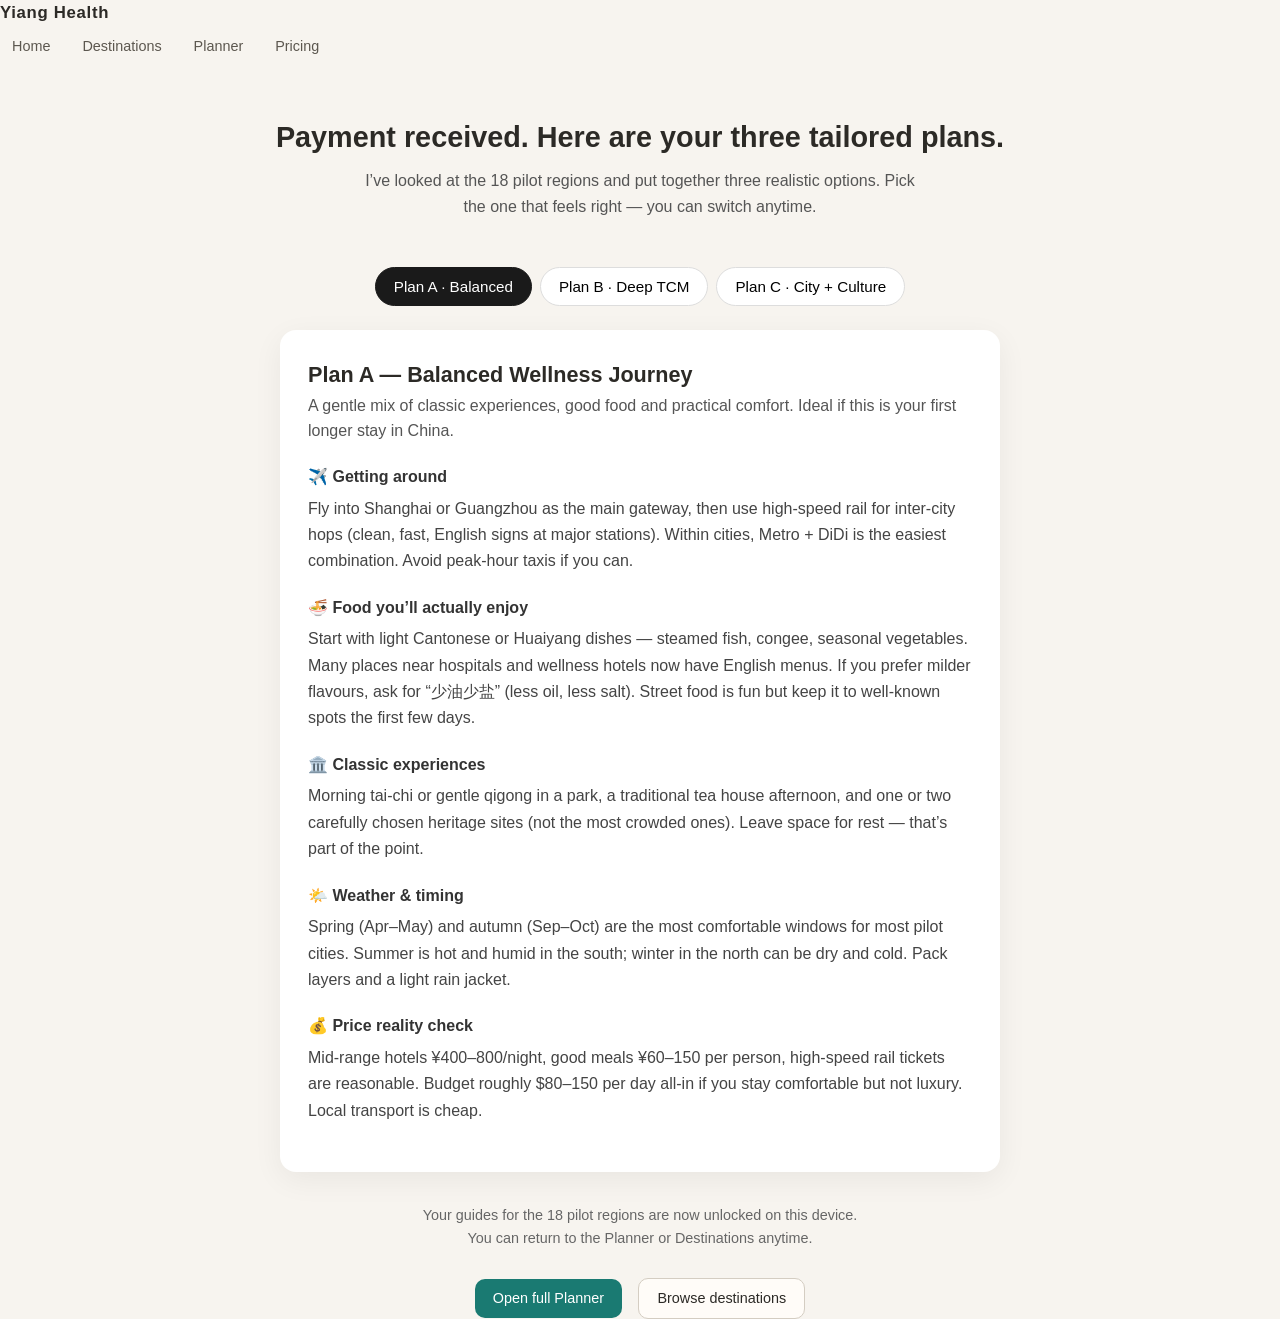
<file: health/success.html>
<!DOCTYPE html>
<html lang="en">
<head>
  <meta charset="UTF-8">
  <meta name="viewport" content="width=device-width, initial-scale=1.0">
  <title>Your Journey Plans Ready · Yiang Health</title>
  <link rel="stylesheet" href="style.css">
  <style>
    .success-hero { text-align: center; padding: 48px 20px 24px; }
    .success-hero h1 { font-size: 1.8rem; margin-bottom: 8px; }
    .success-hero p { color: #555; max-width: 560px; margin: 0 auto 24px; }
    .plan-tabs { display: flex; gap: 8px; justify-content: center; flex-wrap: wrap; margin-bottom: 24px; }
    .plan-tab { padding: 10px 18px; border: 1px solid #ddd; border-radius: 999px; background: #fff; cursor: pointer; font-size: 0.95rem; }
    .plan-tab.active { background: #1a1a1a; color: #fff; border-color: #1a1a1a; }
    .plan-card { max-width: 720px; margin: 0 auto 32px; background: #fff; border-radius: 16px; padding: 28px; box-shadow: 0 8px 30px rgba(0,0,0,0.06); display: none; }
    .plan-card.active { display: block; }
    .plan-card h2 { margin-top: 0; font-size: 1.35rem; }
    .plan-section { margin: 20px 0; }
    .plan-section h3 { font-size: 1rem; color: #333; margin-bottom: 6px; display: flex; align-items: center; gap: 8px; }
    .plan-section p { color: #444; line-height: 1.65; margin: 0; }
    .unlock-note { text-align: center; font-size: 0.9rem; color: #666; margin-top: 16px; }
    .btn-row { text-align: center; margin-top: 28px; }
  </style>
</head>
<body>
  <header class="header">
    <div class="container nav-container">
      <a href="index.html" class="logo">Yiang Health</a>
      <nav class="nav-links">
        <a href="index.html">Home</a>
        <a href="destinations.html">Destinations</a>
        <a href="planner.html">Planner</a>
        <a href="pricing.html">Pricing</a>
      </nav>
    </div>
  </header>

  <main>
    <div class="success-hero">
      <h1 data-en="Payment received. Here are your three tailored plans." data-zh="付款成功。这是为你量身准备的三个方案。">
        Payment received. Here are your three tailored plans.
      </h1>
      <p data-en="I’ve looked at the 18 pilot regions and put together three realistic options. Pick the one that feels right — you can switch anytime."
         data-zh="我根据 18 个试点地区为你整理了三个切实可行的方案。选一个最合适你的，随时可以切换查看。">
        I’ve looked at the 18 pilot regions and put together three realistic options. Pick the one that feels right — you can switch anytime.
      </p>
    </div>

    <div class="plan-tabs" id="plan-tabs">
      <button class="plan-tab active" data-plan="1">Plan A · Balanced</button>
      <button class="plan-tab" data-plan="2">Plan B · Deep TCM</button>
      <button class="plan-tab" data-plan="3">Plan C · City + Culture</button>
    </div>

    <!-- PLAN 1 -->
    <div class="plan-card active" id="plan-1">
      <h2>Plan A — Balanced Wellness Journey</h2>
      <p style="color:#555;margin-bottom:20px">A gentle mix of classic experiences, good food and practical comfort. Ideal if this is your first longer stay in China.</p>

      <div class="plan-section">
        <h3>✈️ Getting around</h3>
        <p>Fly into Shanghai or Guangzhou as the main gateway, then use high-speed rail for inter-city hops (clean, fast, English signs at major stations). Within cities, Metro + DiDi is the easiest combination. Avoid peak-hour taxis if you can.</p>
      </div>
      <div class="plan-section">
        <h3>🍜 Food you’ll actually enjoy</h3>
        <p>Start with light Cantonese or Huaiyang dishes — steamed fish, congee, seasonal vegetables. Many places near hospitals and wellness hotels now have English menus. If you prefer milder flavours, ask for “少油少盐” (less oil, less salt). Street food is fun but keep it to well-known spots the first few days.</p>
      </div>
      <div class="plan-section">
        <h3>🏛️ Classic experiences</h3>
        <p>Morning tai-chi or gentle qigong in a park, a traditional tea house afternoon, and one or two carefully chosen heritage sites (not the most crowded ones). Leave space for rest — that’s part of the point.</p>
      </div>
      <div class="plan-section">
        <h3>🌤️ Weather & timing</h3>
        <p>Spring (Apr–May) and autumn (Sep–Oct) are the most comfortable windows for most pilot cities. Summer is hot and humid in the south; winter in the north can be dry and cold. Pack layers and a light rain jacket.</p>
      </div>
      <div class="plan-section">
        <h3>💰 Price reality check</h3>
        <p>Mid-range hotels ¥400–800/night, good meals ¥60–150 per person, high-speed rail tickets are reasonable. Budget roughly $80–150 per day all-in if you stay comfortable but not luxury. Local transport is cheap.</p>
      </div>
    </div>

    <!-- PLAN 2 -->
    <div class="plan-card" id="plan-2">
      <h2>Plan B — Deeper TCM & Recovery Focus</h2>
      <p style="color:#555;margin-bottom:20px">For visitors who want more time around traditional medicine resources and quieter recovery environments.</p>

      <div class="plan-section">
        <h3>✈️ Getting around</h3>
        <p>Consider flying into cities with strong TCM hospitals and surrounding wellness facilities (examples in the pilot list: certain areas in Zhejiang, Guangdong, Sichuan). Once there, stay in one base for several days so you don’t waste energy on constant moving.</p>
      </div>
      <div class="plan-section">
        <h3>🍜 Food as part of the plan</h3>
        <p>Many places near TCM centres offer medicinal cuisine or light therapeutic menus. Think clear soups, herbal teas, seasonal produce. It’s milder and easier on the system after travel. Still keep ordinary enjoyable meals — balance matters.</p>
      </div>
      <div class="plan-section">
        <h3>🏛️ Classic & quiet experiences</h3>
        <p>Focus on gardens, temple walks, tea culture and shorter guided orientation visits rather than long tourist days. The goal is rhythm and recovery, not ticking boxes.</p>
      </div>
      <div class="plan-section">
        <h3>🌤️ Weather & timing</h3>
        <p>Same seasons as Plan A work well. If you are sensitive to heat or dry air, avoid peak summer in the south and deep winter in the far north. Check local forecasts a week before you fly.</p>
      </div>
      <div class="plan-section">
        <h3>💰 Price reality check</h3>
        <p>Staying longer in one place often costs less overall. Mid-range wellness-oriented hotels or apartments can be good value for weekly stays. Meals stay moderate. Transport costs drop because you move less.</p>
      </div>
    </div>

    <!-- PLAN 3 -->
    <div class="plan-card" id="plan-3">
      <h2>Plan C — City Life + Culture Mix</h2>
      <p style="color:#555;margin-bottom:20px">More urban energy, modern comforts and classic cultural highlights. Good if you like walking cities and want variety.</p>

      <div class="plan-section">
        <h3>✈️ Getting around</h3>
        <p>Base yourself in one of the larger pilot cities with excellent metro systems (Shanghai, Guangzhou, Chengdu, etc.). Use high-speed rail for 1–2 day trips to nearby pilot areas. Metro + walking + occasional DiDi covers almost everything.</p>
      </div>
      <div class="plan-section">
        <h3>🍜 Food scene</h3>
        <p>You’ll have the widest choice here — from refined regional restaurants to lively night markets. Try local specialties but pace yourself. Many modern cafés and international options exist if you need a break from Chinese food.</p>
      </div>
      <div class="plan-section">
        <h3>🏛️ Classic highlights</h3>
        <p>Pick 3–4 must-see cultural or heritage spots and give each proper time. Mix them with neighbourhood walks, parks and evening riverside or lake areas. Avoid trying to see everything in one trip.</p>
      </div>
      <div class="plan-section">
        <h3>🌤️ Weather & timing</h3>
        <p>Cities have more indoor options, so shoulder seasons still feel best, but you have more flexibility. Air quality can vary — check the daily index if you are sensitive.</p>
      </div>
      <div class="plan-section">
        <h3>💰 Price reality check</h3>
        <p>Big cities have a wider price range. You can spend more on nice hotels and dinners, or keep it moderate by choosing well-located mid-range places and local restaurants. Transport is efficient and inexpensive once you’re in the metro network.</p>
      </div>
    </div>

    <div class="unlock-note">
      Your guides for the 18 pilot regions are now unlocked on this device.<br>
      You can return to the Planner or Destinations anytime.
    </div>

    <div class="btn-row">
      <a href="planner.html" class="btn btn-primary">Open full Planner</a>
      <a href="destinations.html" class="btn btn-secondary" style="margin-left:12px">Browse destinations</a>
    </div>
  </main>

  <script>
    // Simple tab switcher
    document.querySelectorAll('.plan-tab').forEach(tab => {
      tab.addEventListener('click', () => {
        document.querySelectorAll('.plan-tab').forEach(t => t.classList.remove('active'));
        document.querySelectorAll('.plan-card').forEach(c => c.classList.remove('active'));
        tab.classList.add('active');
        document.getElementById('plan-' + tab.dataset.plan).classList.add('active');
      });
    });

    // Auto-unlock based on URL param or default
    (function() {
      const params = new URLSearchParams(location.search);
      const plan = params.get('plan') || 'full';
      // Mark as unlocked in localStorage so other pages know
      try {
        localStorage.setItem('yiang_health_unlocked', plan);
        localStorage.setItem('yiang_health_unlock_time', Date.now());
      } catch(e) {}
    })();
  </script>
</body>
</html>
</file>
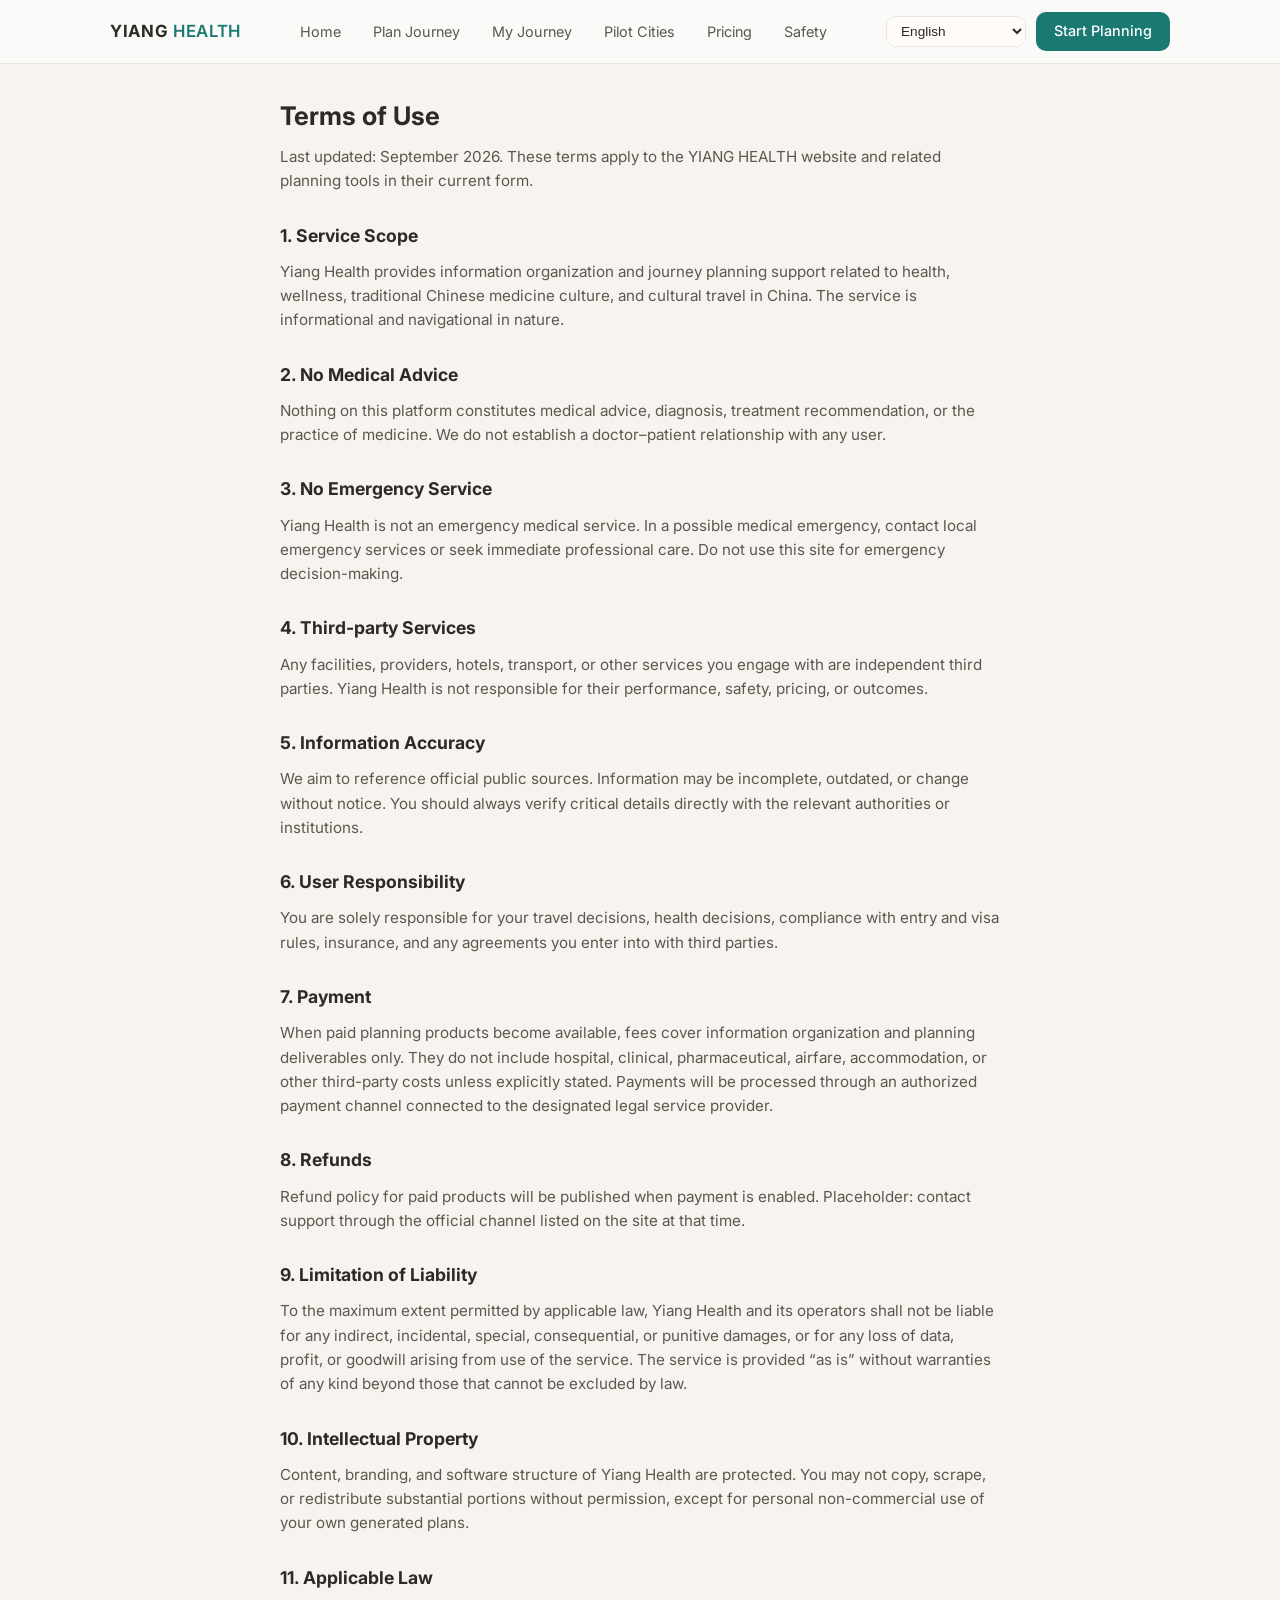
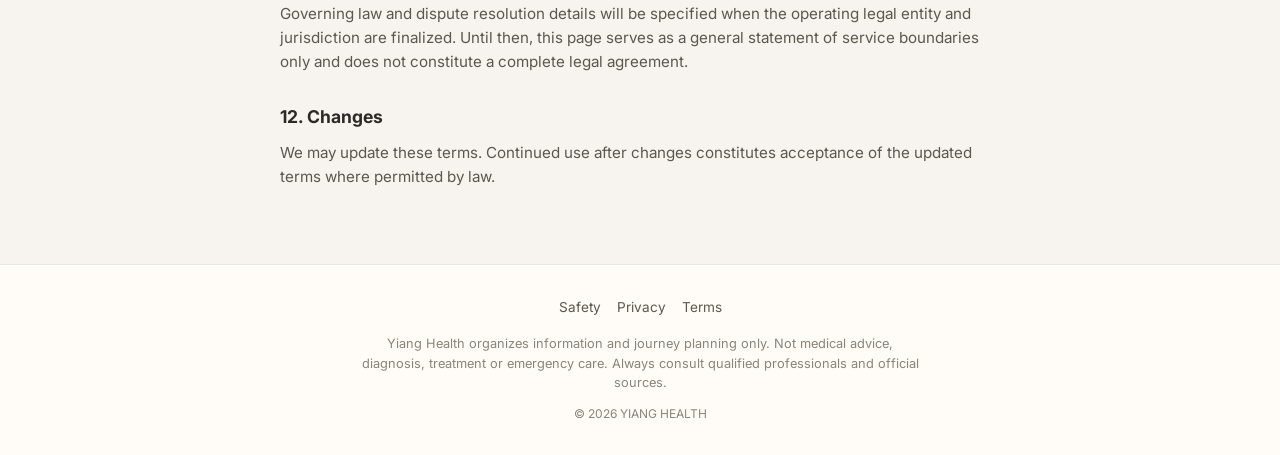
<file: health/terms.html>
<!DOCTYPE html>
<html lang="en">
<head>
  <meta charset="UTF-8">
  <meta name="viewport" content="width=device-width, initial-scale=1, viewport-fit=cover">
  <meta name="description" content="Terms of use for YIANG HEALTH.">
  <meta name="theme-color" content="#1a7a72">
  <title>Terms — YIANG HEALTH</title>
  <link rel="manifest" href="manifest.json">
  <link rel="stylesheet" href="style.css">
  <link href="https://fonts.googleapis.com/css2?family=Inter:wght@400;500;600;700&display=swap" rel="stylesheet">
</head>
<body>
  <header class="site-header">
    <div class="header-inner">
      <a href="index.html" class="logo">YIANG <span>HEALTH</span></a>
      <button class="nav-toggle" aria-label="Menu" type="button">
        <span></span><span></span><span></span>
      </button>
      <ul class="nav-links">
        <li><a href="index.html" data-i18n="nav_home">Home</a></li>
        <li><a href="planner.html" data-i18n="nav_planner">Planner</a></li>
        <li><a href="dashboard.html" data-i18n="nav_dashboard">My Plan</a></li>
        <li><a href="destinations.html" data-i18n="nav_destinations">Destinations</a></li>
        <li><a href="pricing.html" data-i18n="nav_pricing">Pricing</a></li>
        <li><a href="safety.html" data-i18n="nav_safety">Safety</a></li>
      </ul>
      <div class="header-actions">
        <select id="lang-select" aria-label="Language"></select>
        <a href="planner.html" class="btn btn-primary" data-i18n="nav_start">Start Planning</a>
      </div>
    </div>
  </header>

  <main class="main">
    <div class="legal-content">
      <h1>Terms of Use</h1>
      <p>Last updated: September 2026. These terms apply to the YIANG HEALTH website and related planning tools in their current form.</p>

      <h2>1. Service Scope</h2>
      <p>Yiang Health provides information organization and journey planning support related to health, wellness, traditional Chinese medicine culture, and cultural travel in China. The service is informational and navigational in nature.</p>

      <h2>2. No Medical Advice</h2>
      <p>Nothing on this platform constitutes medical advice, diagnosis, treatment recommendation, or the practice of medicine. We do not establish a doctor–patient relationship with any user.</p>

      <h2>3. No Emergency Service</h2>
      <p>Yiang Health is not an emergency medical service. In a possible medical emergency, contact local emergency services or seek immediate professional care. Do not use this site for emergency decision-making.</p>

      <h2>4. Third-party Services</h2>
      <p>Any facilities, providers, hotels, transport, or other services you engage with are independent third parties. Yiang Health is not responsible for their performance, safety, pricing, or outcomes.</p>

      <h2>5. Information Accuracy</h2>
      <p>We aim to reference official public sources. Information may be incomplete, outdated, or change without notice. You should always verify critical details directly with the relevant authorities or institutions.</p>

      <h2>6. User Responsibility</h2>
      <p>You are solely responsible for your travel decisions, health decisions, compliance with entry and visa rules, insurance, and any agreements you enter into with third parties.</p>

      <h2>7. Payment</h2>
      <p>When paid planning products become available, fees cover information organization and planning deliverables only. They do not include hospital, clinical, pharmaceutical, airfare, accommodation, or other third-party costs unless explicitly stated. Payments will be processed through an authorized payment channel connected to the designated legal service provider.</p>

      <h2>8. Refunds</h2>
      <p>Refund policy for paid products will be published when payment is enabled. Placeholder: contact support through the official channel listed on the site at that time.</p>

      <h2>9. Limitation of Liability</h2>
      <p>To the maximum extent permitted by applicable law, Yiang Health and its operators shall not be liable for any indirect, incidental, special, consequential, or punitive damages, or for any loss of data, profit, or goodwill arising from use of the service. The service is provided “as is” without warranties of any kind beyond those that cannot be excluded by law.</p>

      <h2>10. Intellectual Property</h2>
      <p>Content, branding, and software structure of Yiang Health are protected. You may not copy, scrape, or redistribute substantial portions without permission, except for personal non-commercial use of your own generated plans.</p>

      <h2>11. Applicable Law</h2>
      <p>Governing law and dispute resolution details will be specified when the operating legal entity and jurisdiction are finalized. Until then, this page serves as a general statement of service boundaries only and does not constitute a complete legal agreement.</p>

      <h2>12. Changes</h2>
      <p>We may update these terms. Continued use after changes constitutes acceptance of the updated terms where permitted by law.</p>
    </div>
  </main>

  <footer class="site-footer">
    <div class="footer-inner">
      <div class="footer-links">
        <a href="safety.html" data-i18n="footer_safety">Safety</a>
        <a href="privacy.html" data-i18n="footer_privacy">Privacy</a>
        <a href="terms.html" data-i18n="footer_terms">Terms</a>
      </div>
      <p class="footer-disclaimer" data-i18n="footer_disclaimer">Yiang Health provides information organization and journey planning services only. Not medical advice. Not emergency service.</p>
      <p class="footer-copy">© 2026 YIANG HEALTH</p>
    </div>
  </footer>

  <script src="modules/config.js"></script>
  <script src="modules/data.js"></script>
  <script src="modules/safety.js"></script>
  <script src="modules/i18n.js"></script>
  <script src="modules/wellness.js"></script>
  <script src="modules/destinations.js"></script>
  <script src="modules/planner.js"></script>
  <script src="script.js"></script>
</body>
</html>
</file>
<file: style.css>
/* YIANG — Future Innovation Studio / 2026 */
:root{color-scheme:dark;--bg:#080b12;--bg2:#0c111b;--panel:#111925;--text:#f3f6fb;--muted:#9ba8b8;--soft:#687789;--line:rgba(195,213,235,.13);--cyan:#8bdcf4;--blue:#7caeff;--mint:#a7f0d0;--max:1220px}
*,*::before,*::after{box-sizing:border-box}
html{scroll-behavior:smooth;scroll-padding-top:92px}
body{margin:0;background:var(--bg);color:var(--text);font-family:-apple-system,BlinkMacSystemFont,"Segoe UI","Microsoft YaHei",Arial,sans-serif;line-height:1.65;-webkit-font-smoothing:antialiased;overflow-x:hidden}
body.menu-open{overflow:hidden}
a{color:inherit;text-decoration:none}
button{font:inherit}
img{display:block;max-width:100%}
::selection{background:rgba(139,220,244,.3);color:#fff}
.skip-link{position:fixed;top:-60px;left:20px;z-index:2000;padding:10px 16px;background:#fff;color:#08101a;border-radius:8px}
.skip-link:focus{top:12px}
.site-header{position:fixed;z-index:1000;inset:0 0 auto;height:82px;border-bottom:1px solid transparent;transition:background .3s,border-color .3s,backdrop-filter .3s}
.site-header.scrolled{background:rgba(8,11,18,.86);backdrop-filter:blur(18px);border-color:var(--line)}
.nav-shell{max-width:var(--max);height:100%;margin:auto;padding:0 32px;display:flex;align-items:center;gap:36px}
.brand{display:inline-flex;align-items:center;gap:11px;flex:none}
.brand-mark{width:34px;height:34px;border:1px solid rgba(139,220,244,.65);border-radius:11px;display:grid;place-items:center;color:var(--cyan);font-family:Manrope,sans-serif;font-size:19px;font-weight:800;transform:rotate(-7deg)}
.brand-name{font-family:Manrope,sans-serif;font-size:17px;font-weight:800;letter-spacing:3px}
.brand-dot{color:var(--cyan)}
.nav-links{display:flex;align-items:center;justify-content:center;gap:30px;margin-left:auto}
.nav-links a{font-size:12px;letter-spacing:.2px;color:#b7c2d0;transition:color .2s}
.nav-links a:hover,.nav-links a:focus-visible{color:#fff}
.nav-links .nav-health{color:var(--cyan)}
.nav-actions{display:flex;align-items:center;gap:18px}
.language-toggle{border:0;background:transparent;color:#c5d0dc;font-size:12px;cursor:pointer;padding:8px}
.nav-cta{font-size:11px;color:var(--bg);background:#e9f4f8;padding:11px 17px;border-radius:3px;font-weight:700;white-space:nowrap;transition:background .2s,transform .2s}
.nav-cta span{margin-left:9px}
.nav-cta:hover{background:var(--cyan);transform:translateY(-2px)}
.menu-toggle{display:none}
.hero{position:relative;min-height:760px;min-height:min(900px,100svh);padding:160px 32px 80px;overflow:hidden;background:radial-gradient(ellipse at 72% 48%,rgba(28,77,112,.24),transparent 38%),linear-gradient(120deg,#080b12 0%,#0a111c 55%,#080b12 100%)}
.hero-art{position:absolute;inset:0 0 0 38%;background:url("image/hero-cosmic-bg.webp") center/cover no-repeat;opacity:.24;mix-blend-mode:screen;mask-image:linear-gradient(90deg,transparent 0%,#000 28%,#000 100%)}
.hero-grid-lines{position:absolute;inset:0;background-image:linear-gradient(rgba(155,190,220,.035) 1px,transparent 1px),linear-gradient(90deg,rgba(155,190,220,.035) 1px,transparent 1px);background-size:72px 72px;mask-image:linear-gradient(180deg,transparent,#000 18%,#000 80%,transparent)}
.hero-inner{position:relative;z-index:2;max-width:var(--max);margin:auto;display:grid;grid-template-columns:1.08fr .92fr;align-items:center;gap:40px;min-height:520px}
.hero-copy{max-width:650px}
.eyebrow,.section-kicker,.principle-no,.project-meta,.image-index,.visual-caption,.hero-bottom,.contact-label,.contact-small,.footer-bottom{font-size:10px;letter-spacing:1.6px}
.eyebrow{display:flex;align-items:center;gap:12px;color:#a6b4c4;margin-bottom:27px}
.eyebrow-dot{width:7px;height:7px;border-radius:50%;background:var(--mint);box-shadow:0 0 16px var(--mint)}
.hero h1{font-family:-apple-system,BlinkMacSystemFont,"Segoe UI","Microsoft YaHei",Arial,sans-serif;font-size:clamp(56px,7.3vw,98px);line-height:.99;letter-spacing:-5px;font-weight:600;margin:0 0 30px}
.gradient-text{background:linear-gradient(100deg,#eaf7fb 0%,#9bdff4 42%,#92b9ff 100%);-webkit-background-clip:text;background-clip:text;color:transparent}
.hero-lede{max-width:510px;color:#a8b5c4;font-size:16px;line-height:1.85;margin:0 0 34px}
.hero-actions{display:flex;align-items:center;gap:28px}
.button{min-height:48px;display:inline-flex;align-items:center;justify-content:center;gap:22px;padding:0 19px;font-size:12px;font-weight:700;letter-spacing:.1px;border:1px solid transparent;transition:transform .2s,background .2s,border-color .2s}
.button-primary{background:#eaf5f8;color:#0b111a}
.button-primary:hover{background:var(--cyan);transform:translateY(-2px)}
.button-arrow{font-size:17px;font-weight:400}
.button-quiet{color:#d4dce5;border-color:rgba(200,220,240,.22);background:rgba(255,255,255,.015)}
.button-quiet:hover{border-color:var(--cyan);color:var(--cyan)}
.hero-proof{display:flex;align-items:center;gap:13px;margin-top:68px;color:#728195;font-size:9px;letter-spacing:1.8px}
.proof-line{height:1px;width:42px;background:var(--cyan)}
.hero-visual{position:relative;width:min(100%,470px);aspect-ratio:1;margin:10px auto 0;display:grid;place-items:center}
.hero-visual:before{content:"";position:absolute;inset:12%;border-radius:50%;background:radial-gradient(circle,rgba(90,185,221,.16),rgba(70,120,180,.06) 42%,transparent 70%);filter:blur(12px)}
.orbit{position:absolute;border:1px solid rgba(160,213,238,.2);border-radius:50%;transform:rotate(-28deg)}
.orbit-one{inset:9% 2%;border-left-color:rgba(139,220,244,.8);border-right-color:transparent}
.orbit-two{inset:19% 0;border-top-color:rgba(124,174,255,.65);border-bottom-color:transparent;transform:rotate(47deg)}
.visual-core{position:relative;width:36%;aspect-ratio:1;border:1px solid rgba(180,230,250,.62);border-radius:50%;display:grid;place-items:center;background:radial-gradient(circle at 35% 28%,rgba(166,229,249,.38),rgba(30,70,102,.22) 40%,rgba(6,12,22,.8) 72%);box-shadow:0 0 70px rgba(91,186,226,.18),inset 0 0 45px rgba(121,206,244,.14)}
.visual-core:before,.visual-core:after{content:"";position:absolute;inset:13%;border:1px solid rgba(151,218,244,.22);border-radius:50%}
.visual-core:after{inset:-18%;border-color:rgba(151,218,244,.12)}
.visual-core span{font-family:Manrope,sans-serif;font-size:clamp(50px,7vw,88px);font-weight:500;color:#e5f7ff;text-shadow:0 0 35px rgba(139,220,244,.55)}
.visual-label{position:absolute;display:flex;align-items:center;gap:8px;color:#c1d0df;font-size:9px;letter-spacing:2px}
.visual-label i{width:5px;height:5px;border-radius:50%;background:var(--mint);box-shadow:0 0 10px var(--mint)}
.label-top{top:9%;left:29%}.label-right{right:-2%;top:49%}.label-bottom{bottom:10%;left:34%}
.visual-caption{position:absolute;bottom:0;left:12%;right:12%;display:flex;justify-content:space-between;color:#637488;font-size:8px}
.hero-bottom{position:absolute;bottom:27px;left:32px;right:32px;max-width:var(--max);margin:auto;display:flex;align-items:center;gap:16px;color:#718093;font-size:8px}
.scroll-track{height:1px;max-width:80px;flex:1;background:rgba(200,220,240,.16);overflow:hidden}
.scroll-track i{display:block;width:35%;height:1px;background:var(--cyan);animation:scrollPulse 2.2s ease-in-out infinite}
@keyframes scrollPulse{0%{transform:translateX(-110%)}100%{transform:translateX(300%)}}
.section-pad{padding:120px max(32px,calc((100vw - var(--max))/2))}
.intro{background:#0b1019}
.section-kicker{display:flex;gap:16px;align-items:center;color:#8191a4;margin-bottom:40px}
.section-kicker span:first-child{color:var(--cyan)}
.intro-layout{display:grid;grid-template-columns:1.1fr .9fr;gap:10%;align-items:start}
.intro h2,.cap-heading h2,.approach-layout>h2,.contact-layout h2{font-family:-apple-system,BlinkMacSystemFont,"Segoe UI","Microsoft YaHei",Arial,sans-serif;font-size:clamp(38px,5vw,64px);line-height:1.12;letter-spacing:-2.6px;font-weight:500;margin:0}
.intro h2 em,.contact-layout h2 em{font-style:normal;color:var(--cyan)}
.intro-copy{max-width:510px;padding-top:8px}
.intro-copy p{color:#8f9daf;font-size:14px;line-height:1.9;margin:0 0 17px}
.intro-copy .intro-lead{font-size:18px;color:#e1e9f0;line-height:1.7}
.text-link{display:inline-flex;align-items:center;gap:13px;margin-top:12px;font-size:11px;font-weight:700;color:var(--cyan);letter-spacing:.2px}
.text-link b{font-size:17px;font-weight:400;transition:transform .2s}
.text-link:hover b{transform:translate(3px,-3px)}
.principles{display:grid;grid-template-columns:repeat(3,1fr);gap:24px;margin-top:90px;border-top:1px solid var(--line)}
.principle{padding:25px 24px 0 0}
.principle-no{color:#708196;font-size:8px}
.principle h3{font-size:17px;font-weight:600;margin:25px 0 9px}
.principle p{max-width:290px;color:#8190a2;font-size:12px;line-height:1.8;margin:0}
.work-section{background:#080b12}
.section-heading{display:flex;align-items:end;justify-content:space-between;gap:50px;margin-bottom:58px}
.section-heading h2{font-family:-apple-system,BlinkMacSystemFont,"Segoe UI","Microsoft YaHei",Arial,sans-serif;font-size:clamp(40px,5.2vw,68px);line-height:1.1;letter-spacing:-2.8px;font-weight:500;margin:0}
.accent{color:var(--cyan)}
.section-heading>p{max-width:380px;color:#8795a7;font-size:13px;line-height:1.85;margin:0 0 5px}
.project{min-width:0}
.project-featured{display:grid;grid-template-columns:1.08fr .92fr;gap:6%;align-items:center;padding-bottom:68px;border-bottom:1px solid var(--line)}
.project-image{position:relative;display:block;min-height:420px;background:#101a28;overflow:hidden}
.project-image:after,.card-image:after{content:"";position:absolute;inset:0;background:linear-gradient(135deg,rgba(8,12,20,.02),rgba(8,12,20,.32));pointer-events:none}
.project-image img{width:100%;height:100%;min-height:420px;object-fit:cover;transition:transform .8s}
.project-image:hover img,.card-image:hover img{transform:scale(1.045)}
.image-index{position:absolute;z-index:2;left:23px;bottom:22px;color:#e3edf4;font-size:8px}
.image-open{position:absolute;z-index:3;right:20px;top:20px;width:37px;height:37px;display:grid;place-items:center;border:1px solid rgba(255,255,255,.55);border-radius:50%;color:#fff;font-size:17px;background:rgba(8,12,20,.2)}
.project-info{padding:22px 0}
.project-meta{display:flex;align-items:center;gap:13px;flex-wrap:wrap;color:#718197;font-size:8px;letter-spacing:1.2px}
.status{padding:5px 8px;border:1px solid rgba(139,220,244,.28);color:var(--cyan);font-size:8px;letter-spacing:1px}
.status-concept{border-color:rgba(255,205,133,.35);color:#f0c98c}
.status-live,.status-active{border-color:rgba(167,240,208,.3);color:var(--mint)}
.status-build{border-color:rgba(160,180,255,.3);color:#a9b8ff}
.project-info h3,.card-content h3{font-family:-apple-system,BlinkMacSystemFont,"Segoe UI","Microsoft YaHei",Arial,sans-serif;font-size:clamp(30px,4vw,48px);font-weight:500;letter-spacing:-1.6px;margin:19px 0 15px}
.project-summary{font-size:16px;line-height:1.8;color:#d5e0ea;margin:0 0 15px;max-width:560px}
.project-detail{font-size:12px;line-height:1.9;color:#8291a3;margin:0;max-width:570px}
.project-bottom{margin-top:30px;display:flex;justify-content:space-between;align-items:end;gap:20px;flex-wrap:wrap}
.tag-list{display:flex;gap:7px;flex-wrap:wrap}
.tag-list span{font-size:8px;letter-spacing:.8px;color:#9aabbd;border:1px solid var(--line);padding:6px 9px}
.project-grid{display:grid;grid-template-columns:repeat(3,1fr);gap:24px;padding-top:54px}
.project-card{background:#0d131e;border:1px solid rgba(190,213,237,.09);transition:border-color .25s,transform .25s}
.project-card:hover{border-color:rgba(139,220,244,.35);transform:translateY(-4px)}
.card-image{position:relative;display:block;height:210px;overflow:hidden;background:radial-gradient(circle at 55% 45%,#1c3b53,#101b2a 65%,#0c131d)}
.card-image img{width:100%;height:100%;object-fit:cover;transition:transform .8s;opacity:.86}
.image-static{font-size:8px;letter-spacing:1.4px;color:#dceaf3;border:1px solid rgba(255,255,255,.35);padding:7px 9px}
.office-image{display:grid;place-items:center}
.office-mark{position:relative;width:105px;height:105px;border:1px solid rgba(139,220,244,.55);border-radius:28px;display:grid;place-items:center;transform:rotate(-8deg);box-shadow:0 0 60px rgba(75,169,217,.14)}
.office-mark span{font-family:Manrope,sans-serif;font-size:70px;color:#d9f6ff;font-weight:500}
.office-mark i{position:absolute;right:-17px;bottom:-8px;background:#a7f0d0;color:#09111a;padding:5px 8px;font-size:10px;font-style:normal;font-weight:800;letter-spacing:1px}
.card-content{padding:22px 22px 25px}
.card-content h3{font-size:27px;margin:17px 0 11px}
.card-content>p:not(.project-detail){font-size:13px;line-height:1.8;color:#c2cfdd;margin:0 0 12px}
.card-content .project-detail{font-size:11px;min-height:64px}
.card-content .text-link{margin-top:22px}
.portfolio-note{display:flex;gap:14px;align-items:start;margin-top:35px;padding:17px 20px;background:rgba(255,255,255,.025);border-left:2px solid rgba(139,220,244,.55)}
.note-symbol{color:var(--cyan);font-size:16px}
.portfolio-note p{font-size:11px;color:#8291a3;line-height:1.7;margin:0}
.capabilities{background:#0c121c}
.cap-heading{display:flex;justify-content:space-between;align-items:end;gap:40px;margin-bottom:50px}
.cap-heading h2{font-size:clamp(38px,4.7vw,60px)}
.cap-heading>p{max-width:370px;color:#8d9cad;font-size:13px;line-height:1.85;margin:0 0 6px}
.cap-list{border-top:1px solid var(--line)}
.cap-list article{display:grid;grid-template-columns:70px 1fr 30px;align-items:center;gap:25px;padding:25px 4px;border-bottom:1px solid var(--line);transition:padding .25s}
.cap-list article:hover{padding-left:13px;padding-right:13px}
.cap-list article>span{font-size:10px;color:var(--cyan)}
.cap-list h3{font-size:17px;font-weight:600;margin:0 0 5px}
.cap-list p{font-size:12px;color:#8493a5;margin:0}
.cap-list article>b{font-size:18px;font-weight:400;color:#8ea0b4}
.approach{background:#080b12}
.approach-layout{display:grid;grid-template-columns:.8fr 1.2fr;gap:9%;align-items:start}
.approach-layout>h2{font-size:clamp(38px,4.7vw,60px)}
.approach-steps{border-top:1px solid var(--line)}
.approach-steps article{display:grid;grid-template-columns:55px 1fr;gap:20px;padding:23px 0;border-bottom:1px solid var(--line)}
.approach-steps article>span{font-size:10px;color:var(--cyan);padding-top:5px}
.approach-steps h3{font-size:16px;margin:0 0 5px;font-weight:600}
.approach-steps p{font-size:12px;color:#8694a5;margin:0;line-height:1.8}
.contact-section{position:relative;overflow:hidden;background:#101c2a}
.contact-glow{position:absolute;width:650px;height:650px;border-radius:50%;right:-120px;top:-300px;background:radial-gradient(circle,rgba(93,184,224,.18),transparent 67%);pointer-events:none}
.contact-section>*:not(.contact-glow){position:relative}
.contact-layout{display:grid;grid-template-columns:1fr .8fr;gap:10%;align-items:center}
.contact-layout h2{font-size:clamp(40px,5.2vw,68px)}
.contact-layout>div:first-child>p{max-width:470px;color:#a0afbf;font-size:14px;line-height:1.85;margin:25px 0 0}
.contact-panel{padding:30px;background:rgba(5,12,22,.35);border:1px solid rgba(210,232,249,.16)}
.contact-label{display:block;color:#91a2b5;font-size:8px;margin-bottom:17px}
.email-address{font-family:Manrope,sans-serif;font-size:clamp(18px,2.2vw,25px);color:#effaff;overflow-wrap:anywhere}
.contact-actions{display:flex;align-items:center;gap:18px;flex-wrap:wrap;margin-top:24px}
.copy-button{border:0;background:transparent;color:#a8bacb;font-size:11px;cursor:pointer;text-decoration:underline;text-underline-offset:4px}
.copy-button:hover{color:var(--cyan)}
.contact-small{font-size:9px;letter-spacing:.3px;line-height:1.8;color:#8495a8;margin:25px 0 0}
.copy-feedback{display:block;min-height:16px;color:var(--mint);font-size:10px;margin-top:8px}
.site-footer{max-width:var(--max);margin:auto;padding:38px 32px 24px}
.footer-top{display:flex;align-items:center;gap:28px;padding-bottom:35px;border-bottom:1px solid var(--line)}
.footer-brand .brand-mark{width:30px;height:30px}
.footer-top>p{font-size:11px;color:#7d8b9d;margin:0}
.back-top{margin-left:auto;font-size:10px;color:#a7b5c4}
.back-top:hover{color:var(--cyan)}
.footer-bottom{display:flex;justify-content:space-between;gap:20px;padding-top:19px;color:#667587;font-size:8px;letter-spacing:1.2px}
.motion-ready{opacity:1;transform:none;transition:transform .45s ease}.motion-ready.in-view{opacity:1;transform:none}
:focus-visible{outline:2px solid var(--cyan);outline-offset:4px}
@media(max-width:1050px){.nav-shell{gap:20px}.nav-links{gap:18px}.nav-cta{display:none}.hero-inner{grid-template-columns:1fr .8fr}.hero h1{font-size:clamp(55px,8vw,82px)}.project-grid{gap:15px}.card-content{padding:19px}.section-pad{padding-top:100px;padding-bottom:100px}}
@media(max-width:760px){html{scroll-padding-top:72px}.site-header{height:70px}.nav-shell{padding:0 20px;gap:14px}.brand-mark{width:31px;height:31px}.brand-name{font-size:15px}.menu-toggle{margin-left:auto;display:flex;width:40px;height:40px;border:1px solid var(--line);background:transparent;flex-direction:column;align-items:center;justify-content:center;gap:6px;color:#fff}.menu-toggle span{width:16px;height:1px;background:#e7f3fa;transition:transform .2s}.menu-toggle[aria-expanded=true] span:first-child{transform:translateY(3.5px) rotate(45deg)}.menu-toggle[aria-expanded=true] span:last-child{transform:translateY(-3.5px) rotate(-45deg)}.nav-links{position:fixed;top:70px;left:0;right:0;bottom:0;display:flex;flex-direction:column;align-items:stretch;justify-content:flex-start;gap:0;padding:20px 24px;background:rgba(8,11,18,.98);backdrop-filter:blur(18px);transform:translateX(100%);transition:transform .28s}.nav-links.open{transform:translateX(0)}.nav-links a{padding:17px 0;border-bottom:1px solid var(--line);font-size:15px}.nav-actions{margin-left:0}.language-toggle{padding:8px 4px}.hero{min-height:auto;padding:130px 22px 75px}.hero-inner{display:block;min-height:0}.hero-copy{position:relative;z-index:2}.hero h1{font-size:clamp(53px,14vw,76px);letter-spacing:-3.5px;margin-bottom:24px}.hero-lede{font-size:14px;max-width:450px}.hero-actions{align-items:stretch;gap:12px;flex-wrap:wrap}.button{min-height:46px}.button-quiet{padding:0 14px}.hero-proof{margin-top:44px;font-size:8px}.hero-visual{width:min(76vw,330px);margin:45px auto 8px}.visual-label{font-size:8px}.label-right{right:-7%}.hero-bottom{left:22px;right:22px;bottom:19px;font-size:7px}.section-pad{padding:82px 22px}.section-kicker{margin-bottom:28px}.intro-layout,.approach-layout,.contact-layout{grid-template-columns:1fr;gap:28px}.intro h2,.cap-heading h2,.approach-layout>h2{font-size:clamp(39px,11vw,54px)}.intro-copy .intro-lead{font-size:16px}.principles{grid-template-columns:1fr;gap:0;margin-top:55px}.principle{padding:22px 0;border-bottom:1px solid var(--line)}.principle h3{margin:12px 0 5px}.principle p{max-width:500px}.section-heading{display:block;margin-bottom:35px}.section-heading h2{font-size:clamp(42px,11vw,58px)}.section-heading>p{margin-top:17px}.project-featured{grid-template-columns:1fr;gap:20px;padding-bottom:45px}.project-image,.project-image img{min-height:270px}.project-info{padding:0}.project-info h3{font-size:39px}.project-summary{font-size:14px}.project-grid{grid-template-columns:1fr;gap:17px;padding-top:32px}.card-image{height:220px}.card-content{padding:21px}.card-content .project-detail{min-height:0}.portfolio-note{margin-top:25px}.cap-heading{display:block;margin-bottom:32px}.cap-heading>p{margin-top:18px}.cap-list article{grid-template-columns:35px 1fr 20px;gap:12px;padding:21px 0}.cap-list h3{font-size:15px}.cap-list p{font-size:11px}.approach-layout{gap:35px}.contact-layout{gap:35px}.contact-layout h2{font-size:clamp(42px,11vw,60px)}.contact-panel{padding:23px}.footer-top{flex-wrap:wrap;gap:14px}.footer-top>p{order:3;flex-basis:100%}.back-top{margin-left:auto}.footer-bottom{font-size:7px;flex-direction:column;gap:9px}.nav-shell{padding-right:16px}.nav-actions{gap:5px}}
@media(prefers-reduced-motion:reduce){*,*::before,*::after{scroll-behavior:auto!important;animation-duration:.01ms!important;animation-iteration-count:1!important;transition-duration:.01ms!important}}
</file>
<file: health/style.css>
/* YIANG HEALTH V1.0 - Premium Minimal Design System */
:root {
  /* Warm Yiang Health palette — calm, inviting, trustworthy */
  --bg: #f7f4ef;
  --bg-card: #fffcf8;
  --text: #2c2a26;
  --text-secondary: #5c574f;
  --text-muted: #8a847a;
  --accent: #1a7a72;
  --accent-hover: #14635d;
  --accent-soft: #e4f3f1;
  --accent-warm: #c4784a;
  --border: #ebe6de;
  --border-strong: #d4cdc2;
  --danger: #b91c1c;
  --danger-bg: #fef2f2;
  --success: #2d7a4f;
  --radius: 14px;
  --radius-sm: 10px;
  --shadow: 0 1px 3px rgba(44,42,38,0.04), 0 6px 20px rgba(44,42,38,0.05);
  --shadow-lg: 0 8px 32px rgba(44,42,38,0.08);
  --font: 'Inter', -apple-system, BlinkMacSystemFont, 'Segoe UI', Roboto, 'Helvetica Neue', Arial, sans-serif;
  --font-cjk: 'Noto Sans SC', 'PingFang SC', 'Microsoft YaHei', sans-serif;
  --max-width: 1100px;
  --header-h: 64px;
}

*, *::before, *::after { box-sizing: border-box; margin: 0; padding: 0; }

html { scroll-behavior: smooth; }

body {
  font-family: var(--font);
  background: var(--bg);
  color: var(--text);
  line-height: 1.6;
  min-height: 100vh;
  -webkit-font-smoothing: antialiased;
}

body:lang(zh-CN), body:lang(zh-TW), [lang="zh-CN"], [lang="zh-TW"] {
  font-family: var(--font), var(--font-cjk);
}

/* RTL */
[dir="rtl"] body, html[dir="rtl"] { direction: rtl; text-align: right; }

a { color: var(--accent); text-decoration: none; }
a:hover { color: var(--accent-hover); }

img { max-width: 100%; height: auto; }

/* Header */
.site-header {
  position: sticky;
  top: 0;
  z-index: 100;
  background: rgba(250,250,250,0.92);
  backdrop-filter: blur(12px);
  border-bottom: 1px solid var(--border);
  height: var(--header-h);
}

.header-inner {
  max-width: var(--max-width);
  margin: 0 auto;
  padding: 0 20px;
  height: 100%;
  display: flex;
  align-items: center;
  justify-content: space-between;
  gap: 16px;
}

.logo {
  font-weight: 700;
  font-size: 1.05rem;
  letter-spacing: 0.04em;
  color: var(--text);
  white-space: nowrap;
}

.logo span { color: var(--accent); font-weight: 600; }

.nav-links {
  display: flex;
  align-items: center;
  gap: 8px;
  list-style: none;
}

.nav-links a {
  color: var(--text-secondary);
  font-size: 0.9rem;
  padding: 8px 12px;
  border-radius: var(--radius-sm);
  transition: background 0.15s, color 0.15s;
}

.nav-links a:hover, .nav-links a.active {
  color: var(--text);
  background: var(--accent-soft);
}

.header-actions {
  display: flex;
  align-items: center;
  gap: 10px;
}

#lang-select {
  font-size: 0.85rem;
  padding: 6px 10px;
  border: 1px solid var(--border);
  border-radius: var(--radius-sm);
  background: var(--bg-card);
  color: var(--text);
  cursor: pointer;
  max-width: 140px;
}

.btn {
  display: inline-flex;
  align-items: center;
  justify-content: center;
  gap: 6px;
  padding: 10px 18px;
  font-size: 0.9rem;
  font-weight: 500;
  border-radius: var(--radius-sm);
  border: none;
  cursor: pointer;
  transition: background 0.15s, transform 0.1s, box-shadow 0.15s;
  text-decoration: none;
  line-height: 1.3;
}

.btn:active { transform: scale(0.98); }

.btn-primary {
  background: var(--accent);
  color: #fff;
}

.btn-primary:hover {
  background: var(--accent-hover);
  color: #fff;
  transform: translateY(-2px);
  box-shadow: 0 8px 18px rgba(26,122,114,0.25);
}

.btn-secondary {
  background: var(--bg-card);
  color: var(--text);
  border: 1px solid var(--border-strong);
}

.btn-secondary:hover {
  background: var(--accent-soft);
  border-color: var(--accent);
}

.btn-ghost {
  background: transparent;
  color: var(--text-secondary);
}

.btn-lg {
  padding: 14px 28px;
  font-size: 1rem;
  border-radius: var(--radius);
}

.btn-block { width: 100%; }

/* Main */
.main {
  max-width: var(--max-width);
  margin: 0 auto;
  padding: 32px 20px 64px;
}

/* Hero */
.hero {
  text-align: center;
  padding: 48px 0 56px;
}

.hero-badge {
  display: inline-block;
  font-size: 0.8rem;
  font-weight: 500;
  color: var(--accent);
  background: var(--accent-soft);
  padding: 6px 14px;
  border-radius: 100px;
  margin-bottom: 20px;
  letter-spacing: 0.02em;
}

.hero h1 {
  font-size: clamp(1.6rem, 4vw, 2.4rem);
  font-weight: 700;
  line-height: 1.25;
  letter-spacing: -0.02em;
  max-width: 780px;
  margin: 0 auto 16px;
}

.hero-sub {
  font-size: 1.05rem;
  color: var(--text-secondary);
  max-width: 620px;
  margin: 0 auto 32px;
  line-height: 1.55;
}

.hero-cta {
  display: flex;
  flex-wrap: wrap;
  gap: 12px;
  justify-content: center;
}

.core-position {
  margin-top: 40px;
  padding: 20px 24px;
  background: var(--bg-card);
  border: 1px solid var(--border);
  border-radius: var(--radius);
  max-width: 520px;
  margin-left: auto;
  margin-right: auto;
  box-shadow: var(--shadow);
}

.core-position p {
  font-size: 0.95rem;
  font-weight: 500;
  color: var(--text);
}

.core-position .zh {
  margin-top: 6px;
  font-size: 0.9rem;
  color: var(--text-secondary);
}

/* Value cards */
.values {
  display: grid;
  grid-template-columns: repeat(auto-fit, minmax(240px, 1fr));
  gap: 16px;
  margin-top: 48px;
}

.value-card {
  background: var(--bg-card);
  border: 1px solid var(--border);
  border-radius: var(--radius);
  padding: 24px;
  box-shadow: var(--shadow);
  transition: box-shadow 0.25s, transform 0.25s;
  animation: cardFadeUp 0.6s ease-out both;
}

.value-card:nth-child(1) { animation-delay: 0.05s; }
.value-card:nth-child(2) { animation-delay: 0.15s; }
.value-card:nth-child(3) { animation-delay: 0.25s; }
.value-card:nth-child(4) { animation-delay: 0.35s; }

.value-card:hover {
  box-shadow: var(--shadow-lg);
  transform: translateY(-4px);
}

.value-icon {
  font-size: 1.8rem;
  margin-bottom: 10px;
  line-height: 1;
}

@keyframes cardFadeUp {
  from { opacity: 0; transform: translateY(14px); }
  to { opacity: 1; transform: translateY(0); }
}

@keyframes heroFadeIn {
  from { opacity: 0; }
  to { opacity: 1; }
}

.value-card h3 {
  font-size: 1rem;
  font-weight: 600;
  margin-bottom: 8px;
  color: var(--text);
}

.value-card p {
  font-size: 0.9rem;
  color: var(--text-secondary);
  line-height: 1.5;
}

/* Section titles */
.section-title {
  font-size: 1.5rem;
  font-weight: 700;
  letter-spacing: -0.01em;
  margin-bottom: 8px;
}

.section-sub {
  color: var(--text-secondary);
  margin-bottom: 28px;
  font-size: 0.95rem;
}

/* Planner */
.planner-wrap {
  max-width: 640px;
  margin: 0 auto;
}

.steps-indicator {
  display: flex;
  gap: 8px;
  margin-bottom: 28px;
}

.step-dot {
  flex: 1;
  height: 4px;
  background: var(--border);
  border-radius: 2px;
  transition: background 0.2s;
}

.step-dot.active { background: var(--accent); }
.step-dot.done { background: var(--accent); opacity: 0.5; }

.planner-card {
  background: var(--bg-card);
  border: 1px solid var(--border);
  border-radius: var(--radius);
  padding: 28px 24px;
  box-shadow: var(--shadow);
}

.planner-card h2 {
  font-size: 1.15rem;
  font-weight: 600;
  margin-bottom: 20px;
}

.form-group {
  margin-bottom: 18px;
}

.form-group label {
  display: block;
  font-size: 0.85rem;
  font-weight: 500;
  color: var(--text-secondary);
  margin-bottom: 6px;
}

.form-group input,
.form-group select,
.form-group textarea {
  width: 100%;
  padding: 11px 14px;
  font-size: 0.95rem;
  border: 1px solid var(--border-strong);
  border-radius: var(--radius-sm);
  background: var(--bg);
  color: var(--text);
  font-family: inherit;
  transition: border-color 0.15s;
}

.form-group input:focus,
.form-group select:focus,
.form-group textarea:focus {
  outline: none;
  border-color: var(--accent);
  box-shadow: 0 0 0 3px var(--accent-soft);
}

.form-group textarea {
  min-height: 100px;
  resize: vertical;
}

.form-hint {
  font-size: 0.8rem;
  color: var(--text-muted);
  margin-top: 6px;
  line-height: 1.4;
}

.purpose-grid {
  display: grid;
  grid-template-columns: 1fr 1fr;
  gap: 10px;
}

.purpose-option {
  position: relative;
}

.purpose-option input {
  position: absolute;
  opacity: 0;
  pointer-events: none;
}

.purpose-option label {
  display: block;
  padding: 14px 12px;
  border: 1px solid var(--border-strong);
  border-radius: var(--radius-sm);
  font-size: 0.88rem;
  font-weight: 500;
  text-align: center;
  cursor: pointer;
  transition: all 0.15s;
  color: var(--text);
  margin: 0;
}

.purpose-option input:checked + label {
  border-color: var(--accent);
  background: var(--accent-soft);
  color: var(--accent);
}

.dest-chips {
  display: flex;
  flex-wrap: wrap;
  gap: 8px;
}

.dest-chip {
  display: inline-flex;
  align-items: center;
  gap: 4px;
}

.dest-chip input { display: none; }

.dest-chip label {
  padding: 8px 14px;
  border: 1px solid var(--border-strong);
  border-radius: 100px;
  font-size: 0.85rem;
  cursor: pointer;
  transition: all 0.15s;
  margin: 0;
}

.dest-chip input:checked + label {
  background: var(--accent);
  border-color: var(--accent);
  color: #fff;
}

.planner-actions {
  display: flex;
  gap: 12px;
  margin-top: 24px;
  flex-wrap: wrap;
}

.planner-actions .btn { flex: 1; min-width: 120px; }

/* Results */
.result-card {
  background: var(--bg-card);
  border: 1px solid var(--border);
  border-radius: var(--radius);
  padding: 24px;
  margin-bottom: 16px;
  box-shadow: var(--shadow);
}

.result-card h3 {
  font-size: 1rem;
  font-weight: 600;
  margin-bottom: 12px;
  color: var(--accent);
}

.result-meta {
  display: flex;
  flex-wrap: wrap;
  gap: 12px;
  font-size: 0.85rem;
  color: var(--text-muted);
  margin-bottom: 20px;
}

.dest-item {
  padding: 14px 0;
  border-bottom: 1px solid var(--border);
}

.dest-item:last-child { border-bottom: none; }

.dest-item strong { display: block; margin-bottom: 4px; }

.dest-item .note {
  font-size: 0.85rem;
  color: var(--text-muted);
  margin-top: 4px;
}

.phase-item {
  padding: 12px 0;
  border-bottom: 1px solid var(--border);
}

.phase-item:last-child { border-bottom: none; }

.phase-item .phase-name {
  font-weight: 600;
  font-size: 0.9rem;
  margin-bottom: 4px;
}

.list-plain {
  list-style: none;
}

.list-plain li {
  padding: 8px 0;
  padding-left: 18px;
  position: relative;
  font-size: 0.92rem;
  color: var(--text-secondary);
}

.list-plain li::before {
  content: '·';
  position: absolute;
  left: 4px;
  color: var(--accent);
  font-weight: 700;
}

.source-item {
  padding: 10px 0;
  border-bottom: 1px solid var(--border);
  font-size: 0.9rem;
}

.source-item:last-child { border-bottom: none; }

.source-item a { font-weight: 500; }

.disclaimer-box {
  background: #f8f8f8;
  border: 1px solid var(--border);
  border-radius: var(--radius-sm);
  padding: 16px;
  font-size: 0.85rem;
  color: var(--text-secondary);
  line-height: 1.5;
}

/* Emergency */
.emergency-box {
  background: var(--danger-bg);
  border: 1px solid #fecaca;
  border-radius: var(--radius);
  padding: 32px 24px;
  text-align: center;
  max-width: 520px;
  margin: 40px auto;
}

.emergency-box h2 {
  color: var(--danger);
  font-size: 1.2rem;
  margin-bottom: 12px;
}

.emergency-box p {
  color: var(--text);
  margin-bottom: 24px;
  line-height: 1.55;
}

/* Destinations page */
.city-grid {
  display: grid;
  grid-template-columns: repeat(auto-fill, minmax(260px, 1fr));
  gap: 16px;
}

.city-card {
  background: var(--bg-card);
  border: 1px solid var(--border);
  border-radius: var(--radius);
  padding: 22px;
  box-shadow: var(--shadow);
}

.city-card h3 {
  font-size: 1.1rem;
  margin-bottom: 4px;
}

.city-card .region {
  font-size: 0.8rem;
  color: var(--text-muted);
  margin-bottom: 12px;
}

.city-card ul {
  list-style: none;
  font-size: 0.88rem;
  color: var(--text-secondary);
}

.city-card ul li {
  padding: 3px 0;
  padding-left: 14px;
  position: relative;
}

.city-card ul li::before {
  content: '–';
  position: absolute;
  left: 0;
  color: var(--accent);
}

.city-status {
  margin-top: 12px;
  font-size: 0.75rem;
  color: var(--text-muted);
}

/* Pricing */
.pricing-grid {
  display: grid;
  grid-template-columns: repeat(auto-fit, minmax(260px, 1fr));
  gap: 20px;
  margin-top: 32px;
}

.price-card {
  background: var(--bg-card);
  border: 1px solid var(--border);
  border-radius: var(--radius);
  padding: 28px 24px;
  box-shadow: var(--shadow);
  display: flex;
  flex-direction: column;
}

.price-card.featured {
  border-color: var(--accent);
  box-shadow: var(--shadow-lg);
  position: relative;
}

.price-card.featured::before {
  content: 'Popular';
  position: absolute;
  top: -10px;
  left: 50%;
  transform: translateX(-50%);
  background: var(--accent);
  color: #fff;
  font-size: 0.7rem;
  font-weight: 600;
  padding: 3px 12px;
  border-radius: 100px;
}

.price-card h3 {
  font-size: 1.1rem;
  margin-bottom: 8px;
}

.price-amount {
  font-size: 2rem;
  font-weight: 700;
  letter-spacing: -0.02em;
  margin-bottom: 8px;
}

.price-card p {
  font-size: 0.9rem;
  color: var(--text-secondary);
  flex: 1;
  margin-bottom: 20px;
}

.pricing-note {
  margin-top: 36px;
  padding: 20px;
  background: var(--bg-card);
  border: 1px solid var(--border);
  border-radius: var(--radius);
  font-size: 0.88rem;
  color: var(--text-secondary);
  line-height: 1.55;
}

.foreign-card-tip {
  display: flex;
  align-items: flex-start;
  gap: 14px;
  max-width: 780px;
  margin: 18px auto 8px;
  padding: 16px 20px;
  background: #fff6ee;
  border: 1.5px solid var(--accent-warm);
  border-radius: var(--radius);
  box-shadow: 0 2px 10px rgba(196,120,74,0.12);
  font-size: 0.92rem;
  line-height: 1.5;
  color: var(--text);
}

.foreign-card-tip-icon {
  font-size: 1.4rem;
  line-height: 1;
  flex-shrink: 0;
}

.foreign-card-tip-zh {
  margin-top: 6px;
  font-size: 0.85rem;
  color: var(--text-secondary);
}

/* Safety / Legal pages */
.legal-content {
  max-width: 720px;
  margin: 0 auto;
}

.legal-content h1 {
  font-size: 1.6rem;
  margin-bottom: 8px;
}

.legal-content h2 {
  font-size: 1.1rem;
  margin-top: 28px;
  margin-bottom: 10px;
  color: var(--text);
}

.legal-content p, .legal-content li {
  font-size: 0.95rem;
  color: var(--text-secondary);
  margin-bottom: 10px;
  line-height: 1.6;
}

.legal-content ul {
  padding-left: 20px;
  margin-bottom: 16px;
}

.legal-content li { margin-bottom: 6px; }

/* Footer */
.site-footer {
  border-top: 1px solid var(--border);
  padding: 32px 20px;
  background: var(--bg-card);
}

.footer-inner {
  max-width: var(--max-width);
  margin: 0 auto;
  text-align: center;
}

.footer-links {
  display: flex;
  flex-wrap: wrap;
  justify-content: center;
  gap: 16px;
  margin-bottom: 16px;
}

.footer-links a {
  font-size: 0.85rem;
  color: var(--text-secondary);
}

.footer-disclaimer {
  font-size: 0.8rem;
  color: var(--text-muted);
  max-width: 560px;
  margin: 0 auto 12px;
  line-height: 1.5;
}

.footer-copy {
  font-size: 0.75rem;
  color: var(--text-muted);
}

/* Mobile nav */
.nav-toggle {
  display: none;
  background: none;
  border: none;
  padding: 8px;
  cursor: pointer;
}

.nav-toggle span {
  display: block;
  width: 22px;
  height: 2px;
  background: var(--text);
  margin: 5px 0;
  border-radius: 1px;
}

/* Responsive */
@media (max-width: 768px) {
  .nav-links {
    display: none;
    position: absolute;
    top: var(--header-h);
    left: 0;
    right: 0;
    background: var(--bg-card);
    flex-direction: column;
    padding: 12px;
    border-bottom: 1px solid var(--border);
    box-shadow: var(--shadow);
  }

  .nav-links.open { display: flex; }

  .nav-toggle { display: block; }

  .header-inner { position: relative; }

  .purpose-grid { grid-template-columns: 1fr; }

  .hero { padding: 32px 0 40px; }

  .main { padding: 24px 16px 48px; }

  .planner-card { padding: 20px 16px; }
}

@media (max-width: 480px) {
  .hero-cta { flex-direction: column; }
  .hero-cta .btn { width: 100%; }
  .btn-lg { padding: 12px 20px; }
}

/* Utility */
.hidden { display: none !important; }
.text-center { text-align: center; }
.mt-24 { margin-top: 24px; }
.mb-16 { margin-bottom: 16px; }

/* Loading */
.loading-spinner {
  display: inline-block;
  width: 20px;
  height: 20px;
  border: 2px solid var(--border);
  border-top-color: var(--accent);
  border-radius: 50%;
  animation: spin 0.7s linear infinite;
}

@keyframes spin {
  to { transform: rotate(360deg); }
}

/* ========== V1.1 Wellness additions ========== */
.goal-grid {
  display: grid;
  grid-template-columns: repeat(auto-fill, minmax(140px, 1fr));
  gap: 12px;
  margin-bottom: 8px;
}

.goal-option {
  display: block;
  cursor: pointer;
}

.goal-option input {
  position: absolute;
  opacity: 0;
  pointer-events: none;
}

.goal-card {
  display: flex;
  flex-direction: column;
  align-items: flex-start;
  gap: 6px;
  padding: 14px 12px;
  border: 1.5px solid var(--border);
  border-radius: 12px;
  background: var(--bg-card);
  transition: border-color 0.15s, box-shadow 0.15s;
  min-height: 110px;
  height: 100%;
}

.goal-option input:checked + .goal-card,
.goal-option:hover .goal-card {
  border-color: var(--accent);
  box-shadow: 0 0 0 1px var(--accent);
}

.goal-icon {
  font-size: 1.4rem;
  line-height: 1;
}

.goal-title {
  font-weight: 600;
  font-size: 0.92rem;
  color: var(--text);
}

.goal-desc {
  font-size: 0.78rem;
  color: var(--text-muted);
  line-height: 1.35;
}

.action-list {
  display: flex;
  flex-direction: column;
  gap: 12px;
}

.action-item {
  display: flex;
  gap: 12px;
  align-items: flex-start;
  padding: 14px;
  border: 1px solid var(--border);
  border-radius: 12px;
  background: var(--bg);
  transition: background 0.15s, border-color 0.15s;
}

.action-item.is-done {
  background: rgba(13, 115, 119, 0.06);
  border-color: rgba(13, 115, 119, 0.35);
}

.action-item.is-done .action-title {
  text-decoration: line-through;
  opacity: 0.75;
}

.action-check {
  position: relative;
  flex-shrink: 0;
  width: 24px;
  height: 24px;
  margin-top: 2px;
  cursor: pointer;
}

.action-check input {
  position: absolute;
  opacity: 0;
  width: 100%;
  height: 100%;
  margin: 0;
  cursor: pointer;
}

.action-check .checkmark {
  display: block;
  width: 22px;
  height: 22px;
  border: 2px solid var(--border);
  border-radius: 6px;
  background: var(--bg-card);
}

.action-check input:checked + .checkmark {
  background: var(--accent);
  border-color: var(--accent);
}

.action-check input:checked + .checkmark::after {
  content: '';
  position: absolute;
  left: 7px;
  top: 3px;
  width: 6px;
  height: 11px;
  border: solid #fff;
  border-width: 0 2px 2px 0;
  transform: rotate(45deg);
}

.action-main { flex: 1; min-width: 0; }

.action-title {
  font-weight: 600;
  font-size: 0.95rem;
  margin-bottom: 4px;
}

.action-rec {
  font-size: 0.85rem;
  color: var(--text-secondary);
  line-height: 1.4;
  margin-bottom: 6px;
}

.action-meta {
  display: flex;
  gap: 10px;
  font-size: 0.75rem;
  color: var(--text-muted);
}

.action-cat {
  text-transform: capitalize;
  background: var(--bg-card);
  padding: 2px 8px;
  border-radius: 999px;
  border: 1px solid var(--border);
}

.action-status {
  font-size: 0.8rem;
  color: var(--text-muted);
  white-space: nowrap;
}

.plan-goal-badge {
  display: inline-flex;
  align-items: center;
  gap: 8px;
  padding: 8px 14px;
  background: rgba(13, 115, 119, 0.08);
  border-radius: 999px;
  margin-bottom: 20px;
  font-size: 0.95rem;
}

.storage-notice {
  font-size: 0.8rem;
  color: var(--text-muted);
  margin: 8px 0 16px;
}

.result-actions-bar,
.dash-actions-bar {
  display: flex;
  flex-wrap: wrap;
  gap: 12px;
  margin-top: 24px;
}

.disclaimer-box {
  margin-top: 28px;
  padding: 14px;
  background: var(--bg);
  border-radius: 10px;
  border: 1px solid var(--border);
  font-size: 0.85rem;
  color: var(--text-secondary);
}

.progress-summary {
  display: flex;
  flex-wrap: wrap;
  gap: 24px;
  align-items: center;
}

.progress-ring-wrap {
  text-align: center;
  min-width: 100px;
}

.progress-percent {
  font-size: 2rem;
  font-weight: 700;
  color: var(--accent);
  line-height: 1.1;
}

.progress-label {
  font-size: 0.85rem;
  color: var(--text-muted);
  margin-top: 4px;
}

.weekly-bars {
  display: flex;
  align-items: flex-end;
  gap: 8px;
  height: 100px;
  padding-top: 8px;
}

.week-bar {
  flex: 1;
  display: flex;
  flex-direction: column;
  align-items: center;
  gap: 6px;
  height: 100%;
  justify-content: flex-end;
}

.week-bar .bar {
  width: 100%;
  max-width: 28px;
  background: var(--accent);
  border-radius: 4px 4px 0 0;
  min-height: 4px;
  transition: height 0.3s;
}

.week-bar span {
  font-size: 0.7rem;
  color: var(--text-muted);
}

.dashboard-wrap {
  max-width: 720px;
  margin: 0 auto;
}

.emergency-card {
  border-color: #c44;
  background: #fff8f8;
}

.loading-text {
  text-align: center;
  padding: 40px 0;
  color: var(--text-secondary);
}

@media (max-width: 640px) {
  .goal-grid {
    grid-template-columns: 1fr 1fr;
  }
  .action-item {
    flex-wrap: wrap;
  }
}

/* RTL fine-tuning */
[dir="rtl"] .action-item {
  flex-direction: row-reverse;
}
[dir="rtl"] .action-check .checkmark::after {
  left: auto;
  right: 7px;
}

/* V1.2 warm journey accents */
.hero {
  background:
    linear-gradient(165deg, rgba(247,244,239,0.94) 0%, rgba(238,246,244,0.92) 45%, rgba(247,244,239,0.94) 100%),
    url("image/hero-wellness.webp");
  background-size: cover;
  background-position: center;
  border-radius: 0 0 24px 24px;
  animation: heroFadeIn 0.8s ease-out both;
}
.hero-badge {
  background: var(--accent-soft);
  color: var(--accent);
  border: 1px solid rgba(26,122,114,0.15);
}
.core-position {
  margin-top: 28px;
  padding: 16px 20px;
  background: rgba(255,252,248,0.9);
  border-left: 3px solid var(--accent);
  border-radius: 0 var(--radius-sm) var(--radius-sm) 0;
  max-width: 640px;
}
.price-card.featured {
  border-color: var(--accent);
  box-shadow: var(--shadow-lg);
}

/* V1.3 city cards & paywall */
a.city-card-link {
  display: block;
  color: inherit;
  text-decoration: none;
  transition: transform 0.15s, box-shadow 0.15s;
}
a.city-card-link:hover {
  transform: translateY(-2px);
  box-shadow: var(--shadow-lg);
  color: inherit;
}
.paywall-card .pay-row {
  display: grid;
  grid-template-columns: 1fr 1fr;
  gap: 16px;
  margin-top: 16px;
}
.pay-block {
  padding: 16px;
  border: 1px solid var(--border);
  border-radius: var(--radius);
  text-align: center;
  background: var(--bg);
}
.qr-img {
  width: 160px;
  height: 160px;
  object-fit: contain;
  margin: 12px auto;
  display: block;
  background: #fff;
  border-radius: 8px;
}
.hospital-card {
  padding: 12px 0;
  border-bottom: 1px solid var(--border);
}
.hospital-card:last-child { border-bottom: none; }
.breadcrumb { font-size: 0.85rem; color: var(--text-muted); margin-bottom: 8px; }
.city-dist { font-size: 0.9rem; margin: 8px 0 16px; }
@media (max-width: 640px) {
  .paywall-card .pay-row { grid-template-columns: 1fr; }
}

.pay-methods {
  display: grid;
  grid-template-columns: repeat(3, 1fr);
  gap: 16px;
  margin: 16px 0 20px;
}
@media (max-width: 720px) {
  .pay-methods { grid-template-columns: 1fr; }
}
.pay-panel { border: 2px solid var(--accent); }

/* ========== YIANG HEALTH HOMEPAGE REFRESH · 2026-10 ========== */
.home-redesign {
  --home-forest: #173e35;
  --home-forest-2: #24594b;
  --home-sage: #dce8dd;
  --home-cream: #f7f4ec;
  --home-ink: #1c2e28;
  --home-muted: #63736b;
  --home-gold: #c99c5b;
  background: #fbfaf6;
  color: var(--home-ink);
  font-family: 'DM Sans', var(--font);
}
.home-redesign .site-header {
  background: rgba(251,250,246,.94);
  border-bottom-color: rgba(23,62,53,.1);
}
.home-redesign .logo { font-size: 1.08rem; letter-spacing: .11em; }
.home-redesign .logo span { color: var(--home-forest-2); letter-spacing: .08em; }
.home-redesign .nav-links a { font-size: .86rem; }
.home-redesign .btn { border-radius: 999px; padding: 11px 20px; font-weight: 600; }
.home-redesign .btn-primary { background: var(--home-forest); box-shadow: 0 8px 18px rgba(23,62,53,.12); }
.home-redesign .btn-primary:hover { background: var(--home-forest-2); box-shadow: 0 12px 24px rgba(23,62,53,.2); }
.home-redesign .btn-secondary { background: rgba(255,255,255,.62); border-color: rgba(23,62,53,.2); }
.home-redesign .btn-secondary:hover { background: #fff; border-color: var(--home-forest); }
.home-hero {
  position: relative;
  overflow: hidden;
  padding: clamp(44px, 7vw, 92px) 22px clamp(48px, 7vw, 88px);
  background: radial-gradient(ellipse at 78% 22%, rgba(220,232,221,.68), transparent 38%), #f7f4ec;
}
.home-hero-inner {
  width: min(1160px, 100%);
  margin: 0 auto;
  display: grid;
  grid-template-columns: minmax(0, 1fr) minmax(340px, .92fr);
  align-items: center;
  gap: clamp(34px, 6vw, 78px);
}
.home-hero-copy { position: relative; z-index: 1; padding: 12px 0; }
.eyebrow, .section-kicker {
  display: inline-flex;
  align-items: center;
  gap: 9px;
  color: var(--home-forest-2);
  font-size: .72rem;
  font-weight: 700;
  letter-spacing: .16em;
  line-height: 1.5;
}
.eyebrow { padding: 8px 12px; border: 1px solid rgba(23,62,53,.14); border-radius: 99px; background: rgba(255,255,255,.48); letter-spacing: .08em; }
.eyebrow-dot { width: 7px; height: 7px; border-radius: 50%; background: var(--home-gold); box-shadow: 0 0 0 4px rgba(201,156,91,.16); }
.home-hero h1 {
  max-width: 650px;
  margin: 24px 0 20px;
  font-family: 'Playfair Display', Georgia, serif;
  font-size: clamp(2.65rem, 5.4vw, 4.9rem);
  line-height: 1.05;
  letter-spacing: -.045em;
  font-weight: 600;
  color: var(--home-forest);
}
.home-hero-sub {
  max-width: 570px;
  color: #53675e;
  font-size: clamp(1rem, 1.5vw, 1.13rem);
  line-height: 1.8;
  margin-bottom: 30px;
}
.home-hero-cta { display: flex; flex-wrap: wrap; gap: 12px; align-items: center; }
.home-hero .btn-lg { padding: 15px 24px; font-size: .94rem; }
.home-hero-note { display: flex; gap: 9px; align-items: center; margin-top: 25px; color: #63736b; font-size: .84rem; }
.note-mark { display: inline-grid; place-items: center; width: 21px; height: 21px; border-radius: 50%; background: #e0eadf; color: var(--home-forest); font-size: .76rem; font-weight: 700; }
.home-hero-visual { min-width: 0; position: relative; padding: 0 0 22px 18px; }
.home-hero-visual::before { content: ""; position: absolute; width: 68%; height: 72%; top: -18px; right: -18px; border: 1px solid rgba(23,62,53,.18); border-radius: 48% 48% 22px 22px; }
.home-hero-visual > img {
  display: block;
  position: relative;
  z-index: 1;
  width: 100%;
  height: clamp(390px, 43vw, 540px);
  object-fit: cover;
  border-radius: 48% 48% 18px 18px;
  box-shadow: 0 28px 60px rgba(34,65,52,.17);
  background: #dce8dd;
}
.visual-caption {
  position: absolute;
  z-index: 2;
  left: 0;
  bottom: 0;
  width: min(82%, 360px);
  display: flex;
  flex-direction: column;
  gap: 7px;
  padding: 19px 22px;
  border: 1px solid rgba(255,255,255,.48);
  border-radius: 14px;
  color: #fff;
  background: rgba(23,62,53,.94);
  box-shadow: 0 14px 35px rgba(23,62,53,.2);
}
.caption-kicker { color: #d6dfce; font-size: .64rem; font-weight: 700; letter-spacing: .16em; }
.caption-title { font-family: 'Playfair Display', Georgia, serif; font-size: 1.18rem; line-height: 1.25; }
.floating-note {
  position: absolute;
  z-index: 3;
  right: -7px;
  top: 18%;
  display: flex;
  align-items: center;
  gap: 10px;
  max-width: 220px;
  padding: 13px 16px;
  border: 1px solid rgba(23,62,53,.1);
  border-radius: 12px;
  background: rgba(255,255,255,.94);
  color: var(--home-forest);
  box-shadow: 0 12px 35px rgba(30,57,45,.12);
  font-size: .78rem;
  font-weight: 700;
}
.floating-note-icon { color: var(--home-gold); font-size: 1.2rem; }
.hero-bottom-line { position: absolute; bottom: 0; left: 0; right: 0; height: 1px; background: rgba(23,62,53,.12); }
.home-proof-strip {
  display: flex;
  justify-content: center;
  align-items: center;
  gap: clamp(18px, 4vw, 54px);
  padding: 25px 22px;
  background: #fff;
  border-bottom: 1px solid #eceee7;
}
.proof-item { display: flex; align-items: center; gap: 12px; color: #68756d; font-size: .82rem; }
.proof-number { font-family: 'Playfair Display', Georgia, serif; color: var(--home-forest); font-size: 1.6rem; line-height: 1; }
.proof-divider { height: 28px; width: 1px; background: #dfe5dc; }
.home-section { width: min(1120px, calc(100% - 44px)); margin: 0 auto; padding: clamp(64px, 8vw, 108px) 0; }
.section-heading { max-width: 680px; margin: 0 auto 46px; text-align: center; }
.section-heading h2, .feature-copy h2, .safety-copy h2, .home-final-cta h2 {
  margin: 15px 0 14px;
  font-family: 'Playfair Display', Georgia, serif;
  color: var(--home-forest);
  font-weight: 600;
  font-size: clamp(2rem, 3.6vw, 3rem);
  line-height: 1.12;
  letter-spacing: -.03em;
}
.section-heading p { max-width: 590px; margin: 0 auto; color: var(--home-muted); line-height: 1.8; font-size: .98rem; }
.home-steps { display: grid; grid-template-columns: repeat(3, minmax(0, 1fr)); gap: 18px; }
.home-step {
  position: relative;
  min-height: 270px;
  padding: 28px 26px 26px;
  border: 1px solid #e5e9e0;
  border-radius: 18px;
  background: #fff;
  box-shadow: 0 8px 26px rgba(28,46,40,.035);
  transition: transform .2s ease, box-shadow .2s ease, border-color .2s ease;
}
.home-step:hover { transform: translateY(-5px); border-color: #c5d5c6; box-shadow: 0 18px 36px rgba(28,46,40,.08); }
.step-index { position: absolute; right: 24px; top: 22px; color: #aab9aa; font-family: 'Playfair Display', Georgia, serif; font-size: 1.1rem; }
.step-icon { display: grid; place-items: center; width: 46px; height: 46px; border-radius: 14px; margin-bottom: 26px; background: #edf3eb; color: var(--home-forest); font-size: 1.6rem; }
.home-step h3 { margin-bottom: 10px; color: var(--home-forest); font-size: 1.2rem; font-weight: 700; }
.home-step p { min-height: 76px; margin-bottom: 18px; color: var(--home-muted); font-size: .91rem; line-height: 1.75; }
.text-link { display: inline-flex; align-items: center; gap: 8px; color: var(--home-forest-2); font-size: .85rem; font-weight: 700; }
.text-link:hover { color: #a16d2c; }
.home-feature-band {
  display: grid;
  grid-template-columns: minmax(0, 1fr) minmax(0, .9fr);
  align-items: center;
  gap: clamp(34px, 6vw, 84px);
  padding: clamp(48px, 7vw, 88px) max(22px, calc((100% - 1120px) / 2));
  background: #edf2e9;
}
.feature-image-wrap { position: relative; min-width: 0; }
.feature-image-wrap img { display: block; width: 100%; height: clamp(300px, 35vw, 450px); object-fit: cover; border-radius: 18px; box-shadow: 0 20px 50px rgba(23,62,53,.13); }
.feature-image-label { position: absolute; left: 18px; bottom: 18px; padding: 10px 13px; border-radius: 8px; color: white; background: rgba(23,62,53,.9); font-size: .64rem; font-weight: 700; letter-spacing: .15em; }
.feature-copy h2 { max-width: 550px; }
.feature-copy > p { color: var(--home-muted); line-height: 1.85; margin: 0 0 22px; font-size: .96rem; }
.feature-list { display: grid; gap: 13px; list-style: none; margin: 0 0 28px; }
.feature-list li { display: flex; gap: 11px; color: #455c50; font-size: .89rem; line-height: 1.6; }
.feature-list li > span:first-child { flex: 0 0 20px; display: grid; place-items: center; width: 20px; height: 20px; border-radius: 50%; background: #d7e4d5; color: var(--home-forest); font-size: .7rem; font-weight: 700; }
.home-safety {
  width: min(1120px, calc(100% - 44px));
  margin: 0 auto;
  padding: clamp(60px, 7vw, 86px) 0;
  display: grid;
  grid-template-columns: 58px minmax(0, 1fr) minmax(180px, .45fr);
  gap: 24px;
  align-items: start;
  border-bottom: 1px solid #e4e8e0;
}
.safety-symbol { display: grid; place-items: center; width: 54px; height: 54px; border-radius: 16px; background: #edf3eb; color: var(--home-forest); font-size: 1.5rem; }
.safety-copy h2 { font-size: clamp(1.8rem, 3vw, 2.5rem); margin-top: 12px; }
.safety-copy p { max-width: 690px; margin-bottom: 17px; color: var(--home-muted); line-height: 1.8; font-size: .93rem; }
.safety-side-note { padding: 20px; border-left: 2px solid #c99c5b; color: #63736b; font-family: 'Playfair Display', Georgia, serif; font-size: 1.05rem; line-height: 1.55; }
.home-final-cta { padding: clamp(58px, 7vw, 88px) 22px; text-align: center; background: var(--home-forest); color: #f8f6ee; }
.home-final-cta .section-kicker { color: #c7d9c8; }
.home-final-cta h2 { max-width: 740px; margin: 16px auto 15px; color: #fffdf7; }
.home-final-cta p { max-width: 590px; margin: 0 auto 28px; color: #d5e0d7; line-height: 1.8; }
.btn-light { background: #f7f4ec; color: var(--home-forest); }
.btn-light:hover { background: #fff; color: #173e35; transform: translateY(-2px); }
.btn-outline-light { background: transparent; border: 1px solid rgba(255,255,255,.45); color: #fff; }
.btn-outline-light:hover { background: rgba(255,255,255,.1); color: #fff; border-color: #fff; }
.home-footer { background: #f5f4ed; border-top: 0; }
.home-footer .footer-inner { max-width: 1120px; }
.home-footer-top { display: flex; justify-content: space-between; align-items: center; gap: 24px; padding: 0 0 24px; margin-bottom: 22px; border-bottom: 1px solid #e1e5dc; }
.home-footer-top p { max-width: 470px; color: var(--home-muted); font-size: .84rem; line-height: 1.6; }
.home-footer .footer-links { gap: 20px; flex-wrap: wrap; margin-bottom: 20px; }
.home-footer .footer-links a { color: #53675e; font-size: .84rem; }
.home-footer .footer-disclaimer { max-width: 850px; color: #78847c; font-size: .77rem; line-height: 1.7; }
.home-footer .footer-copy { margin-top: 18px; color: #8a958d; font-size: .75rem; }
.home-redesign [dir="rtl"] .safety-side-note { border-left: 0; border-right: 2px solid #c99c5b; }
@media (max-width: 900px) {
  .home-hero-inner { grid-template-columns: minmax(0, 1fr) minmax(280px, .85fr); gap: 32px; }
  .home-hero h1 { font-size: clamp(2.35rem, 5.2vw, 3.6rem); }
  .floating-note { right: -2px; max-width: 190px; }
  .home-feature-band { gap: 34px; }
  .home-safety { grid-template-columns: 52px minmax(0, 1fr); }
  .safety-side-note { grid-column: 2; padding: 12px 18px; }
}
@media (max-width: 700px) {
  .home-hero { padding: 42px 20px 52px; }
  .home-hero-inner { grid-template-columns: 1fr; gap: 38px; }
  .home-hero-copy { padding: 0; }
  .home-hero h1 { margin-top: 20px; font-size: clamp(2.55rem, 11vw, 4rem); max-width: 600px; }
  .home-hero-sub { font-size: 1rem; margin-bottom: 24px; }
  .home-hero-visual { width: min(100%, 480px); margin: 0 auto; padding-left: 12px; }
  .home-hero-visual > img { height: 390px; }
  .home-hero-visual::before { right: -5px; top: -12px; }
  .floating-note { right: -3px; top: 13%; max-width: 180px; font-size: .72rem; }
  .home-proof-strip { flex-wrap: wrap; gap: 15px 22px; padding: 22px 18px; }
  .proof-item { flex: 1 1 140px; justify-content: center; gap: 8px; font-size: .74rem; }
  .proof-number { font-size: 1.4rem; }
  .proof-divider { display: none; }
  .home-section { width: calc(100% - 36px); padding: 64px 0; }
  .section-heading { margin-bottom: 30px; }
  .section-heading h2, .feature-copy h2, .safety-copy h2, .home-final-cta h2 { font-size: clamp(1.9rem, 8vw, 2.6rem); }
  .home-steps { grid-template-columns: 1fr; gap: 12px; }
  .home-step { min-height: 0; padding: 24px; }
  .step-icon { margin-bottom: 18px; }
  .home-step p { min-height: 0; }
  .home-feature-band { grid-template-columns: 1fr; padding: 50px 20px; }
  .feature-image-wrap img { height: 300px; }
  .home-safety { width: calc(100% - 36px); grid-template-columns: 44px minmax(0, 1fr); gap: 15px; padding: 54px 0; }
  .safety-symbol { width: 44px; height: 44px; border-radius: 13px; }
  .safety-side-note { grid-column: 2; }
  .home-final-cta .home-hero-cta { justify-content: center; }
  .home-final-cta .btn { width: 100%; }
  .home-footer-top { align-items: flex-start; flex-direction: column; gap: 12px; }
  .home-footer .footer-links { gap: 12px 18px; }
}
@media (max-width: 380px) {
  .home-hero-visual > img { height: 320px; }
  .home-hero-cta { flex-direction: column; align-items: stretch; }
  .home-hero-cta .btn { width: 100%; }
  .floating-note { right: -4px; max-width: 160px; padding: 10px 12px; }
}
@media (prefers-reduced-motion: reduce) {
  .home-redesign *, .home-redesign *::before, .home-redesign *::after { scroll-behavior: auto !important; animation-duration: .01ms !important; animation-iteration-count: 1 !important; transition-duration: .01ms !important; }
}

@media (max-width: 700px) {
  .home-redesign .header-inner { padding-left: 16px; padding-right: 16px; gap: 10px; }
  .home-redesign .header-actions { gap: 6px; flex: 0 1 auto; min-width: 0; }
  .home-redesign .header-actions .btn { display: none; }
  .home-redesign #lang-select { max-width: 100px; min-width: 0; padding: 6px 7px; font-size: .76rem; }
  .home-redesign .logo { font-size: .96rem; letter-spacing: .06em; }
  .home-redesign .nav-toggle { flex: 0 0 32px; }
}
</file>
<file: health/shanxi.css>
/* Shanxi destination system — organic map, accessible interactions */
.shanxi-feature{position:relative;overflow:hidden;padding:clamp(56px,8vw,104px) 22px;background:radial-gradient(ellipse at 12% 15%,rgba(116,169,149,.18),transparent 34%),linear-gradient(135deg,#f5f4ed 0%,#edf3ed 52%,#f7f1e7 100%);isolation:isolate}
.shanxi-feature:before{content:"";position:absolute;inset:0;z-index:-1;background-image:radial-gradient(rgba(28,67,57,.08) .7px,transparent .7px);background-size:15px 15px;opacity:.35}
.shanxi-feature-inner{max-width:1180px;margin:auto}
.shanxi-feature-top{display:flex;align-items:end;justify-content:space-between;gap:24px;margin-bottom:34px}
.shanxi-feature-kicker,.shx-kicker{display:inline-flex;align-items:center;gap:9px;text-transform:uppercase;letter-spacing:.16em;font-size:.72rem;font-weight:800;color:#477365}
.shanxi-feature-kicker:before,.shx-kicker:before{content:"";width:24px;height:1px;background:#8cae9f}
.shanxi-feature h2{max-width:680px;margin:13px 0 10px;color:#183b33;font-size:clamp(2rem,4.3vw,3.5rem);line-height:1.08;letter-spacing:-.045em}
.shanxi-feature-intro{max-width:650px;margin:0;color:#62746c;line-height:1.75;font-size:1rem}
.shx-open-map{flex-shrink:0;display:inline-flex;align-items:center;gap:10px;padding:14px 18px;border-radius:999px;background:#173e35;color:white;text-decoration:none;font-weight:700;box-shadow:0 12px 30px #173e3520;transition:transform .2s,box-shadow .2s}
.shx-open-map:hover{transform:translateY(-2px);box-shadow:0 16px 34px #173e3530}
.shanxi-feature-grid{display:grid;grid-template-columns:minmax(0,1.1fr) minmax(280px,.9fr);gap:22px;align-items:stretch}
.shx-map-panel,.shx-story-panel{border:1px solid rgba(35,75,62,.12);border-radius:30px;background:rgba(255,255,255,.72);box-shadow:0 20px 70px rgba(34,64,52,.07);backdrop-filter:blur(12px)}
.shx-map-panel{padding:clamp(16px,3vw,30px);position:relative;overflow:hidden}
.shx-map-heading{display:flex;align-items:center;justify-content:space-between;gap:12px;margin-bottom:8px}
.shx-map-heading strong{color:#183b33;font-size:1.05rem}
.shx-map-heading span{font-size:.75rem;color:#70837a}
.shx-map{display:block;width:100%;height:auto;max-height:480px;overflow:visible}
.shx-province-shape{fill:#dfe9d9;stroke:#91ad9b;stroke-width:2.4;stroke-linejoin:round}
.shx-map-ridge{fill:none;stroke:#b8cbb8;stroke-width:1.2;stroke-dasharray:3 7;opacity:.8}
.shx-city{cursor:pointer;outline:none}
.shx-city .shx-dot{fill:#fff;stroke:#598775;stroke-width:2.4;transition:fill .18s,stroke .18s,r .18s}
.shx-city text{font:600 12px system-ui,-apple-system,"Segoe UI",sans-serif;fill:#34564a;paint-order:stroke;stroke:#f7faf3;stroke-width:3px;stroke-linejoin:round}
.shx-city:hover .shx-dot,.shx-city:focus .shx-dot,.shx-city.is-active .shx-dot{fill:#d4a75b;stroke:#fff;stroke-width:3;r:8}
.shx-city.is-active text{fill:#183b33;font-weight:800}
.shx-map-note{margin:2px 0 0;color:#7b8981;font-size:.78rem;line-height:1.5}
.shx-story-panel{display:flex;flex-direction:column;padding:clamp(22px,3vw,34px);background:linear-gradient(150deg,#173e35 0%,#204b40 62%,#2c5c4c 100%);color:#f4f5eb;position:relative;overflow:hidden}
.shx-story-panel:after{content:"山西";position:absolute;right:-7px;top:5px;font-family:serif;font-size:clamp(5rem,12vw,9rem);font-weight:800;line-height:1;color:#ffffff08;pointer-events:none}
.shx-story-panel .shx-kicker{color:#d6bd8e}
.shx-story-panel .shx-kicker:before{background:#d6bd8e}
.shx-story-panel h3{font-family:Georgia,"Noto Serif",serif;font-size:clamp(1.8rem,3.5vw,2.7rem);font-weight:500;letter-spacing:-.04em;line-height:1.08;margin:18px 0 12px;max-width:440px}
.shx-story-panel p{color:#d3e0d6;line-height:1.75;margin:0 0 20px}
.shx-city-status{display:inline-flex;align-items:center;gap:7px;width:max-content;max-width:100%;border:1px solid #ffffff2c;background:#ffffff0c;border-radius:999px;padding:7px 11px;color:#e7d5ae;font-size:.76rem;font-weight:700}
.shx-highlights{display:grid;grid-template-columns:1fr 1fr;gap:10px;margin:20px 0 24px}
.shx-highlight{border:1px solid #ffffff20;background:#ffffff0a;border-radius:17px;padding:14px}
.shx-highlight strong{display:block;color:#f4e2bc;font-size:1.15rem;margin-bottom:4px}
.shx-highlight span{font-size:.77rem;line-height:1.45;color:#c9d9ce}
.shx-city-list{display:flex;flex-wrap:wrap;gap:8px;margin-top:auto}
.shx-city-chip{border:1px solid #ffffff30;border-radius:999px;padding:8px 11px;color:#e7eee7;background:#ffffff09;font-size:.78rem;cursor:pointer;transition:background .18s,border-color .18s}
.shx-city-chip:hover,.shx-city-chip.is-active{background:#e0c18b;color:#203d32;border-color:#e0c18b}
.shx-panel-cta{display:inline-flex;align-items:center;justify-content:center;gap:10px;margin-top:20px;border-radius:999px;padding:14px 18px;background:#f0d9aa;color:#213f33;text-decoration:none;font-weight:800;transition:transform .18s}
.shx-panel-cta:hover{transform:translateY(-2px)}
.shx-soon{font-size:.78rem;color:#b8d0c0;margin-top:12px}
.shx-page{min-height:70vh;background:#f4f3ed;color:#1c3930}
.shx-page .shx-container{max-width:1180px;margin:0 auto;padding:30px 22px 80px}
.shx-breadcrumb{font-size:.82rem;color:#718077;margin:10px 0 22px}
.shx-breadcrumb a{color:#477365;text-decoration:none}
.shx-hero{position:relative;isolation:isolate;overflow:hidden;border-radius:34px;padding:clamp(30px,6vw,72px);background:radial-gradient(ellipse at 80% 20%,#87a99545,transparent 38%),linear-gradient(125deg,#14382f 0%,#1d4a3d 55%,#315e4a 100%);color:#f7f4e9}
.shx-hero:after{content:"晋";position:absolute;right:3%;bottom:-20%;z-index:-1;font-family:serif;font-size:clamp(13rem,34vw,27rem);line-height:1;color:#ffffff08}
.shx-hero .shx-kicker{color:#e0c18b}
.shx-hero .shx-kicker:before{background:#e0c18b}
.shx-hero h1{max-width:780px;margin:18px 0;font-family:Georgia,"Noto Serif",serif;font-size:clamp(2.5rem,6.4vw,5.6rem);line-height:.99;letter-spacing:-.055em;font-weight:500}
.shx-hero p{max-width:690px;color:#d6e1d8;line-height:1.8;font-size:1.02rem}
.shx-hero-actions{display:flex;flex-wrap:wrap;gap:12px;margin-top:25px}
.shx-button{display:inline-flex;align-items:center;justify-content:center;gap:8px;text-decoration:none;border-radius:999px;padding:13px 18px;background:#f0d9aa;color:#203e33;font-weight:800}
.shx-button.alt{background:#ffffff12;color:#fff;border:1px solid #ffffff3a}
.shx-section{padding:50px 0 0}
.shx-section-heading{max-width:750px;margin-bottom:24px}
.shx-section h2{font-family:Georgia,"Noto Serif",serif;font-size:clamp(1.9rem,4vw,3.2rem);line-height:1.1;letter-spacing:-.04em;margin:12px 0;color:#1b3d32}
.shx-section-heading p{color:#68796f;line-height:1.8}
.shx-experience-grid{display:grid;grid-template-columns:repeat(2,minmax(0,1fr));gap:16px}
.shx-experience{position:relative;overflow:hidden;min-height:210px;padding:25px;border-radius:25px;background:#fff;border:1px solid #dfe7dc;box-shadow:0 12px 40px #234a3610}
.shx-experience:before{content:"";position:absolute;right:-35px;top:-55px;width:160px;height:160px;border-radius:44% 56% 64% 36%;background:var(--wash,#dce8d8);opacity:.8;transform:rotate(24deg)}
.shx-experience:nth-child(2):before{border-radius:60% 40% 35% 65%;background:#f0dfc2}
.shx-experience:nth-child(3):before{border-radius:40% 60% 45% 55%;background:#d6e4e8}
.shx-experience:nth-child(4):before{border-radius:65% 35% 55% 45%;background:#e8d8cc}
.shx-experience>*{position:relative}
.shx-experience .shx-num{font-size:.75rem;letter-spacing:.14em;color:#779184;font-weight:800}
.shx-experience h3{font-size:1.25rem;margin:13px 0 8px;color:#1c4034}
.shx-experience p{max-width:500px;color:#68796f;line-height:1.7;margin:0}
.shx-experience a{display:inline-block;margin-top:14px;color:#356c57;font-weight:800;text-decoration:none}
.shx-info-grid{display:grid;grid-template-columns:repeat(3,minmax(0,1fr));gap:14px}
.shx-info-card{border-radius:20px;padding:22px;background:#e8eee5;border:1px solid #d8e3d6}
.shx-info-card h3{margin:0 0 8px;color:#1b4133;font-size:1.05rem}
.shx-info-card p{margin:0;color:#68796f;font-size:.9rem;line-height:1.7}
.shx-source-list{display:flex;flex-wrap:wrap;gap:10px}
.shx-source-list a{display:inline-flex;padding:10px 13px;border:1px solid #d7e1d5;border-radius:999px;background:#fff;color:#356b56;text-decoration:none;font-size:.85rem}
.shx-disclaimer{margin-top:32px;padding:18px 20px;border-radius:18px;background:#ebe8dd;color:#6e776c;font-size:.82rem;line-height:1.7}
@media(max-width:850px){.shanxi-feature-top{align-items:flex-start;flex-direction:column}.shanxi-feature-grid{grid-template-columns:1fr}.shx-map{max-height:400px}.shx-info-grid{grid-template-columns:1fr 1fr}}
@media(max-width:560px){.shanxi-feature{padding-left:15px;padding-right:15px}.shx-map-panel,.shx-story-panel{border-radius:23px}.shx-map-heading{align-items:flex-start;flex-direction:column}.shx-city text{font-size:13px}.shx-experience-grid,.shx-info-grid{grid-template-columns:1fr}.shx-hero{border-radius:24px;padding:28px 22px}.shx-page .shx-container{padding-left:15px;padding-right:15px}.shx-highlights{grid-template-columns:1fr 1fr}}
@media(prefers-reduced-motion:reduce){.shanxi-feature *, .shx-page *{transition:none!important;scroll-behavior:auto!important}}
</file>
